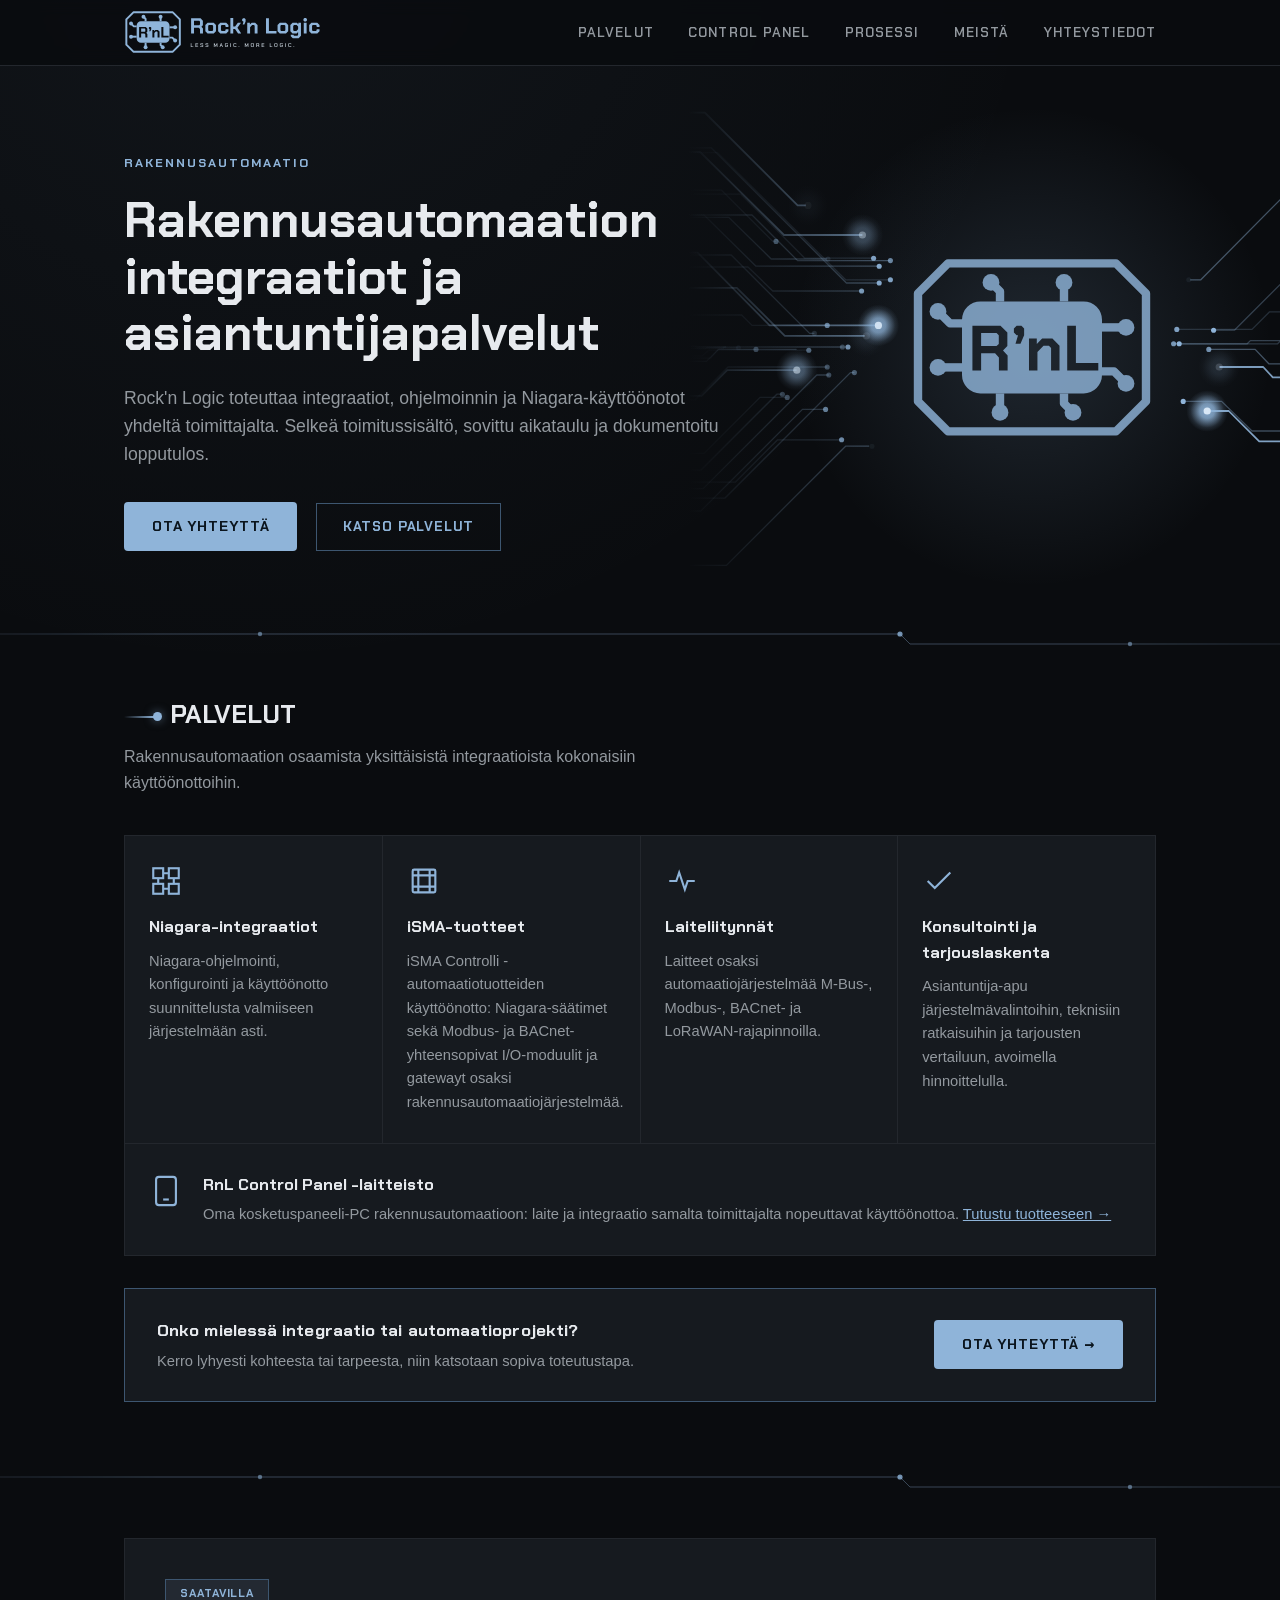
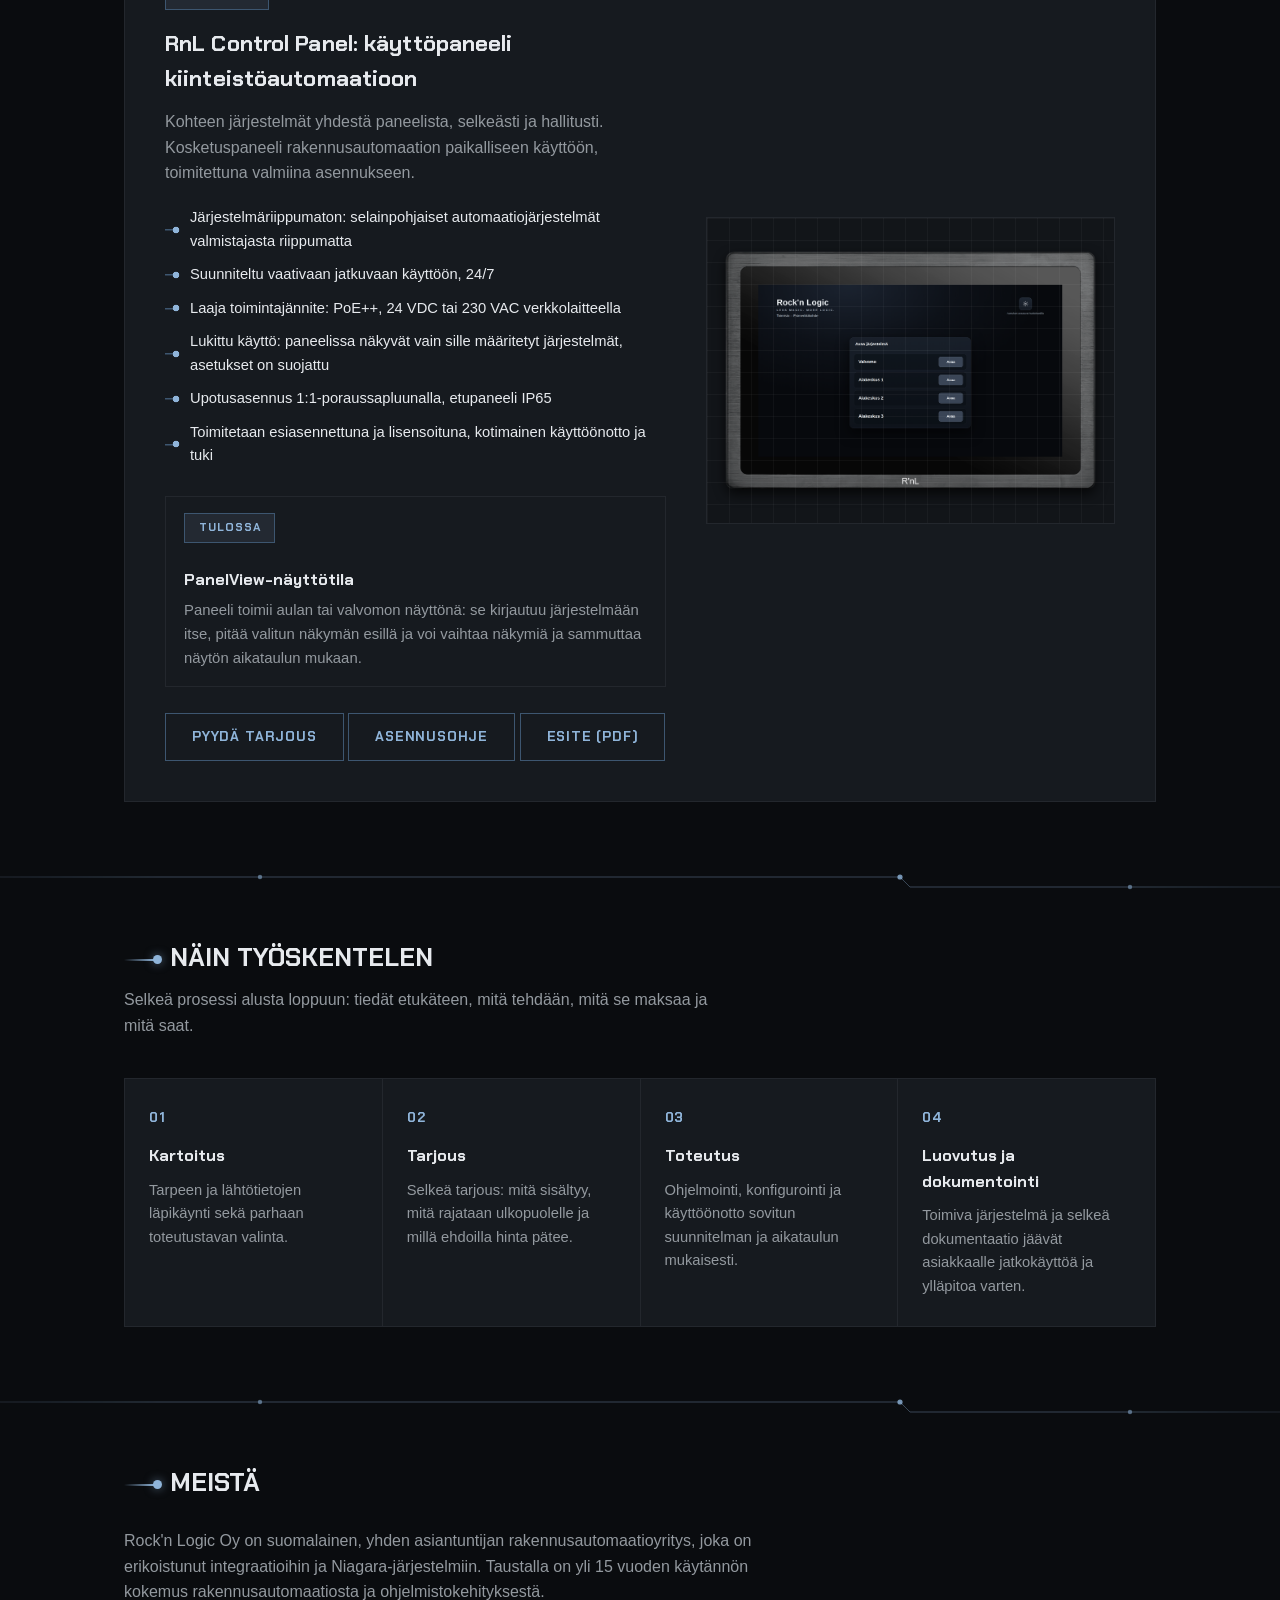
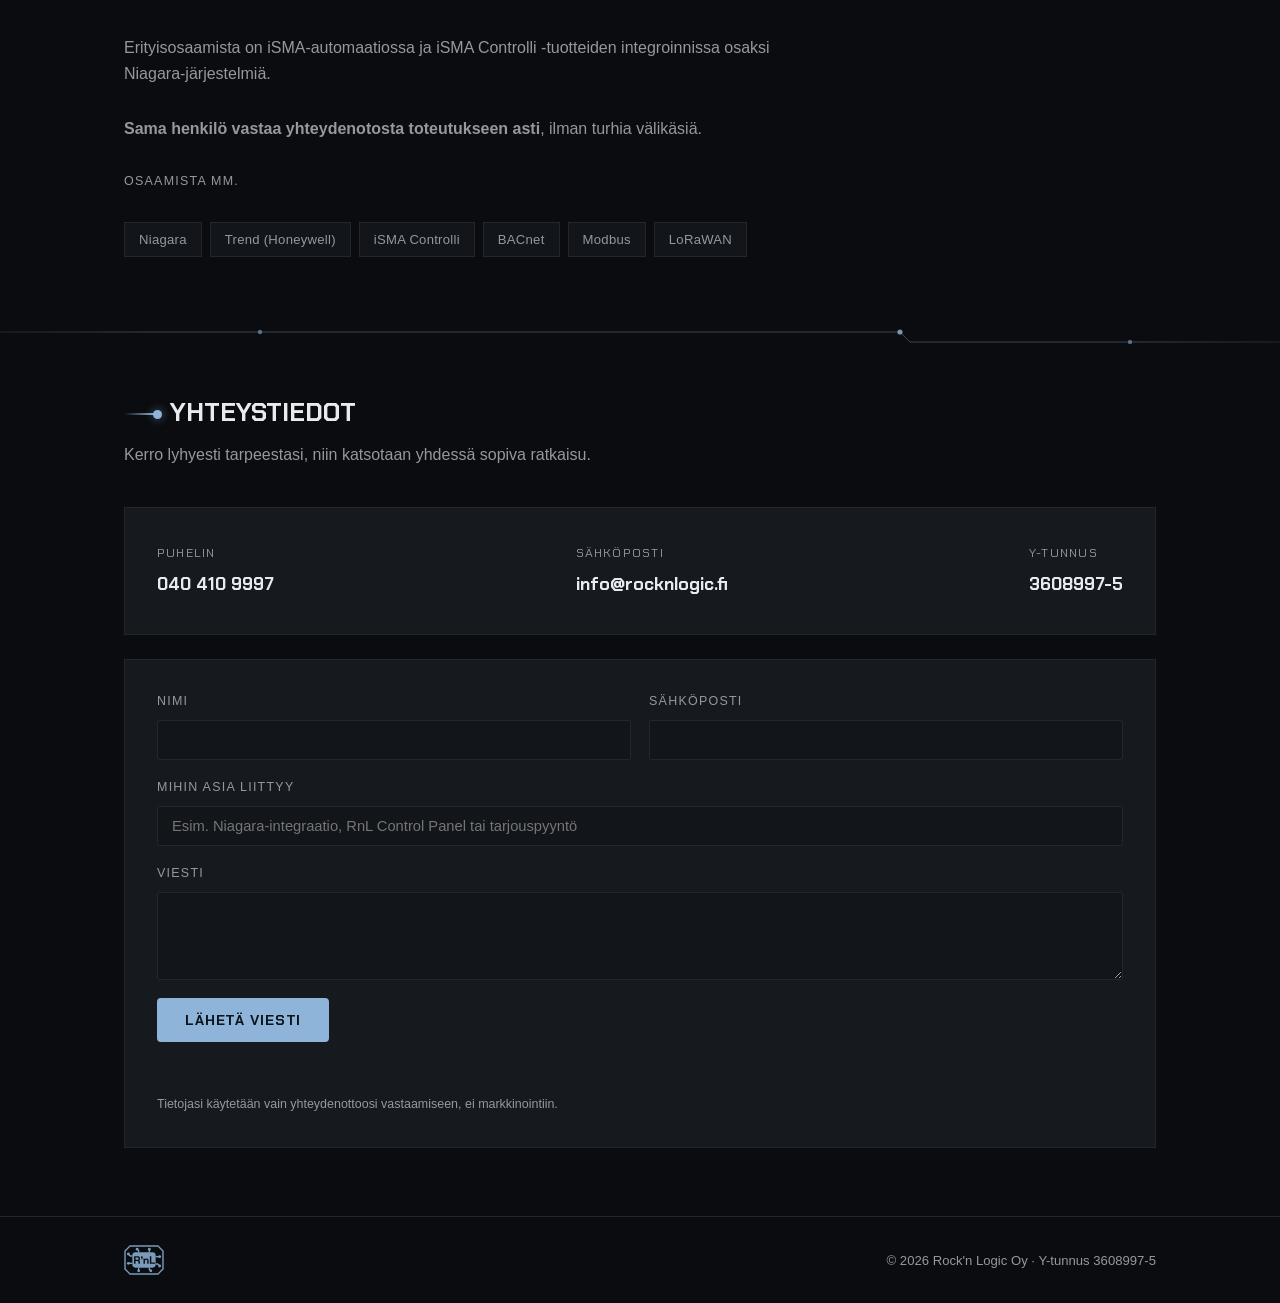
<file: index.html>
<!doctype html>
<html lang="fi">
<head>
<meta charset="utf-8">
<meta name="viewport" content="width=device-width, initial-scale=1">
<title>Rock'n Logic Oy | Rakennusautomaation integraatiot ja asiantuntijapalvelut</title>
<meta name="description" content="Rock'n Logic Oy tarjoaa rakennusautomaation integraatiot: iSMA Controlli -automaatiotuotteet, Niagara-ohjelmoinnin, asiantuntijakonsultoinnin sekä oman RnL Control Panel -kosketuspaneelituotteen.">
<link rel="canonical" href="https://rocknlogic.fi/">
<meta name="theme-color" content="#0a0c0f">

<meta property="og:type" content="website">
<meta property="og:site_name" content="Rock'n Logic Oy">
<meta property="og:locale" content="fi_FI">
<meta property="og:title" content="Rock'n Logic Oy | Rakennusautomaation integraatiot ja asiantuntijapalvelut">
<meta property="og:description" content="Rakennusautomaation integraatiot: iSMA Controlli -automaatiotuotteet, Niagara-ohjelmointi, asiantuntijakonsultointi sekä oma RnL Control Panel -kosketuspaneelituote.">
<meta property="og:url" content="https://rocknlogic.fi/">
<meta name="twitter:card" content="summary">
<meta name="twitter:title" content="Rock'n Logic Oy | Rakennusautomaation integraatiot ja asiantuntijapalvelut">
<meta name="twitter:description" content="Rakennusautomaation integraatiot: iSMA Controlli -automaatiotuotteet, Niagara-ohjelmointi, asiantuntijakonsultointi sekä oma RnL Control Panel -kosketuspaneelituote.">

<script type="application/ld+json">
{
  "@context": "https://schema.org",
  "@type": "Organization",
  "name": "Rock'n Logic Oy",
  "url": "https://rocknlogic.fi/",
  "email": "info@rocknlogic.fi",
  "telephone": "+358404109997",
  "taxID": "3608997-5",
  "vatID": "FI36089975",
  "description": "Rakennusautomaation integraatiot: iSMA Controlli -automaatiotuotteet, Niagara-ohjelmointi, asiantuntijakonsultointi sekä oma RnL Control Panel -kosketuspaneelituote.",
  "areaServed": "FI",
  "address": {
    "@type": "PostalAddress",
    "addressCountry": "FI"
  },
  "knowsAbout": ["Niagara", "Trend", "Honeywell", "iSMA", "BACnet", "Modbus", "LoRaWAN", "M-Bus", "Rakennusautomaatio"]
}
</script>

<link rel="icon" href="/favicon.ico?v=3" sizes="any">
<link rel="icon" type="image/svg+xml" href="/favicon.svg?v=3">
<link rel="icon" type="image/png" sizes="48x48" href="/favicon-48.png?v=3">
<link rel="apple-touch-icon" sizes="180x180" href="/apple-touch-icon.png?v=3">
<style>
  :root{
    --bg:#0a0c0f;
    --bg-alt:#121519;
    --card:#161a1f;
    --text:#e7eaee;
    --text-dim:#93999f;
    --accent:#8fb4d9;
    --accent-dim:#3d5670;
    --silver-1:#f2f4f6;
    --silver-2:#aeb6bd;
    --silver-3:#767e86;
    --border:#23272d;
    --maxw:1080px;
  }
  *{box-sizing:border-box;}
  html{scroll-behavior:smooth;}
  body{
    margin:0;
    background:
      radial-gradient(ellipse at 20% -10%, rgba(143,180,217,0.06), transparent 55%),
      var(--bg);
    background-attachment:fixed;
    color:var(--text);
    font-family:-apple-system,BlinkMacSystemFont,"Segoe UI",Roboto,Helvetica,Arial,sans-serif;
    line-height:1.6;
    -webkit-font-smoothing:antialiased;
    overflow-x:hidden;
  }
  a{color:var(--accent);}
  .wrap{max-width:var(--maxw);margin:0 auto;padding:0 24px;position:relative;}

  .metal{
    background:linear-gradient(180deg, var(--silver-1) 0%, var(--silver-2) 55%, var(--silver-3) 100%);
    -webkit-background-clip:text;background-clip:text;color:transparent;
  }

  header{
    position:sticky;top:0;z-index:10;
    background:rgba(10,12,15,0.88);
    backdrop-filter:blur(8px);
    border-bottom:1px solid transparent;
    transition:border-color .3s ease, box-shadow .3s ease;
  }
  header.scrolled{
    border-bottom-color:var(--border);
    box-shadow:0 8px 24px rgba(0,0,0,0.35);
  }
  header .wrap{
    display:flex;align-items:center;justify-content:space-between;
    padding-top:10px;padding-bottom:10px;
  }
  .logo{
    display:flex;align-items:center;gap:10px;text-decoration:none;flex-shrink:0;
  }
  .logo{transition:opacity .15s ease;}
  .logo:hover{opacity:0.85;}
  .logo-mark{
    font-size:1.6rem;font-weight:900;letter-spacing:0.01em;line-height:1;
    font-family:-apple-system,BlinkMacSystemFont,"Segoe UI",Roboto,Helvetica,Arial,sans-serif;
  }
  .tagline{
    color:var(--text-dim);font-size:0.7rem;font-style:italic;white-space:nowrap;
    letter-spacing:0.02em;padding-left:10px;margin-left:2px;
    border-left:1px solid var(--border);
  }
  .tagline-break{display:none;}
  @media (max-width:640px){
    .logo{flex-direction:column;align-items:flex-start;gap:1px;}
    .tagline{padding-left:0;margin-left:0;border-left:none;}
    .tagline-break{display:inline;}
  }
  nav a{
    position:relative;
    color:var(--text-dim);text-decoration:none;font-size:0.85rem;
    margin-left:30px;transition:color .15s;
    padding-bottom:4px;
    text-transform:uppercase;letter-spacing:0.08em;font-weight:600;
  }
  nav a::after{
    content:"";position:absolute;left:0;bottom:0;height:1px;width:0;
    background:var(--accent);transition:width .25s ease;
  }
  nav a:hover{color:var(--accent);}
  nav a:hover::after{width:100%;}

  .hero{padding:88px 0 76px;position:relative;overflow:hidden;}
  .hero-content{position:relative;z-index:1;}
  .hero-logo-bg{
    position:absolute;top:50%;left:50%;transform:translate(-50%,-50%);
    height:520px;width:auto;
    opacity:0.06;filter:grayscale(0.35);
    pointer-events:none;z-index:0;
  }
  @media (max-width:860px){
    .hero-logo-bg{height:320px;opacity:0.05;}
  }
  .eyebrow{
    color:var(--accent);text-transform:uppercase;letter-spacing:0.16em;
    font-size:0.78rem;font-weight:700;margin:0 0 18px;
    opacity:0;transform:translateY(14px);
    animation:fadeUp .7s ease forwards;
  }
  h1{
    font-size:clamp(2rem,4.5vw,3.1rem);
    line-height:1.14;margin:0 0 22px;font-weight:800;letter-spacing:-0.005em;
    opacity:0;transform:translateY(14px);
    animation:fadeUp .7s ease forwards;animation-delay:.1s;
  }
  .lede{
    font-size:1.1rem;color:var(--text-dim);max-width:620px;margin:0 0 34px;
    opacity:0;transform:translateY(14px);
    animation:fadeUp .7s ease forwards;animation-delay:.2s;
  }
  .hero .btn, .hero .btn-outline{
    opacity:0;transform:translateY(14px);
    animation:fadeUp .7s ease forwards;animation-delay:.3s;
  }
  .hero-secondary{margin-left:14px;}
  @media (max-width:520px){
    .hero-secondary{margin-left:0;margin-top:12px;}
  }
  @keyframes fadeUp{to{opacity:1;transform:translateY(0);}}
  .btn{
    display:inline-block;background:var(--accent);color:#0a141d;
    padding:13px 28px;border-radius:4px;text-decoration:none;
    font-weight:700;font-size:0.9rem;text-transform:uppercase;letter-spacing:0.06em;
    transition:transform .15s ease, background .15s ease, box-shadow .15s ease;
  }
  .btn:hover{background:#a9c7e6;transform:translateY(-2px);box-shadow:0 10px 24px rgba(143,180,217,0.2);}

  section{padding:68px 0;border-top:1px solid var(--border);}
  h2{
    font-size:1.6rem;margin:0 0 8px;font-weight:800;letter-spacing:0.01em;
    text-transform:uppercase;
  }
  .section-intro{color:var(--text-dim);margin:0 0 40px;max-width:600px;}

  .grid{
    display:grid;grid-template-columns:repeat(auto-fit,minmax(240px,1fr));
    gap:1px;background:var(--border);border:1px solid var(--border);
  }
  .card{
    background:var(--card);
    padding:28px 24px;
    transition:background .25s ease;
    position:relative;
  }
  .card:hover{background:#191d23;}
  .card h3{margin:0 0 10px;font-size:1rem;font-weight:700;color:var(--text);}
  .card p{margin:0;color:var(--text-dim);font-size:0.92rem;}
  .card-wide{grid-column:1/-1;display:flex;align-items:center;gap:20px;}
  .card-wide .icon{margin-bottom:0;flex:none;}
  .card-wide h3{margin:0 0 6px;}
  @media (max-width:560px){
    .card-wide{flex-direction:column;align-items:flex-start;}
  }
  .card .icon{
    width:34px;height:34px;margin-bottom:16px;
    color:var(--accent);
  }
  .card .icon svg{width:100%;height:100%;}
  .step-num{color:var(--accent);font-weight:800;font-size:0.85rem;letter-spacing:0.06em;margin-bottom:14px;}

  .reveal{
    opacity:0;transform:translateY(28px);
    transition:opacity .6s ease, transform .6s ease;
  }
  .reveal.visible{opacity:1;transform:translateY(0);}

  .product{
    display:grid;grid-template-columns:1.1fr 0.9fr;gap:40px;align-items:center;
    background:var(--card);border:1px solid var(--border);
    padding:40px;
  }
  .badge{
    display:inline-block;background:rgba(143,180,217,0.1);color:var(--accent);
    border:1px solid var(--accent-dim);
    padding:5px 14px;font-size:0.72rem;font-weight:700;letter-spacing:0.08em;
    text-transform:uppercase;margin-bottom:16px;
  }
  .product h2{font-size:1.4rem;margin:0 0 12px;font-weight:800;letter-spacing:0.005em;text-transform:none;}
  .product p{color:var(--text-dim);margin:0 0 20px;max-width:480px;}
  .feature-list{list-style:none;margin:0 0 28px;padding:0;display:grid;gap:10px;}
  .feature-list li{
    display:flex;align-items:center;gap:10px;color:var(--text);font-size:0.92rem;
  }
  .feature-list li::before{
    content:"";width:5px;height:5px;background:var(--accent);flex:none;
    transform:rotate(45deg);
  }
  .btn-outline{
    display:inline-block;background:transparent;color:var(--accent);
    border:1px solid var(--accent-dim);padding:12px 26px;
    text-decoration:none;font-weight:700;font-size:0.85rem;
    text-transform:uppercase;letter-spacing:0.06em;
    transition:background .2s ease, transform .2s ease, border-color .2s ease;
  }
  .btn-outline:hover{background:rgba(143,180,217,0.08);transform:translateY(-2px);border-color:var(--accent);}
  .product-visual{
    aspect-ratio:4/3;
    background:var(--bg-alt);
    border:1px solid var(--border);
    display:flex;align-items:center;justify-content:center;
    position:relative;overflow:hidden;
  }
  .product-visual::before{
    content:"";position:absolute;inset:0;
    background-image:
      linear-gradient(rgba(255,255,255,0.035) 1px, transparent 1px),
      linear-gradient(90deg, rgba(255,255,255,0.035) 1px, transparent 1px);
    background-size:22px 22px;
  }
  .product-visual span{
    position:relative;color:var(--text-dim);font-size:0.78rem;letter-spacing:0.1em;
    text-transform:uppercase;border:1px solid var(--border);padding:6px 12px;background:var(--bg);
  }

  .inline-cta{
    display:flex;flex-wrap:wrap;gap:24px;align-items:center;justify-content:space-between;
    background:var(--card);border:1px solid var(--accent-dim);
    padding:28px 32px;margin-top:32px;
  }
  .inline-cta h3{margin:0 0 6px;font-size:1.05rem;font-weight:800;letter-spacing:0.005em;}
  .inline-cta p{margin:0;color:var(--text-dim);font-size:0.92rem;}
  .inline-cta .btn{flex:none;}
  @media (max-width:560px){
    .inline-cta{flex-direction:column;align-items:flex-start;}
  }

  .about{display:grid;grid-template-columns:1fr;gap:16px;}
  .about p{color:var(--text-dim);margin:0 0 14px;max-width:680px;}
  .tag-heading{color:var(--text-dim);font-size:0.78rem;text-transform:uppercase;letter-spacing:0.1em;margin:20px 0 10px;}
  .tag-row{display:flex;flex-wrap:wrap;gap:8px;margin-top:0;}
  .tag{
    background:var(--bg-alt);border:1px solid var(--border);color:var(--text-dim);
    padding:6px 14px;font-size:0.82rem;letter-spacing:0.02em;
  }

  .contact-card{
    background:var(--card);border:1px solid var(--border);
    padding:36px 32px;display:flex;flex-wrap:wrap;gap:32px;justify-content:space-between;align-items:center;
  }
  .contact-item .label{color:var(--text-dim);font-size:0.78rem;text-transform:uppercase;letter-spacing:0.1em;margin-bottom:6px;}
  .contact-item .value{font-size:1.1rem;font-weight:700;}
  .contact-item a{color:var(--text);text-decoration:none;}
  .contact-item a:hover{color:var(--accent);}

  .contact-form{
    background:var(--card);border:1px solid var(--border);
    padding:32px;margin-top:24px;display:grid;gap:18px;
  }
  .hp-field{position:absolute;left:-9999px;width:1px;height:1px;opacity:0;}
  .form-row{display:grid;grid-template-columns:1fr 1fr;gap:18px;}
  @media (max-width:560px){.form-row{grid-template-columns:1fr;}}
  .form-field{display:flex;flex-direction:column;gap:8px;}
  .form-field label{
    color:var(--text-dim);font-size:0.78rem;text-transform:uppercase;letter-spacing:0.1em;
  }
  .form-field input, .form-field select, .form-field textarea{
    background:var(--bg-alt);border:1px solid var(--border);color:var(--text);
    padding:11px 14px;font-size:0.92rem;font-family:inherit;border-radius:2px;
  }
  .form-field input:focus, .form-field select:focus, .form-field textarea:focus{
    outline:none;border-color:var(--accent);
  }
  .form-field textarea{resize:vertical;}
  .contact-form .btn{border:none;cursor:pointer;justify-self:start;}
  .form-status{margin:0;font-size:0.88rem;min-height:1.2em;}
  .form-status.ok{color:#8fd9a8;}
  .form-status.err{color:#d98f8f;}
  .form-privacy{margin:0;color:var(--text-dim);font-size:0.78rem;}

  footer{
    border-top:1px solid var(--border);padding:28px 0;color:var(--text-dim);font-size:0.82rem;
  }
  footer .wrap{display:flex;justify-content:space-between;align-items:center;flex-wrap:wrap;gap:8px;}
  .footer-mark{font-size:1rem;opacity:0.75;}

  @media (prefers-reduced-motion:reduce){
    *{animation:none !important;transition:none !important;}
    .reveal{opacity:1;transform:none;}
  }

  a:focus-visible, button:focus-visible, input:focus-visible, textarea:focus-visible{
    outline:2px solid var(--accent);outline-offset:3px;
  }

  .skip-link{
    position:absolute;left:12px;top:-60px;z-index:100;
    background:var(--accent);color:#0a141d;
    padding:10px 18px;font-weight:700;font-size:0.85rem;
    text-decoration:none;transition:top .2s ease;
    border-radius:4px;
  }
  .skip-link:focus{top:12px;}

  @media (max-width:720px){
    .product{grid-template-columns:1fr;padding:28px;}
  }
  @media (max-width:560px){
    nav a{margin-left:14px;font-size:0.72rem;}
    .contact-card{flex-direction:column;align-items:flex-start;}
    section{padding:52px 0;}
    .hero{padding:60px 0 48px;}
  }

  /* Brändiuudistus 2026-11-15: R'nL-merkki ja johdinkuvio */
  .logo-merkki{height:42px;width:auto;display:block;}
  .logo-tunnus{height:44px;width:auto;display:block;}
  @media (max-width:640px){.logo-tunnus{height:36px;}
    header .wrap{flex-wrap:wrap;row-gap:8px;}
    header nav{width:100%;display:flex;flex-wrap:wrap;gap:4px 16px;}
    header nav a{margin-left:0;}}
  .footer-merkki{height:30px;opacity:.85;}
  .hero-kuvio{position:absolute;inset:0;width:100%;height:100%;object-fit:cover;object-position:right center;
    pointer-events:none;z-index:0;}
  .hero-kuvio-kevyt{opacity:.5;}
  .hero-content{max-width:640px;}
  @media (max-width:860px){.hero-kuvio{opacity:.22;} .hero-kuvio:not(.hero-kuvio-kevyt){display:none;}}

  /* Brändielementit selaillessa (2026-11-15): logon muotokieli, johtimet ja solmut */
  section:not(.hero){border-top:none;background:url(/rnl-erotin.svg) top center/1600px 24px no-repeat;}
  section:not(.hero) > .wrap > h2{position:relative;padding-left:46px;}
  section:not(.hero) > .wrap > h2::before{content:"";position:absolute;left:0;top:50%;width:31px;height:2px;
    background:linear-gradient(90deg,transparent,var(--accent));}
  section:not(.hero) > .wrap > h2::after{content:"";position:absolute;left:29px;top:50%;width:9px;height:9px;
    margin-top:-3.5px;border-radius:50%;background:var(--accent);box-shadow:0 0 10px rgba(143,180,217,.55);}
  .card::before{content:"";position:absolute;left:0;top:0;height:2px;width:0;background:var(--accent);
    transition:width .35s ease;}
  .card::after{content:"";position:absolute;left:52px;top:-3px;width:8px;height:8px;border-radius:50%;
    background:var(--accent);box-shadow:0 0 12px rgba(143,180,217,.7);opacity:0;transition:opacity .2s ease .25s;}
  .card:hover::before{width:56px;}
  .card:hover::after{opacity:1;}
  .feature-list li::before{width:15px;height:8px;transform:none;
    background:radial-gradient(circle at 11px 50%,var(--accent) 0 3px,transparent 3.6px),
      linear-gradient(var(--accent-dim),var(--accent-dim)) left center/9px 1.5px no-repeat;}
  @media (prefers-reduced-motion:reduce){.card::before,.card::after{transition:none;}}

  /* Brändifontti Chakra Petch (OFL, 2026-11-18): otsikot, valikko, painikkeet ja tunnisteet. Leipäteksti järjestelmäfontilla. */
  @font-face{font-family:"Chakra Petch";src:url(/fontit/ChakraPetch-Regular.woff) format("woff");font-weight:400;font-display:swap;}
  @font-face{font-family:"Chakra Petch";src:url(/fontit/ChakraPetch-SemiBold.woff) format("woff");font-weight:600;font-display:swap;}
  @font-face{font-family:"Chakra Petch";src:url(/fontit/ChakraPetch-Bold.woff) format("woff");font-weight:700 900;font-display:swap;}
  h1,h2,h3,.eyebrow,nav a,.btn,.btn-outline,.badge,.step-num,.contact-item .label,.contact-item .value,.crumbs,
  .valinta strong,.nro{font-family:"Chakra Petch",-apple-system,BlinkMacSystemFont,"Segoe UI",Roboto,Arial,sans-serif;}
  h1,h2{letter-spacing:0;}
</style>
<script defer src="https://cloud.umami.is/script.js" data-website-id="42bd64be-528b-48d9-8e58-5ce0d96f5cec"></script>
<script>
(function () {
  var rajat = [25, 50, 75, 100];
  var lahetetyt = {};

  function tarkista() {
    var korkeus = document.body.scrollHeight - window.innerHeight;
    if (korkeus <= 0) return;
    var osuus = Math.round((window.scrollY / korkeus) * 100);

    rajat.forEach(function (raja) {
      if (osuus >= raja && !lahetetyt[raja]) {
        lahetetyt[raja] = true;
        if (typeof umami !== 'undefined') {
          umami.track('vieritys', { syvyys: raja });
        }
      }
    });
  }

  var ajastin;
  window.addEventListener('scroll', function () {
    clearTimeout(ajastin);
    ajastin = setTimeout(tarkista, 200);
  }, { passive: true });
})();
</script>
<style>.tulossa{margin:6px 0 26px;padding:16px 18px;border:1px solid var(--border,#23272d);background:var(--card,#161a1f);}.tulossa h3{margin:8px 0 6px;font-size:1rem;}.tulossa p{margin:0;color:var(--text-dim,#93999f);font-size:.93rem;}.cp-kuva{width:100%;height:auto;display:block;}</style>
</head>
<body>

<a class="skip-link" href="#main-content">Siirry sisältöön</a>

<header>
  <div class="wrap">
    <a class="logo" href="#">
      <img class="logo-tunnus" src="/rnl-tunnus.svg" alt="Rock'n Logic. Less magic. More logic." width="190" height="44">
    </a>
    <nav aria-label="Päävalikko">
      <a href="#palvelut">Palvelut</a>
      <a href="#paneelipc" class="nav-cp">Control Panel</a>
      <a href="#prosessi" class="nav-prosessi">Prosessi</a>
      <a href="#meista" class="nav-meista">Meistä</a>
      <a href="#yhteystiedot">Yhteystiedot</a>
    </nav>
  </div>
</header>

<main id="main-content">
<section class="hero">
    <img class="hero-kuvio" src="/rnl-hero.svg?v=3" alt="" aria-hidden="true">
  <div class="wrap">
    <div class="hero-content">
      <p class="eyebrow">Rakennusautomaatio</p>
      <h1>Rakennusautomaation integraatiot ja asiantuntijapalvelut</h1>
      <p class="lede">
        Rock'n Logic toteuttaa integraatiot, ohjelmoinnin ja Niagara-käyttöönotot yhdeltä
        toimittajalta. Selkeä toimitussisältö, sovittu aikataulu ja dokumentoitu lopputulos.
      </p>
      <a class="btn" href="#yhteystiedot" data-umami-event="ota-yhteytta" data-umami-event-sijainti="hero">Ota yhteyttä</a>
      <a class="btn-outline hero-secondary" href="#palvelut" data-umami-event="katso-palvelut" data-umami-event-sijainti="hero">Katso palvelut</a>
    </div>
  </div>
</section>

<section id="palvelut">
  <div class="wrap">
    <h2 class="reveal">Palvelut</h2>
    <p class="section-intro reveal">Rakennusautomaation osaamista yksittäisistä integraatioista kokonaisiin käyttöönottoihin.</p>
    <div class="grid">
      <div class="card reveal">
        <div class="icon"><svg viewBox="0 0 24 24" fill="none" stroke="currentColor" stroke-width="1.5"><rect x="3" y="3" width="7" height="7"/><rect x="14" y="3" width="7" height="7"/><rect x="3" y="14" width="7" height="7"/><rect x="14" y="14" width="7" height="7"/><path d="M10 6.5h4M6.5 10v4M17.5 10v4M10 17.5h4"/></svg></div>
        <h3>Niagara-integraatiot</h3>
        <p>Niagara-ohjelmointi, konfigurointi ja käyttöönotto suunnittelusta valmiiseen järjestelmään asti.</p>
      </div>
      <div class="card reveal" style="transition-delay:.08s">
        <div class="icon"><svg viewBox="0 0 24 24" fill="none" stroke="currentColor" stroke-width="1.5"><rect x="4" y="4" width="16" height="16" rx="1"/><path d="M8 4v16M16 4v16M4 8h16M4 16h16"/></svg></div>
        <h3>iSMA-tuotteet</h3>
        <p>iSMA Controlli -automaatiotuotteiden käyttöönotto: Niagara-säätimet sekä Modbus- ja BACnet-yhteensopivat I/O-moduulit ja gatewayt osaksi rakennusautomaatiojärjestelmää.</p>
      </div>
      <div class="card reveal" style="transition-delay:.16s">
        <div class="icon"><svg viewBox="0 0 24 24" fill="none" stroke="currentColor" stroke-width="1.5"><path d="M3 12h5l2-6 4 12 2-6h5"/></svg></div>
        <h3>Laiteliitynnät</h3>
        <p>Laitteet osaksi automaatiojärjestelmää M‑Bus-, Modbus-, BACnet- ja LoRaWAN-rajapinnoilla.</p>
      </div>
      <div class="card reveal" style="transition-delay:.24s">
        <div class="icon"><svg viewBox="0 0 24 24" fill="none" stroke="currentColor" stroke-width="1.5"><path d="M4 12l5 5L20 6"/></svg></div>
        <h3>Konsultointi ja tarjouslaskenta</h3>
        <p>Asiantuntija-apu järjestelmävalintoihin, teknisiin ratkaisuihin ja tarjousten vertailuun, avoimella hinnoittelulla.</p>
      </div>
      <div class="card card-wide reveal" style="transition-delay:.32s">
        <div class="icon"><svg viewBox="0 0 24 24" fill="none" stroke="currentColor" stroke-width="1.5"><rect x="5" y="2" width="14" height="20" rx="2"/><path d="M10 18h4"/></svg></div>
        <div>
          <h3>RnL Control Panel -laitteisto</h3>
          <p>Oma kosketuspaneeli-PC rakennusautomaatioon: laite ja integraatio samalta toimittajalta nopeuttavat käyttöönottoa. <a href="#paneelipc" data-umami-event="control-panel-kiinnostus" data-umami-event-sijainti="palvelut-kortti">Tutustu tuotteeseen →</a></p>
        </div>
      </div>
    </div>
    <div class="inline-cta reveal">
      <div>
        <h3>Onko mielessä integraatio tai automaatioprojekti?</h3>
        <p>Kerro lyhyesti kohteesta tai tarpeesta, niin katsotaan sopiva toteutustapa.</p>
      </div>
      <a class="btn" href="#yhteystiedot" data-umami-event="ota-yhteytta" data-umami-event-sijainti="palvelut-cta">Ota yhteyttä →</a>
    </div>
  </div>
</section>

<section id="paneelipc">
  <div class="wrap">
    <div class="product reveal">
      <div>
        <span class="badge">Saatavilla</span>
        <h2>RnL Control Panel: käyttöpaneeli kiinteistöautomaatioon</h2>
        <p>
          Kohteen järjestelmät yhdestä paneelista, selkeästi ja hallitusti. Kosketuspaneeli
          rakennusautomaation paikalliseen käyttöön, toimitettuna valmiina asennukseen.
        </p>
        <ul class="feature-list">
          <li>Järjestelmäriippumaton: selainpohjaiset automaatiojärjestelmät valmistajasta riippumatta</li><li>Suunniteltu vaativaan jatkuvaan käyttöön, 24/7</li><li>Laaja toimintajännite: PoE++, 24 VDC tai 230 VAC verkkolaitteella</li><li>Lukittu käyttö: paneelissa näkyvät vain sille määritetyt järjestelmät, asetukset on suojattu</li><li>Upotusasennus 1:1-poraussapluunalla, etupaneeli IP65</li><li>Toimitetaan esiasennettuna ja lisensoituna, kotimainen käyttöönotto ja tuki</li>
        </ul>
        <div class="tulossa"><span class="badge">Tulossa</span><h3>PanelView-näyttötila</h3><p>Paneeli toimii aulan tai valvomon näyttönä: se kirjautuu järjestelmään itse, pitää valitun näkymän esillä ja voi vaihtaa näkymiä ja sammuttaa näytön aikataulun mukaan.</p></div>
        <a class="btn-outline" href="#yhteystiedot" data-umami-event="control-panel-kiinnostus" data-umami-event-sijainti="tuote-osio">Pyydä tarjous</a>
        <a class="btn-outline" href="/kayttoonotto" data-umami-event="control-panel-ohje" data-umami-event-sijainti="tuote-osio">Asennusohje</a> <a class="btn-outline" href="/rnl-control-panel-esite.pdf" target="_blank" rel="noopener" data-umami-event="control-panel-esite" data-umami-event-sijainti="tuote-osio">Esite (PDF)</a>
      </div>
      <div class="product-visual"><img class="cp-kuva" src="/rnl-control-panel.png" alt="RnL Control Panel -kosketuspaneeli" width="1000" height="675" loading="lazy"></div>
    </div>
  </div>
</section>

<section id="prosessi">
  <div class="wrap">
    <h2 class="reveal">Näin työskentelen</h2>
    <p class="section-intro reveal">Selkeä prosessi alusta loppuun: tiedät etukäteen, mitä tehdään, mitä se maksaa ja mitä saat.</p>
    <div class="grid">
      <div class="card reveal">
        <div class="step-num">01</div>
        <h3>Kartoitus</h3>
        <p>Tarpeen ja lähtötietojen läpikäynti sekä parhaan toteutustavan valinta.</p>
      </div>
      <div class="card reveal" style="transition-delay:.08s">
        <div class="step-num">02</div>
        <h3>Tarjous</h3>
        <p>Selkeä tarjous: mitä sisältyy, mitä rajataan ulkopuolelle ja millä ehdoilla hinta pätee.</p>
      </div>
      <div class="card reveal" style="transition-delay:.16s">
        <div class="step-num">03</div>
        <h3>Toteutus</h3>
        <p>Ohjelmointi, konfigurointi ja käyttöönotto sovitun suunnitelman ja aikataulun mukaisesti.</p>
      </div>
      <div class="card reveal" style="transition-delay:.24s">
        <div class="step-num">04</div>
        <h3>Luovutus ja dokumentointi</h3>
        <p>Toimiva järjestelmä ja selkeä dokumentaatio jäävät asiakkaalle jatkokäyttöä ja ylläpitoa varten.</p>
      </div>
    </div>
  </div>
</section>

<section id="meista">
  <div class="wrap about">
    <h2 class="reveal">Meistä</h2>
    <p class="reveal">
      Rock'n Logic Oy on suomalainen, yhden asiantuntijan rakennusautomaatioyritys, joka on
      erikoistunut integraatioihin ja Niagara-järjestelmiin. Taustalla on yli 15 vuoden
      käytännön kokemus rakennusautomaatiosta ja ohjelmistokehityksestä.
    </p>
    <p class="reveal">
      Erityisosaamista on iSMA-automaatiossa ja iSMA Controlli -tuotteiden integroinnissa
      osaksi Niagara-järjestelmiä.
    </p>
    <p class="reveal"><strong>Sama henkilö vastaa yhteydenotosta toteutukseen asti</strong>, ilman turhia välikäsiä.</p>
    <p class="tag-heading reveal">Osaamista mm.</p>
    <div class="tag-row reveal">
      <span class="tag">Niagara</span>
      <span class="tag">Trend (Honeywell)</span>
      <span class="tag">iSMA Controlli</span>
      <span class="tag">BACnet</span>
      <span class="tag">Modbus</span>
      <span class="tag">LoRaWAN</span>
    </div>
  </div>
</section>

<section id="yhteystiedot">
  <div class="wrap">
    <h2 class="reveal">Yhteystiedot</h2>
    <p class="section-intro reveal">Kerro lyhyesti tarpeestasi, niin katsotaan yhdessä sopiva ratkaisu.</p>
    <div class="contact-card reveal">
      <div class="contact-item">
        <div class="label">Puhelin</div>
        <div class="value"><a href="tel:+358404109997" data-umami-event="yhteydenotto" data-umami-event-tyyppi="puhelin">040 410 9997</a></div>
      </div>
      <div class="contact-item">
        <div class="label">Sähköposti</div>
        <div class="value"><a href="mailto:info@rocknlogic.fi" data-umami-event="yhteydenotto" data-umami-event-tyyppi="sahkoposti">info@rocknlogic.fi</a></div>
      </div>
      <div class="contact-item">
        <div class="label">Y-tunnus</div>
        <div class="value">3608997-5</div>
      </div>
    </div>

    <form id="contact-form" class="contact-form reveal" action="https://formspree.io/f/xjykgkld" method="POST">
      <input type="text" name="_gotcha" class="hp-field" tabindex="-1" autocomplete="off">
      <div class="form-row">
        <div class="form-field">
          <label for="cf-name">Nimi</label>
          <input type="text" id="cf-name" name="name" required>
        </div>
        <div class="form-field">
          <label for="cf-email">Sähköposti</label>
          <input type="email" id="cf-email" name="email" required>
        </div>
      </div>
      <div class="form-field">
        <label for="cf-topic">Mihin asia liittyy</label>
        <input type="text" id="cf-topic" name="topic" placeholder="Esim. Niagara-integraatio, RnL Control Panel tai tarjouspyyntö">
      </div>
      <div class="form-field">
        <label for="cf-message">Viesti</label>
        <textarea id="cf-message" name="message" rows="4" required></textarea>
      </div>
      <button type="submit" class="btn">Lähetä viesti</button>
      <p class="form-status" aria-live="polite"></p>
      <p class="form-privacy">Tietojasi käytetään vain yhteydenottoosi vastaamiseen, ei markkinointiin.</p>
    </form>
  </div>
</section>
</main>

<footer>
  <div class="wrap">
    <img class="logo-merkki footer-merkki" src="/rnl-merkki.svg" alt="R'nL" width="40" height="30">
    <span>© 2026 Rock'n Logic Oy · Y-tunnus 3608997-5</span>
  </div>
</footer>

<script>
  var header = document.querySelector('header');
  window.addEventListener('scroll', function(){
    header.classList.toggle('scrolled', window.scrollY > 8);
  }, { passive: true });

  var revealEls = document.querySelectorAll('.reveal');
  if ('IntersectionObserver' in window) {
    var io = new IntersectionObserver(function(entries){
      entries.forEach(function(entry){
        if (entry.isIntersecting) {
          entry.target.classList.add('visible');
          io.unobserve(entry.target);
        }
      });
    }, { threshold: 0.15, rootMargin: '0px 0px -40px 0px' });
    revealEls.forEach(function(el){ io.observe(el); });
  } else {
    revealEls.forEach(function(el){ el.classList.add('visible'); });
  }

  var contactForm = document.getElementById('contact-form');
  if (contactForm) {
    var statusEl = contactForm.querySelector('.form-status');
    contactForm.addEventListener('submit', function(e){
      e.preventDefault();
      var submitBtn = contactForm.querySelector('button[type="submit"]');
      submitBtn.disabled = true;
      statusEl.textContent = 'Lähetetään...';
      statusEl.className = 'form-status';

      fetch(contactForm.action, {
        method: 'POST',
        body: new FormData(contactForm),
        headers: { 'Accept': 'application/json' }
      }).then(function(response){
        if (response.ok) {
          statusEl.textContent = 'Kiitos viestistä! Vastaan mahdollisimman pian.';
          statusEl.className = 'form-status ok';
          contactForm.reset();
        } else {
          statusEl.textContent = 'Viestin lähetys epäonnistui. Kokeile hetken päästä uudelleen tai lähetä sähköpostia suoraan.';
          statusEl.className = 'form-status err';
        }
      }).catch(function(){
        statusEl.textContent = 'Viestin lähetys epäonnistui. Kokeile hetken päästä uudelleen tai lähetä sähköpostia suoraan.';
        statusEl.className = 'form-status err';
      }).finally(function(){
        submitBtn.disabled = false;
      });
    });
  }
</script>

</body>
</html>
</file>
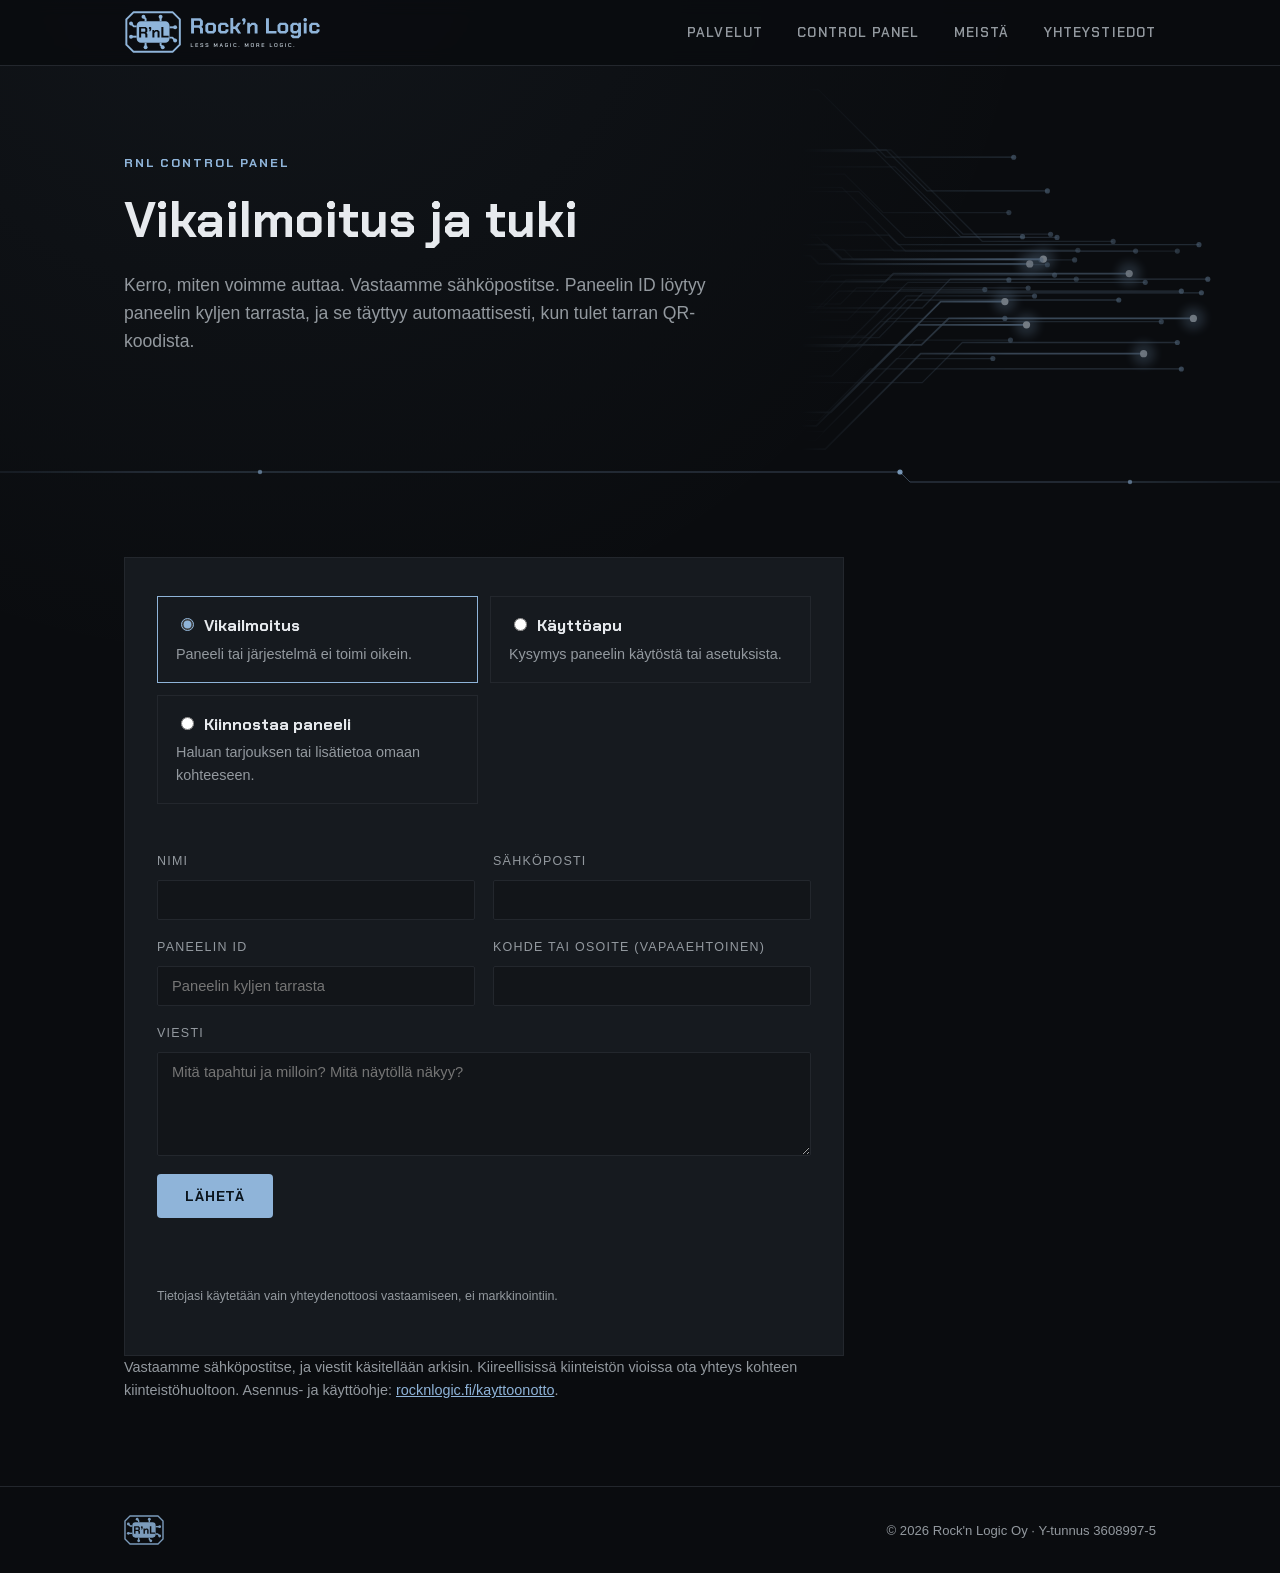
<file: huolto.html>
<!doctype html>
<html lang="fi">
<head>
<meta charset="utf-8">
<meta name="viewport" content="width=device-width, initial-scale=1">
<title>RnL Control Panel: vikailmoitus ja tuki | Rock'n Logic</title>
<meta name="description" content="RnL Control Panel -paneelin vikailmoitus, käyttöapu ja yhteydenotto. Paneelin tarran QR-koodi tuo tänne laitteen tunnisteen kanssa.">
<meta name="robots" content="noindex">
<link rel="canonical" href="https://rocknlogic.fi/huolto">
<meta name="theme-color" content="#0a0c0f">
<link rel="icon" href="/favicon.ico?v=3" sizes="any">
<link rel="icon" type="image/svg+xml" href="/favicon.svg?v=3">
<link rel="icon" type="image/png" sizes="48x48" href="/favicon-48.png?v=3">
<link rel="apple-touch-icon" sizes="180x180" href="/apple-touch-icon.png?v=3">
<link rel="stylesheet" href="/rnl.css">
<style>
  .valinnat{display:grid;gap:12px;grid-template-columns:repeat(auto-fit,minmax(220px,1fr));margin:6px 0 30px;}
  .valinta{display:block;padding:16px 18px;border:1px solid var(--border);background:var(--card);cursor:pointer;}
  .valinta input{margin-right:10px;accent-color:var(--accent);}
  .valinta strong{color:var(--text);}
  .valinta span{display:block;color:var(--text-dim);font-size:.9rem;margin-top:4px;}
  .valinta:has(input:checked){border-color:var(--accent);}
  #f-laite[readonly]{color:var(--accent);font-weight:700;letter-spacing:.06em;}
  .huom{color:var(--text-dim);font-size:.9rem;margin:18px 0 0;}
</style>
</head>
<body>
<a class="skip-link" href="#main-content">Siirry sisältöön</a>
<header>
  <div class="wrap">
    <a class="logo" href="/">
      <img class="logo-tunnus" src="/rnl-tunnus.svg" alt="Rock'n Logic. Less magic. More logic." width="190" height="44">
    </a>
    <nav aria-label="Päävalikko">
      <a href="/#palvelut">Palvelut</a>
      <a href="/#paneelipc" class="nav-cp">Control Panel</a>
      <a href="/#meista" class="nav-meista">Meistä</a>
      <a href="/#yhteystiedot">Yhteystiedot</a>
    </nav>
  </div>
</header>
<main id="main-content">
<section class="hero">
  <img class="hero-kuvio hero-kuvio-kevyt" src="/rnl-johtimet.svg" alt="" aria-hidden="true">
  <div class="wrap">
    <div class="hero-content">
      <p class="eyebrow">RnL Control Panel</p>
      <h1>Vikailmoitus ja tuki</h1>
      <p class="lede">Kerro, miten voimme auttaa. Vastaamme sähköpostitse. Paneelin ID löytyy paneelin kyljen tarrasta, ja se täyttyy automaattisesti, kun tulet tarran QR-koodista.</p>
    </div>
  </div>
</section>
<section>
  <div class="wrap">
    <div class="prose">
      <form id="huolto-form" class="contact-form" action="https://formspree.io/f/xjykgkld" method="POST">
        <input type="text" name="_gotcha" class="hp-field" tabindex="-1" autocomplete="off">
        <input type="hidden" name="_subject" id="f-subject" value="RnL Control Panel: yhteydenotto">
        <div class="valinnat" role="radiogroup" aria-label="Mihin asia liittyy">
          <label class="valinta"><input type="radio" name="topic" value="Vikailmoitus" checked><strong>Vikailmoitus</strong><span>Paneeli tai järjestelmä ei toimi oikein.</span></label>
          <label class="valinta"><input type="radio" name="topic" value="Käyttöapu"><strong>Käyttöapu</strong><span>Kysymys paneelin käytöstä tai asetuksista.</span></label>
          <label class="valinta"><input type="radio" name="topic" value="Kiinnostus RnL Control Paneliin"><strong>Kiinnostaa paneeli</strong><span>Haluan tarjouksen tai lisätietoa omaan kohteeseen.</span></label>
        </div>
        <div class="form-row">
          <div class="form-field"><label for="f-name">Nimi</label><input type="text" id="f-name" name="name" required></div>
          <div class="form-field"><label for="f-email">Sähköposti</label><input type="email" id="f-email" name="email" required></div>
        </div>
        <div class="form-row">
          <div class="form-field" id="laite-kentta"><label for="f-laite" id="laite-label">Paneelin ID</label><input type="text" id="f-laite" name="laite_id" maxlength="40" placeholder="Paneelin kyljen tarrasta" autocomplete="off"></div>
          <div class="form-field"><label for="f-site">Kohde tai osoite (vapaaehtoinen)</label><input type="text" id="f-site" name="site"></div>
        </div>
        <div class="form-field"><label for="f-message">Viesti</label><textarea id="f-message" name="message" rows="5" required placeholder="Mitä tapahtui ja milloin? Mitä näytöllä näkyy?"></textarea></div>
        <button type="submit" class="btn">Lähetä</button>
        <p class="form-status" aria-live="polite"></p>
        <p class="form-privacy">Tietojasi käytetään vain yhteydenottoosi vastaamiseen, ei markkinointiin.</p>
      </form>
      <p class="huom">Vastaamme sähköpostitse, ja viestit käsitellään arkisin. Kiireellisissä kiinteistön vioissa ota yhteys kohteen
        kiinteistöhuoltoon. Asennus- ja käyttöohje: <a href="/kayttoonotto">rocknlogic.fi/kayttoonotto</a>.</p>
    </div>
  </div>
</section>
</main>
<footer>
  <div class="wrap">
    <img class="logo-merkki footer-merkki" src="/rnl-merkki.svg" alt="R'nL" width="40" height="30">
    <span>© 2026 Rock'n Logic Oy · Y-tunnus 3608997-5</span>
  </div>
</footer>
<script>
  var header=document.querySelector('header');
  window.addEventListener('scroll',function(){header.classList.toggle('scrolled',window.scrollY>8);},{passive:true});
  // Laitteen tunniste QR-koodin osoitteesta (?id=...). Vain kirjaimet, numerot ja väliviiva hyväksytään.
  var id=(new URLSearchParams(location.search).get('id')||'').replace(/[^A-Za-z0-9-]/g,'').slice(0,40);
  var form=document.getElementById('huolto-form');
  function aihe(){
    var t=form.querySelector('input[name="topic"]:checked').value;
    var kiinnostus=(t.indexOf('Kiinnostus')===0);
    var k=document.getElementById('laite-kentta'), l=document.getElementById('f-laite');
    k.style.display=kiinnostus?'none':'';
    l.disabled=kiinnostus;   // ei lähetetä ID:tä myyntikyselyssä
    var vika=(t==='Vikailmoitus');
    l.required=vika;          // pakollinen vain vikailmoituksessa
    document.getElementById('laite-label').textContent = vika ? 'Paneelin ID' : 'Paneelin ID (vapaaehtoinen)';
    document.getElementById('f-message').placeholder = kiinnostus ? 'Kerro kohteesta ja tarpeesta: montako paneelia, mihin järjestelmiin?'
      : (t==='Käyttöapu' ? 'Mitä haluat tehdä paneelilla?' : 'Mitä tapahtui ja milloin? Mitä näytöllä näkyy?');
    document.getElementById('f-subject').value='RnL Control Panel: '+t+(!kiinnostus&&id?' ('+id+')':'');
  }
  var laite=document.getElementById('f-laite');
  if(id){ laite.value=id; laite.readOnly=true; }
  laite.addEventListener('input',function(){ laite.value=laite.value.replace(/[^A-Za-z0-9-]/g,'').toUpperCase(); id=laite.value; aihe(); });
  form.querySelectorAll('input[name="topic"]').forEach(function(r){r.addEventListener('change',aihe);});
  aihe();
  var statusEl=form.querySelector('.form-status');
  form.addEventListener('submit',function(e){
    e.preventDefault();
    var b=form.querySelector('button[type="submit"]'); b.disabled=true;
    statusEl.textContent='Lähetetään...'; statusEl.className='form-status';
    fetch(form.action,{method:'POST',body:new FormData(form),headers:{'Accept':'application/json'}}).then(function(r){
      if(r.ok){statusEl.textContent='Kiitos! Viesti on vastaanotettu, ja vastaamme sähköpostitse mahdollisimman pian.';statusEl.className='form-status ok';var pid=id;form.reset();if(pid){laite.value=pid;id=pid;}aihe();}
      else{statusEl.textContent='Lähetys epäonnistui. Kokeile hetken päästä uudelleen tai lähetä sähköpostia: info@rocknlogic.fi.';statusEl.className='form-status err';}
    }).catch(function(){statusEl.textContent='Lähetys epäonnistui. Kokeile hetken päästä uudelleen tai lähetä sähköpostia: info@rocknlogic.fi.';statusEl.className='form-status err';})
    .finally(function(){b.disabled=false;});
  });
</script>
</body>
</html>
</file>
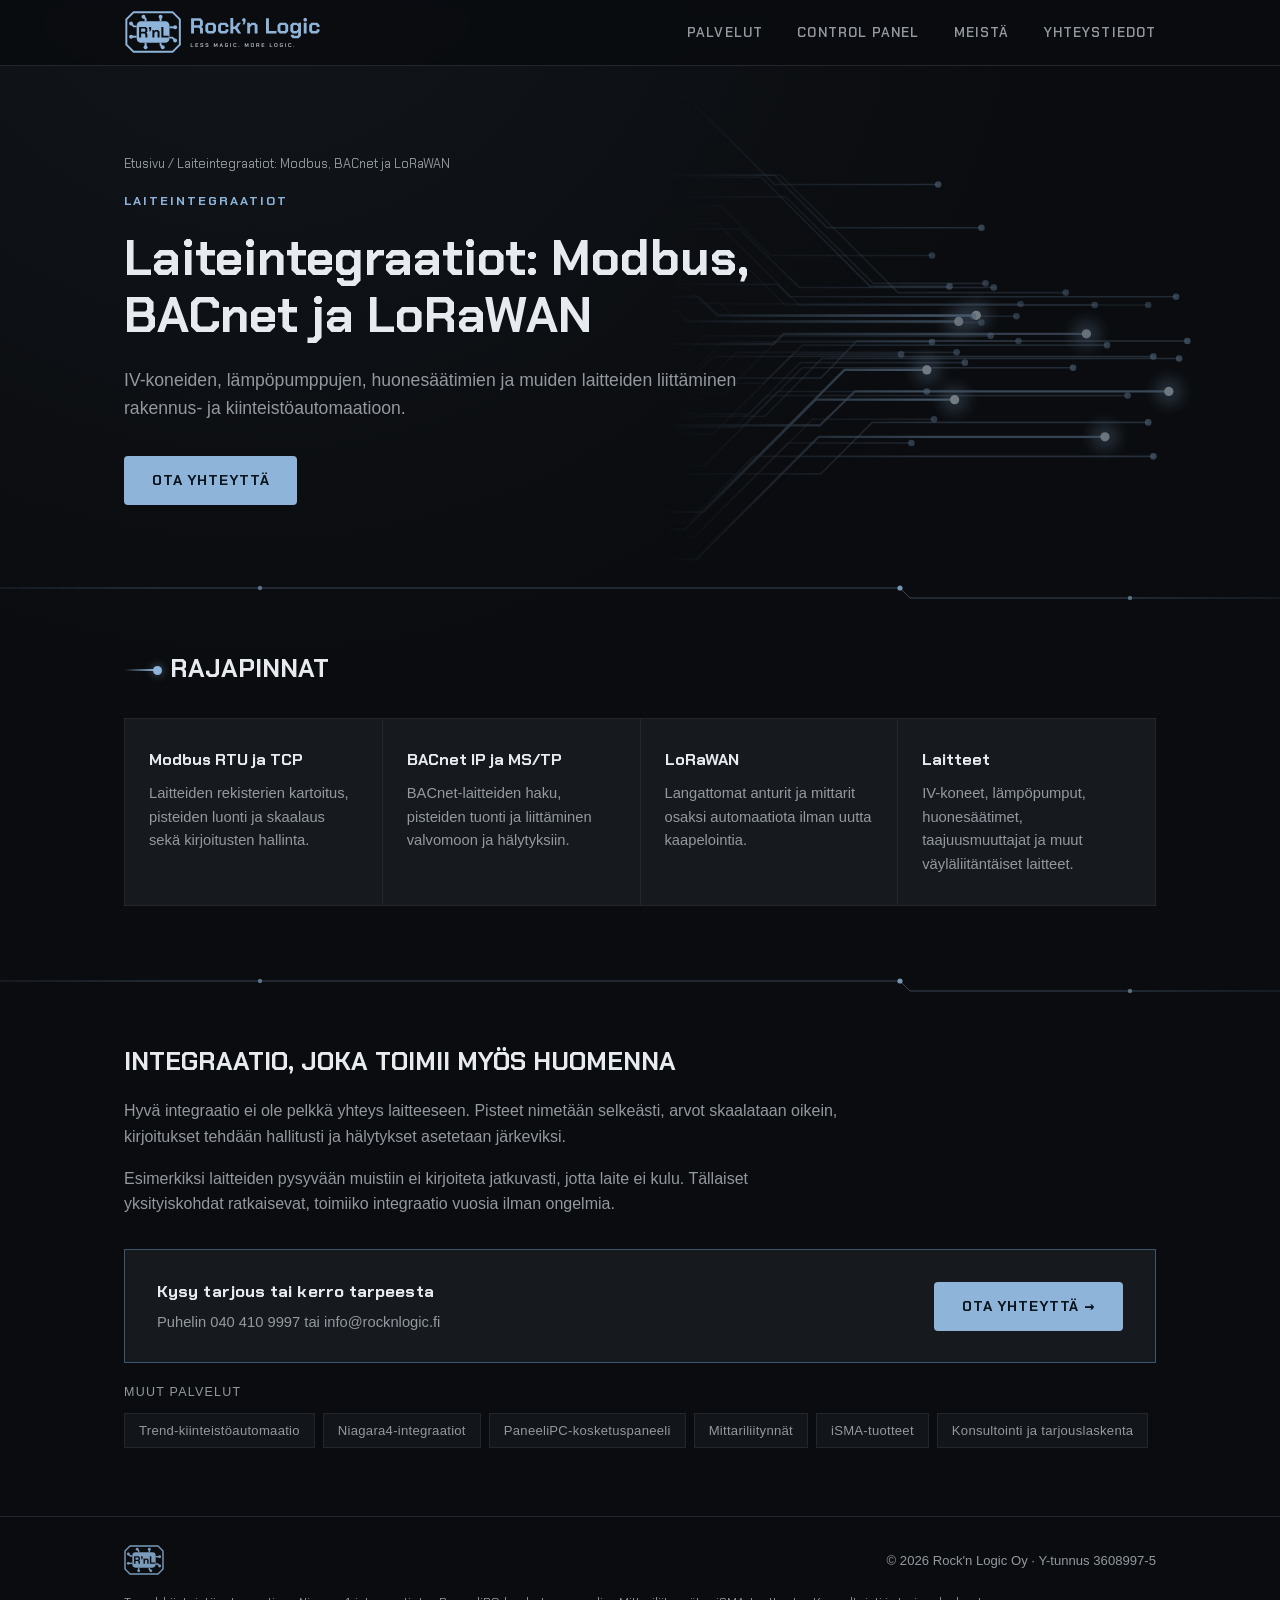
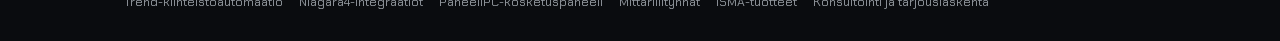
<file: integraatiot.html>
<!doctype html>
<html lang="fi">
<head>
<meta charset="utf-8">
<meta name="viewport" content="width=device-width, initial-scale=1">
<title>Modbus-, BACnet- ja LoRaWAN-integraatiot rakennusautomaatioon | Rock&#x27;n Logic Oy</title>
<meta name="description" content="Laitteiden liittäminen rakennusautomaatioon Modbus RTU/TCP-, BACnet IP/MS/TP- ja LoRaWAN-rajapinnoilla: IV-koneet, lämpöpumput, huonesäätimet ja taajuusmuuttajat.">
<link rel="canonical" href="https://rocknlogic.fi/integraatiot">
<meta name="theme-color" content="#0a0c0f">
<meta property="og:type" content="website">
<meta property="og:site_name" content="Rock'n Logic Oy">
<meta property="og:locale" content="fi_FI">
<meta property="og:title" content="Modbus-, BACnet- ja LoRaWAN-integraatiot rakennusautomaatioon | Rock&#x27;n Logic Oy">
<meta property="og:description" content="Laitteiden liittäminen rakennusautomaatioon Modbus RTU/TCP-, BACnet IP/MS/TP- ja LoRaWAN-rajapinnoilla: IV-koneet, lämpöpumput, huonesäätimet ja taajuusmuuttajat.">
<meta property="og:url" content="https://rocknlogic.fi/integraatiot">
<link rel="icon" href="/favicon.ico?v=3" sizes="any">
<link rel="icon" type="image/svg+xml" href="/favicon.svg?v=3">
<link rel="icon" type="image/png" sizes="48x48" href="/favicon-48.png?v=3">
<link rel="apple-touch-icon" sizes="180x180" href="/apple-touch-icon.png?v=3">
<link rel="stylesheet" href="/rnl.css">
<script type="application/ld+json">
{
 "@context": "https://schema.org",
 "@graph": [
  {
   "@type": "Service",
   "name": "Laiteintegraatiot",
   "serviceType": "Laiteintegraatiot",
   "description": "Laitteiden liittäminen rakennusautomaatioon Modbus RTU/TCP-, BACnet IP/MS/TP- ja LoRaWAN-rajapinnoilla: IV-koneet, lämpöpumput, huonesäätimet ja taajuusmuuttajat.",
   "url": "https://rocknlogic.fi/integraatiot",
   "areaServed": "FI",
   "provider": {
    "@type": "Organization",
    "name": "Rock'n Logic Oy",
    "url": "https://rocknlogic.fi/",
    "telephone": "+358404109997",
    "email": "info@rocknlogic.fi"
   }
  },
  {
   "@type": "BreadcrumbList",
   "itemListElement": [
    {
     "@type": "ListItem",
     "position": 1,
     "name": "Etusivu",
     "item": "https://rocknlogic.fi/"
    },
    {
     "@type": "ListItem",
     "position": 2,
     "name": "Laiteintegraatiot: Modbus, BACnet ja LoRaWAN",
     "item": "https://rocknlogic.fi/integraatiot"
    }
   ]
  }
 ]
}
</script>
<script defer src="https://cloud.umami.is/script.js" data-website-id="42bd64be-528b-48d9-8e58-5ce0d96f5cec"></script>
</head>
<body>
<a class="skip-link" href="#main-content">Siirry sisältöön</a>
<header>
  <div class="wrap">
    <a class="logo" href="/">
      <img class="logo-tunnus" src="/rnl-tunnus.svg" alt="Rock'n Logic. Less magic. More logic." width="190" height="44">
    </a>
    <nav aria-label="Päävalikko">
      <a href="/#palvelut">Palvelut</a>
      <a href="/#paneelipc" class="nav-cp">Control Panel</a>
      <a href="/#meista" class="nav-meista">Meistä</a>
      <a href="/#yhteystiedot">Yhteystiedot</a>
    </nav>
  </div>
</header>
<main id="main-content">
<section class="hero">
  <img class="hero-kuvio hero-kuvio-kevyt" src="/rnl-johtimet.svg" alt="" aria-hidden="true">
  <div class="wrap">
    <div class="hero-content">
      <p class="crumbs"><a href="/">Etusivu</a> / Laiteintegraatiot: Modbus, BACnet ja LoRaWAN</p>
      <p class="eyebrow">Laiteintegraatiot</p>
      <h1>Laiteintegraatiot: Modbus, BACnet ja LoRaWAN</h1>
      <p class="lede">IV-koneiden, lämpöpumppujen, huonesäätimien ja muiden laitteiden liittäminen rakennus- ja kiinteistöautomaatioon.</p>
      <a class="btn" href="/#yhteystiedot" data-umami-event="ota-yhteytta" data-umami-event-sijainti="integraatiot">Ota yhteyttä</a>
    </div>
  </div>
</section>
<section>
  <div class="wrap">
    <h2>Rajapinnat</h2>
    <div class="grid" style="margin-top:28px">
      <div class="card"><h3>Modbus RTU ja TCP</h3><p>Laitteiden rekisterien kartoitus, pisteiden luonti ja skaalaus sekä kirjoitusten hallinta.</p></div>
      <div class="card"><h3>BACnet IP ja MS/TP</h3><p>BACnet-laitteiden haku, pisteiden tuonti ja liittäminen valvomoon ja hälytyksiin.</p></div>
      <div class="card"><h3>LoRaWAN</h3><p>Langattomat anturit ja mittarit osaksi automaatiota ilman uutta kaapelointia.</p></div>
      <div class="card"><h3>Laitteet</h3><p>IV-koneet, lämpöpumput, huonesäätimet, taajuusmuuttajat ja muut väyläliitäntäiset laitteet.</p></div>
    </div>
  </div>
</section>
<section>
  <div class="wrap">
    <div class="prose">
      <h2>Integraatio, joka toimii myös huomenna</h2>
      <p>Hyvä integraatio ei ole pelkkä yhteys laitteeseen. Pisteet nimetään selkeästi, arvot skaalataan oikein, kirjoitukset tehdään hallitusti ja hälytykset asetetaan järkeviksi.</p>
      <p>Esimerkiksi laitteiden pysyvään muistiin ei kirjoiteta jatkuvasti, jotta laite ei kulu. Tällaiset yksityiskohdat ratkaisevat, toimiiko integraatio vuosia ilman ongelmia.</p>
    </div>
    <div class="inline-cta">
      <div>
        <h3>Kysy tarjous tai kerro tarpeesta</h3>
        <p>Puhelin 040 410 9997 tai info@rocknlogic.fi</p>
      </div>
      <a class="btn" href="/#yhteystiedot" data-umami-event="ota-yhteytta" data-umami-event-sijainti="integraatiot-cta">Ota yhteyttä →</a>
    </div>
    <p class="tag-heading">Muut palvelut</p>
    <div class="tag-row"><a class="tag" href="/trend">Trend-kiinteistöautomaatio</a><a class="tag" href="/niagara">Niagara4-integraatiot</a><a class="tag" href="/paneelipc">PaneeliPC-kosketuspaneeli</a><a class="tag" href="/mittariliitynnat">Mittariliitynnät</a><a class="tag" href="/isma">iSMA-tuotteet</a><a class="tag" href="/konsultointi">Konsultointi ja tarjouslaskenta</a></div>
  </div>
</section>
</main>
<footer>
  <div class="wrap">
    <img class="logo-merkki footer-merkki" src="/rnl-merkki.svg" alt="R'nL" width="40" height="30">
    <span>© 2026 Rock'n Logic Oy · Y-tunnus 3608997-5</span>
    <nav class="footer-links" aria-label="Palvelusivut"><a href="/trend">Trend-kiinteistöautomaatio</a><a href="/niagara">Niagara4-integraatiot</a><a href="/paneelipc">PaneeliPC-kosketuspaneeli</a><a href="/mittariliitynnat">Mittariliitynnät</a><a href="/isma">iSMA-tuotteet</a><a href="/konsultointi">Konsultointi ja tarjouslaskenta</a></nav>
  </div>
</footer>
<script>
  var header=document.querySelector('header');
  window.addEventListener('scroll',function(){header.classList.toggle('scrolled',window.scrollY>8);},{passive:true});
</script>
</body>
</html>
</file>
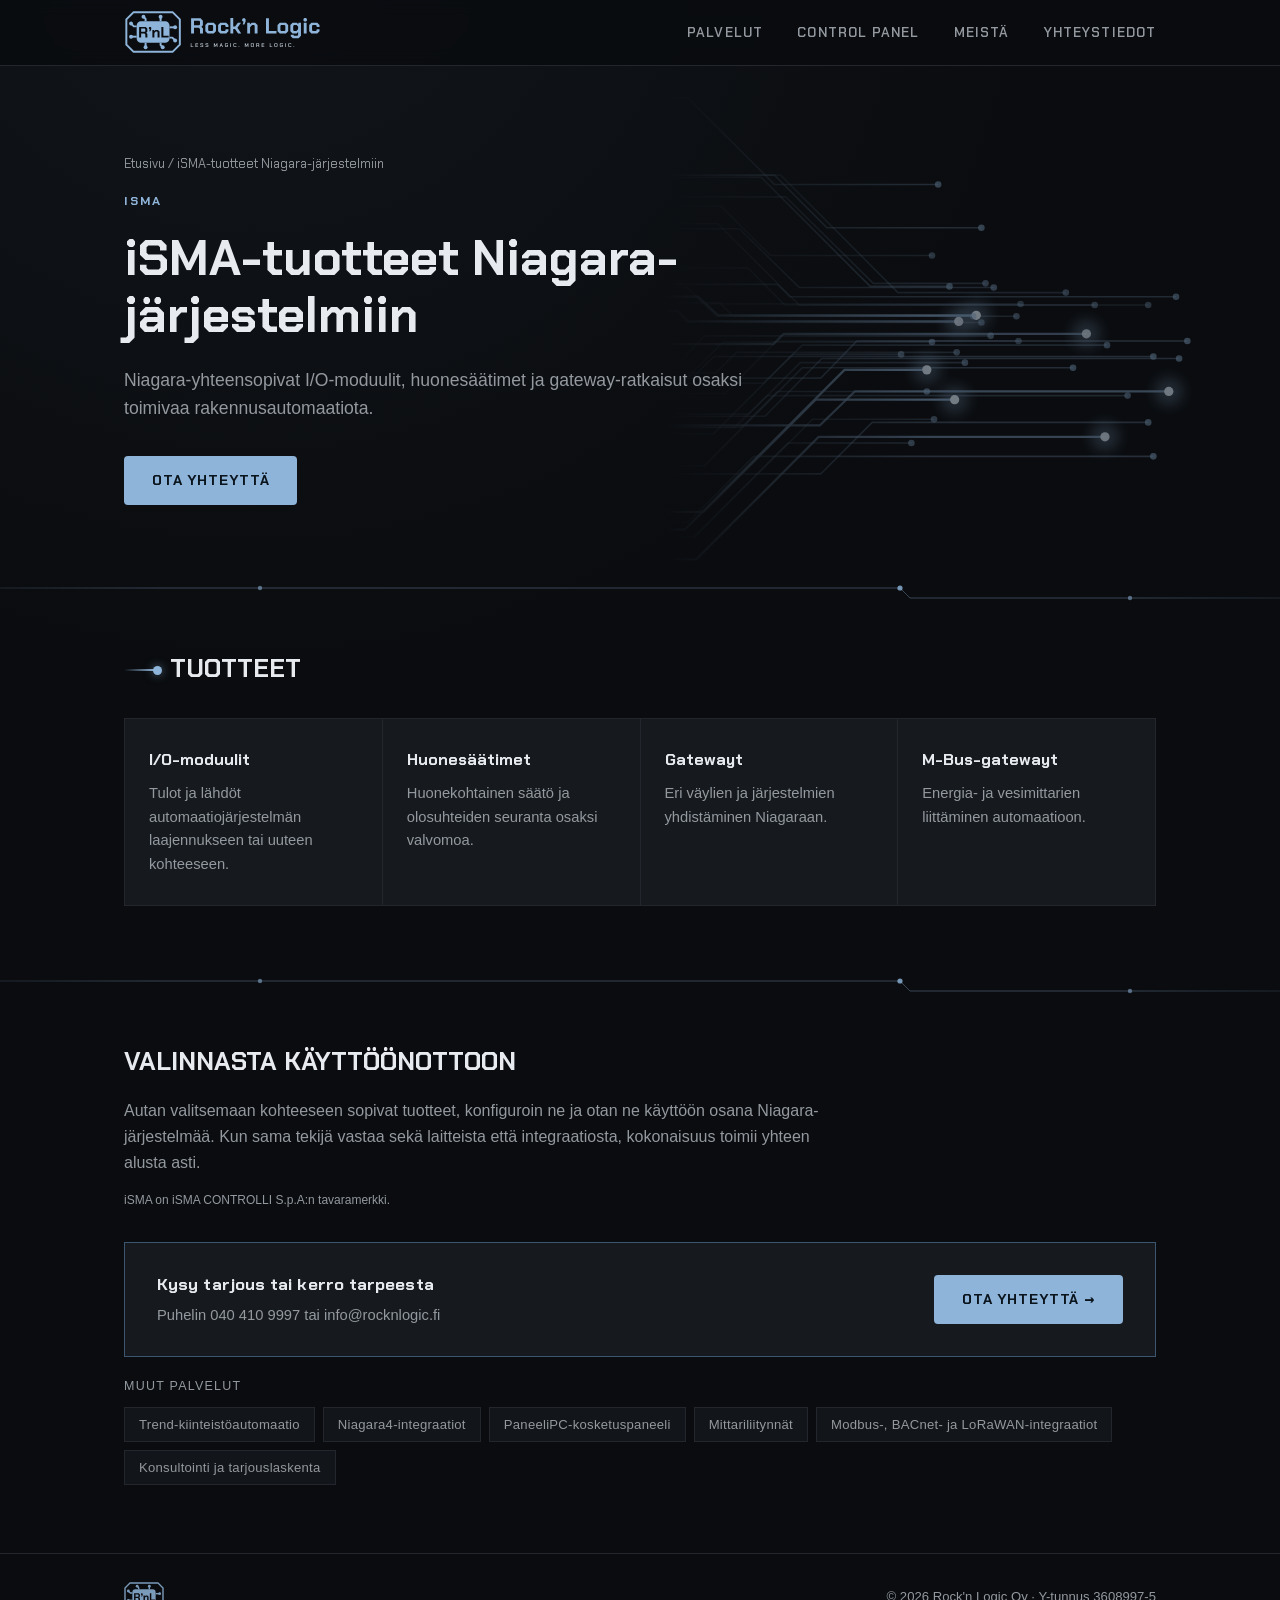
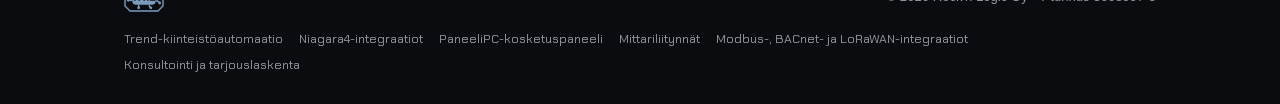
<file: isma.html>
<!doctype html>
<html lang="fi">
<head>
<meta charset="utf-8">
<meta name="viewport" content="width=device-width, initial-scale=1">
<title>iSMA-tuotteet Niagara-järjestelmiin | Rock&#x27;n Logic Oy</title>
<meta name="description" content="iSMA-tuotteiden valinta, konfigurointi ja käyttöönotto: I/O-moduulit, huonesäätimet, gatewayt ja M-Bus-gatewayt osaksi Niagara-järjestelmää.">
<link rel="canonical" href="https://rocknlogic.fi/isma">
<meta name="theme-color" content="#0a0c0f">
<meta property="og:type" content="website">
<meta property="og:site_name" content="Rock'n Logic Oy">
<meta property="og:locale" content="fi_FI">
<meta property="og:title" content="iSMA-tuotteet Niagara-järjestelmiin | Rock&#x27;n Logic Oy">
<meta property="og:description" content="iSMA-tuotteiden valinta, konfigurointi ja käyttöönotto: I/O-moduulit, huonesäätimet, gatewayt ja M-Bus-gatewayt osaksi Niagara-järjestelmää.">
<meta property="og:url" content="https://rocknlogic.fi/isma">
<link rel="icon" href="/favicon.ico?v=3" sizes="any">
<link rel="icon" type="image/svg+xml" href="/favicon.svg?v=3">
<link rel="icon" type="image/png" sizes="48x48" href="/favicon-48.png?v=3">
<link rel="apple-touch-icon" sizes="180x180" href="/apple-touch-icon.png?v=3">
<link rel="stylesheet" href="/rnl.css">
<script type="application/ld+json">
{
 "@context": "https://schema.org",
 "@graph": [
  {
   "@type": "Service",
   "name": "iSMA-tuotteet",
   "serviceType": "iSMA-tuotteet",
   "description": "iSMA-tuotteiden valinta, konfigurointi ja käyttöönotto: I/O-moduulit, huonesäätimet, gatewayt ja M-Bus-gatewayt osaksi Niagara-järjestelmää.",
   "url": "https://rocknlogic.fi/isma",
   "areaServed": "FI",
   "provider": {
    "@type": "Organization",
    "name": "Rock'n Logic Oy",
    "url": "https://rocknlogic.fi/",
    "telephone": "+358404109997",
    "email": "info@rocknlogic.fi"
   }
  },
  {
   "@type": "BreadcrumbList",
   "itemListElement": [
    {
     "@type": "ListItem",
     "position": 1,
     "name": "Etusivu",
     "item": "https://rocknlogic.fi/"
    },
    {
     "@type": "ListItem",
     "position": 2,
     "name": "iSMA-tuotteet Niagara-järjestelmiin",
     "item": "https://rocknlogic.fi/isma"
    }
   ]
  }
 ]
}
</script>
<script defer src="https://cloud.umami.is/script.js" data-website-id="42bd64be-528b-48d9-8e58-5ce0d96f5cec"></script>
</head>
<body>
<a class="skip-link" href="#main-content">Siirry sisältöön</a>
<header>
  <div class="wrap">
    <a class="logo" href="/">
      <img class="logo-tunnus" src="/rnl-tunnus.svg" alt="Rock'n Logic. Less magic. More logic." width="190" height="44">
    </a>
    <nav aria-label="Päävalikko">
      <a href="/#palvelut">Palvelut</a>
      <a href="/#paneelipc" class="nav-cp">Control Panel</a>
      <a href="/#meista" class="nav-meista">Meistä</a>
      <a href="/#yhteystiedot">Yhteystiedot</a>
    </nav>
  </div>
</header>
<main id="main-content">
<section class="hero">
  <img class="hero-kuvio hero-kuvio-kevyt" src="/rnl-johtimet.svg" alt="" aria-hidden="true">
  <div class="wrap">
    <div class="hero-content">
      <p class="crumbs"><a href="/">Etusivu</a> / iSMA-tuotteet Niagara-järjestelmiin</p>
      <p class="eyebrow">iSMA</p>
      <h1>iSMA-tuotteet Niagara-järjestelmiin</h1>
      <p class="lede">Niagara-yhteensopivat I/O-moduulit, huonesäätimet ja gateway-ratkaisut osaksi toimivaa rakennusautomaatiota.</p>
      <a class="btn" href="/#yhteystiedot" data-umami-event="ota-yhteytta" data-umami-event-sijainti="isma">Ota yhteyttä</a>
    </div>
  </div>
</section>
<section>
  <div class="wrap">
    <h2>Tuotteet</h2>
    <div class="grid" style="margin-top:28px">
      <div class="card"><h3>I/O-moduulit</h3><p>Tulot ja lähdöt automaatiojärjestelmän laajennukseen tai uuteen kohteeseen.</p></div>
      <div class="card"><h3>Huonesäätimet</h3><p>Huonekohtainen säätö ja olosuhteiden seuranta osaksi valvomoa.</p></div>
      <div class="card"><h3>Gatewayt</h3><p>Eri väylien ja järjestelmien yhdistäminen Niagaraan.</p></div>
      <div class="card"><h3>M-Bus-gatewayt</h3><p>Energia- ja vesimittarien liittäminen automaatioon.</p></div>
    </div>
  </div>
</section>
<section>
  <div class="wrap">
    <div class="prose">
      <h2>Valinnasta käyttöönottoon</h2>
      <p>Autan valitsemaan kohteeseen sopivat tuotteet, konfiguroin ne ja otan ne käyttöön osana Niagara-järjestelmää. Kun sama tekijä vastaa sekä laitteista että integraatiosta, kokonaisuus toimii yhteen alusta asti.</p>
      <p class="tm-note">iSMA on iSMA CONTROLLI S.p.A:n tavaramerkki.</p>
    </div>
    <div class="inline-cta">
      <div>
        <h3>Kysy tarjous tai kerro tarpeesta</h3>
        <p>Puhelin 040 410 9997 tai info@rocknlogic.fi</p>
      </div>
      <a class="btn" href="/#yhteystiedot" data-umami-event="ota-yhteytta" data-umami-event-sijainti="isma-cta">Ota yhteyttä →</a>
    </div>
    <p class="tag-heading">Muut palvelut</p>
    <div class="tag-row"><a class="tag" href="/trend">Trend-kiinteistöautomaatio</a><a class="tag" href="/niagara">Niagara4-integraatiot</a><a class="tag" href="/paneelipc">PaneeliPC-kosketuspaneeli</a><a class="tag" href="/mittariliitynnat">Mittariliitynnät</a><a class="tag" href="/integraatiot">Modbus-, BACnet- ja LoRaWAN-integraatiot</a><a class="tag" href="/konsultointi">Konsultointi ja tarjouslaskenta</a></div>
  </div>
</section>
</main>
<footer>
  <div class="wrap">
    <img class="logo-merkki footer-merkki" src="/rnl-merkki.svg" alt="R'nL" width="40" height="30">
    <span>© 2026 Rock'n Logic Oy · Y-tunnus 3608997-5</span>
    <nav class="footer-links" aria-label="Palvelusivut"><a href="/trend">Trend-kiinteistöautomaatio</a><a href="/niagara">Niagara4-integraatiot</a><a href="/paneelipc">PaneeliPC-kosketuspaneeli</a><a href="/mittariliitynnat">Mittariliitynnät</a><a href="/integraatiot">Modbus-, BACnet- ja LoRaWAN-integraatiot</a><a href="/konsultointi">Konsultointi ja tarjouslaskenta</a></nav>
  </div>
</footer>
<script>
  var header=document.querySelector('header');
  window.addEventListener('scroll',function(){header.classList.toggle('scrolled',window.scrollY>8);},{passive:true});
</script>
</body>
</html>
</file>
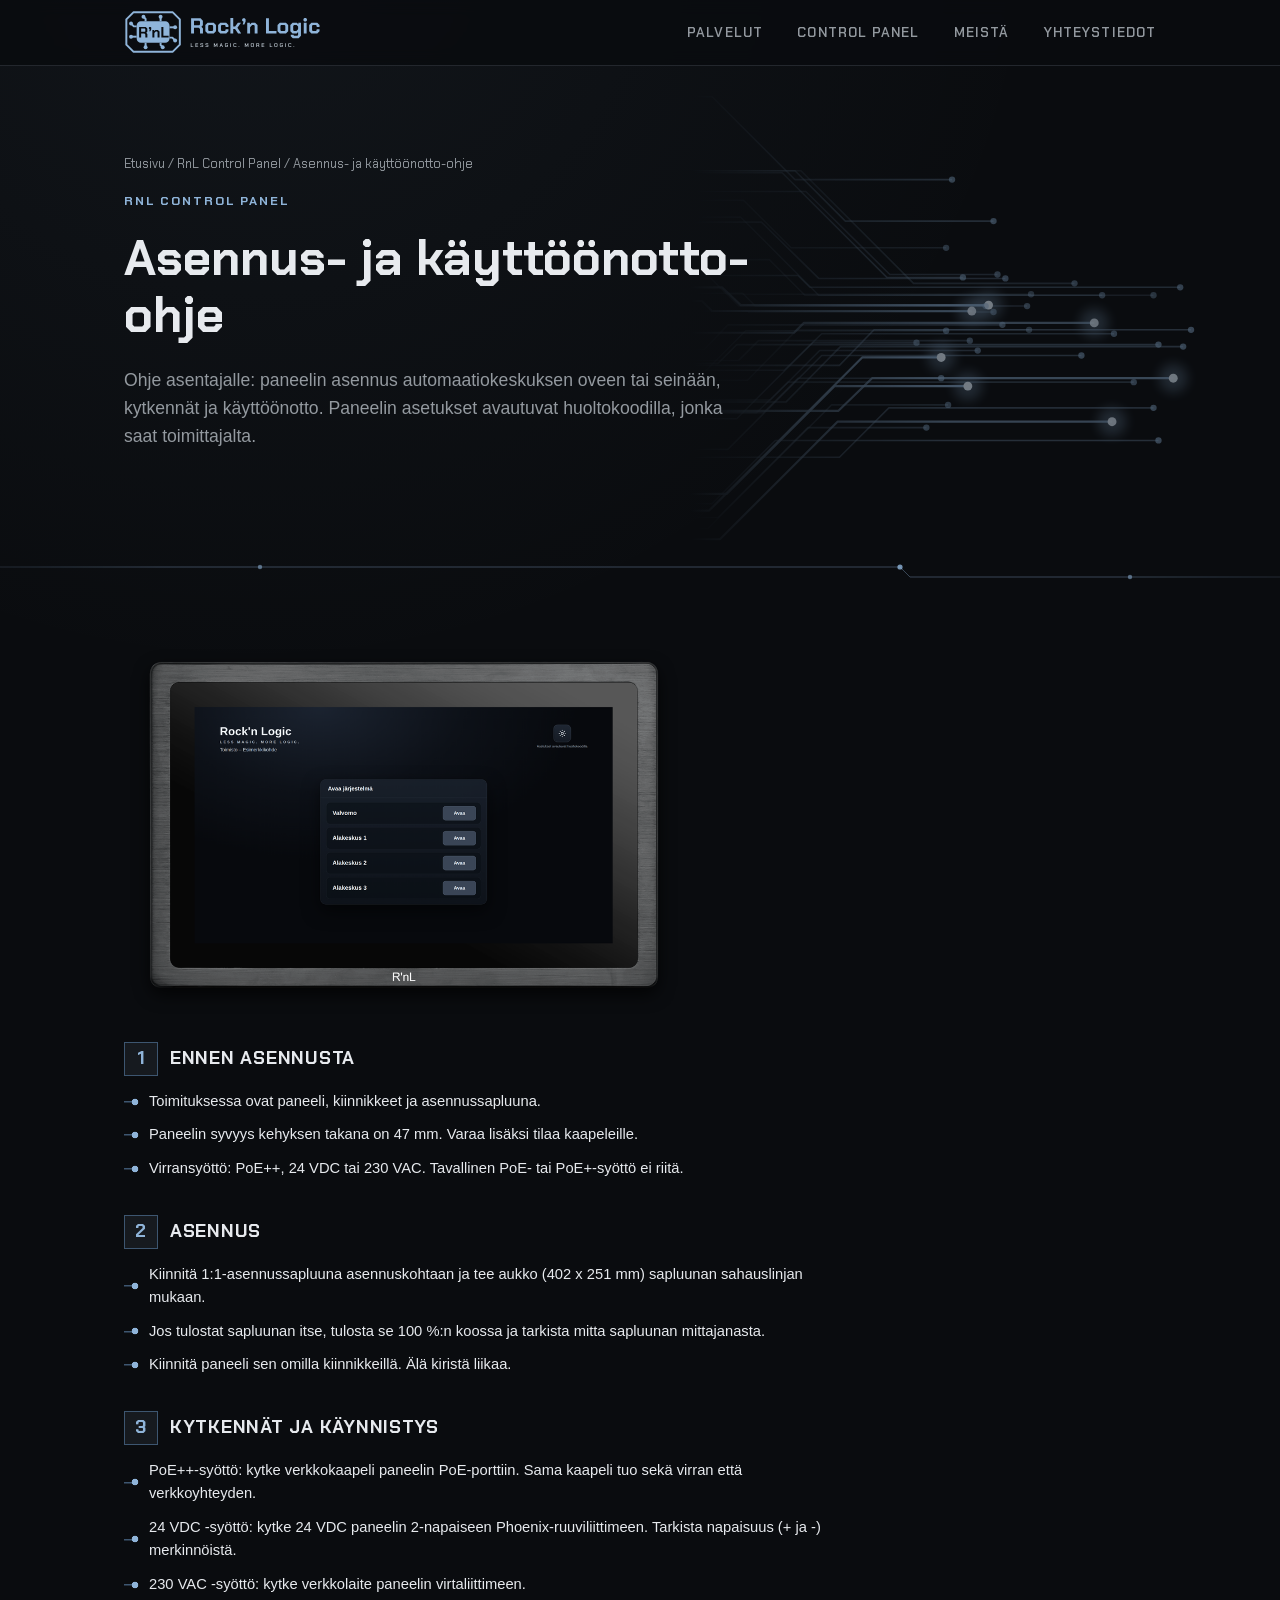
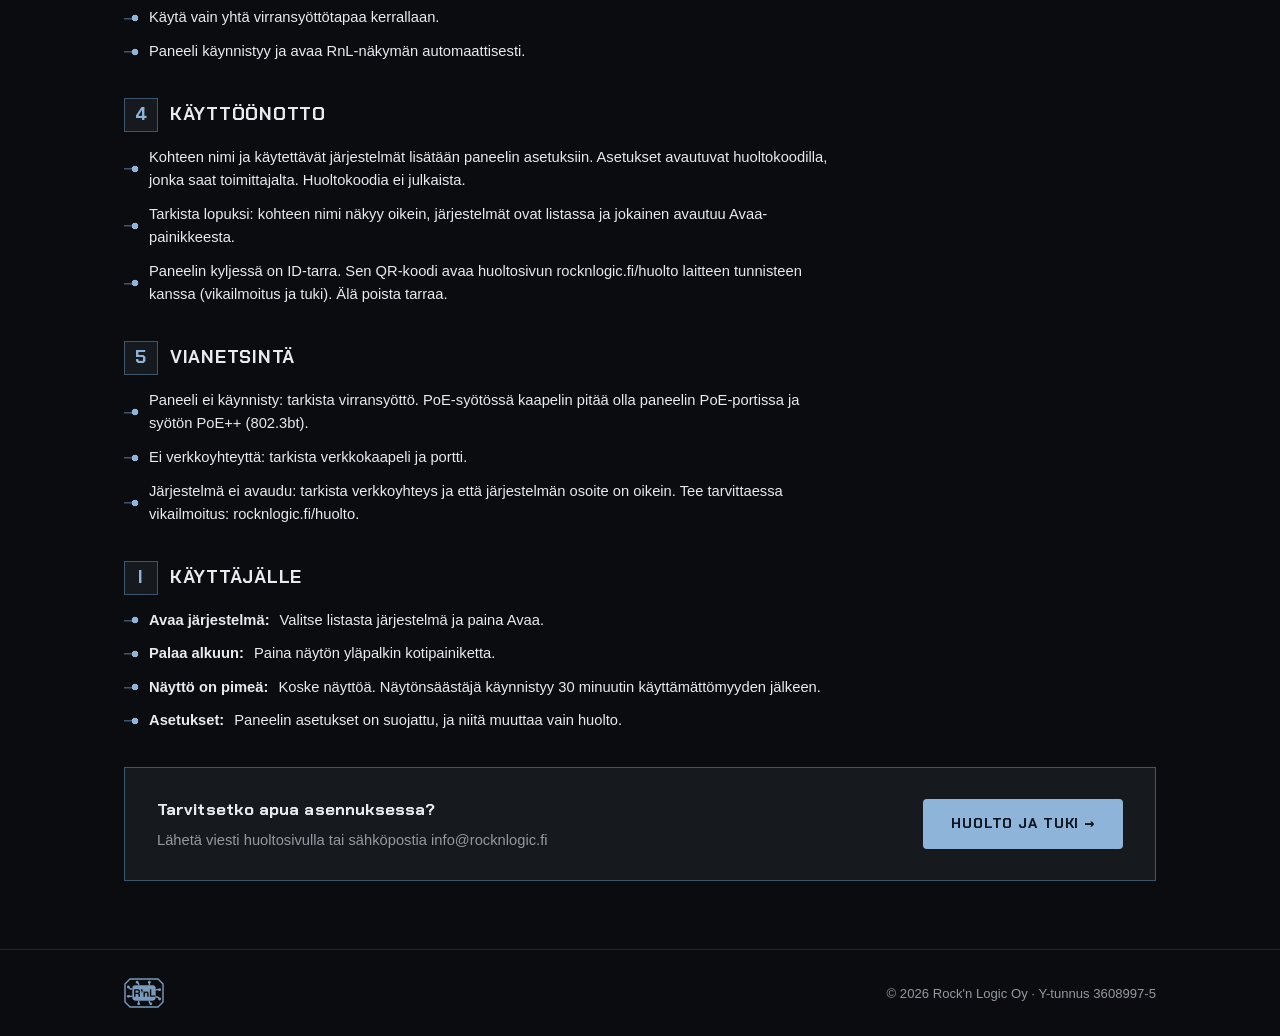
<file: kayttoonotto.html>
<!doctype html>
<html lang="fi">
<head>
<meta charset="utf-8">
<meta name="viewport" content="width=device-width, initial-scale=1">
<title>RnL Control Panel: asennus- ja käyttöönotto-ohje | Rock'n Logic</title>
<meta name="description" content="RnL Control Panel -kosketuspaneelin asennusohje: asennus sapluunalla, virransyöttö (PoE++, 24 VDC, 230 VAC), käyttöönotto ja vianetsintä.">
<link rel="canonical" href="https://rocknlogic.fi/kayttoonotto">
<meta name="theme-color" content="#0a0c0f">
<meta property="og:type" content="article">
<meta property="og:site_name" content="Rock'n Logic Oy">
<meta property="og:locale" content="fi_FI">
<meta property="og:title" content="RnL Control Panel: asennus- ja käyttöönotto-ohje">
<meta property="og:url" content="https://rocknlogic.fi/kayttoonotto">
<link rel="icon" href="/favicon.ico?v=3" sizes="any">
<link rel="icon" type="image/svg+xml" href="/favicon.svg?v=3">
<link rel="icon" type="image/png" sizes="48x48" href="/favicon-48.png?v=3">
<link rel="apple-touch-icon" sizes="180x180" href="/apple-touch-icon.png?v=3">
<link rel="stylesheet" href="/rnl.css">
<style>
  .vaihe{margin:0 0 34px;}
  .vaihe h2{display:flex;align-items:center;gap:12px;font-size:1.15rem;text-transform:uppercase;letter-spacing:.04em;margin:0 0 14px;}
  .nro{display:inline-flex;align-items:center;justify-content:center;width:34px;height:34px;flex:none;background:var(--card);border:1px solid var(--accent-dim);color:var(--accent);font-weight:800;}
  .huom{border:1px solid #a6402b;color:#e8a08f;padding:10px 14px;margin:6px 0 0;font-weight:700;}
  .ohjekuva{max-width:560px;width:100%;height:auto;display:block;margin:8px 0 28px;}
  .lataus{display:flex;flex-wrap:wrap;gap:12px;margin:8px 0 34px;}
  @media print{header,footer,.lataus,.inline-cta{display:none;} body{background:#fff;color:#000;}}
</style>
</head>
<body>
<a class="skip-link" href="#main-content">Siirry sisältöön</a>
<header>
  <div class="wrap">
    <a class="logo" href="/">
      <img class="logo-tunnus" src="/rnl-tunnus.svg" alt="Rock'n Logic. Less magic. More logic." width="190" height="44">
    </a>
    <nav aria-label="Päävalikko">
      <a href="/#palvelut">Palvelut</a>
      <a href="/#paneelipc" class="nav-cp">Control Panel</a>
      <a href="/#meista" class="nav-meista">Meistä</a>
      <a href="/#yhteystiedot">Yhteystiedot</a>
    </nav>
  </div>
</header>
<main id="main-content">
<section class="hero">
  <img class="hero-kuvio hero-kuvio-kevyt" src="/rnl-johtimet.svg" alt="" aria-hidden="true">
  <div class="wrap">
    <div class="hero-content">
      <p class="crumbs"><a href="/">Etusivu</a> / <a href="/paneelipc">RnL Control Panel</a> / Asennus- ja käyttöönotto-ohje</p>
      <p class="eyebrow">RnL Control Panel</p>
      <h1>Asennus- ja käyttöönotto-ohje</h1>
      <p class="lede">Ohje asentajalle: paneelin asennus automaatiokeskuksen oveen tai seinään, kytkennät ja käyttöönotto. Paneelin asetukset avautuvat huoltokoodilla, jonka saat toimittajalta.</p>
    </div>
  </div>
</section>
<section>
  <div class="wrap">
    <div class="prose">
      <img class="ohjekuva" src="/rnl-control-panel.png" alt="RnL Control Panel -kosketuspaneeli, näytöllä kohteen järjestelmälista" width="1000" height="675" loading="lazy">
      <div class="vaihe"><h2><span class="nro">1</span>Ennen asennusta</h2><ul class="feature-list"><li>Toimituksessa ovat paneeli, kiinnikkeet ja asennussapluuna.</li><li>Paneelin syvyys kehyksen takana on 47 mm. Varaa lisäksi tilaa kaapeleille.</li><li>Virransyöttö: PoE++, 24 VDC tai 230 VAC. Tavallinen PoE- tai PoE+-syöttö ei riitä.</li></ul></div><div class="vaihe"><h2><span class="nro">2</span>Asennus</h2><ul class="feature-list"><li>Kiinnitä 1:1-asennussapluuna asennuskohtaan ja tee aukko (402 x 251 mm) sapluunan sahauslinjan mukaan.</li><li>Jos tulostat sapluunan itse, tulosta se 100 %:n koossa ja tarkista mitta sapluunan mittajanasta.</li><li>Kiinnitä paneeli sen omilla kiinnikkeillä. Älä kiristä liikaa.</li></ul></div><div class="vaihe"><h2><span class="nro">3</span>Kytkennät ja käynnistys</h2><ul class="feature-list"><li>PoE++-syöttö: kytke verkkokaapeli paneelin PoE-porttiin. Sama kaapeli tuo sekä virran että verkkoyhteyden.</li><li>24 VDC -syöttö: kytke 24 VDC paneelin 2-napaiseen Phoenix-ruuviliittimeen. Tarkista napaisuus (+ ja -) merkinnöistä.</li><li>230 VAC -syöttö: kytke verkkolaite paneelin virtaliittimeen.</li><li>Käytä vain yhtä virransyöttötapaa kerrallaan.</li><li>Paneeli käynnistyy ja avaa RnL-näkymän automaattisesti.</li></ul></div><div class="vaihe"><h2><span class="nro">4</span>Käyttöönotto</h2><ul class="feature-list"><li>Kohteen nimi ja käytettävät järjestelmät lisätään paneelin asetuksiin. Asetukset avautuvat huoltokoodilla, jonka saat toimittajalta. Huoltokoodia ei julkaista.</li><li>Tarkista lopuksi: kohteen nimi näkyy oikein, järjestelmät ovat listassa ja jokainen avautuu Avaa-painikkeesta.</li><li>Paneelin kyljessä on ID-tarra. Sen QR-koodi avaa huoltosivun rocknlogic.fi/huolto laitteen tunnisteen kanssa (vikailmoitus ja tuki). Älä poista tarraa.</li></ul></div><div class="vaihe"><h2><span class="nro">5</span>Vianetsintä</h2><ul class="feature-list"><li>Paneeli ei käynnisty: tarkista virransyöttö. PoE-syötössä kaapelin pitää olla paneelin PoE-portissa ja syötön PoE++ (802.3bt).</li><li>Ei verkkoyhteyttä: tarkista verkkokaapeli ja portti.</li><li>Järjestelmä ei avaudu: tarkista verkkoyhteys ja että järjestelmän osoite on oikein. Tee tarvittaessa vikailmoitus: rocknlogic.fi/huolto.</li></ul></div>
      <div class="vaihe"><h2><span class="nro">i</span>Käyttäjälle</h2><ul class="feature-list"><li><strong>Avaa järjestelmä:</strong> Valitse listasta järjestelmä ja paina Avaa.</li><li><strong>Palaa alkuun:</strong> Paina näytön yläpalkin kotipainiketta.</li><li><strong>Näyttö on pimeä:</strong> Koske näyttöä. Näytönsäästäjä käynnistyy 30 minuutin käyttämättömyyden jälkeen.</li><li><strong>Asetukset:</strong> Paneelin asetukset on suojattu, ja niitä muuttaa vain huolto.</li></ul></div>
    </div>
    <div class="inline-cta">
      <div>
        <h3>Tarvitsetko apua asennuksessa?</h3>
        <p>Lähetä viesti huoltosivulla tai sähköpostia info@rocknlogic.fi</p>
      </div>
      <a class="btn" href="/huolto" data-umami-event="ota-yhteytta" data-umami-event-sijainti="kayttoonotto">Huolto ja tuki →</a>
    </div>
  </div>
</section>
</main>
<footer>
  <div class="wrap">
    <img class="logo-merkki footer-merkki" src="/rnl-merkki.svg" alt="R'nL" width="40" height="30">
    <span>© 2026 Rock'n Logic Oy · Y-tunnus 3608997-5</span>
  </div>
</footer>
<script>
  var header=document.querySelector('header');
  window.addEventListener('scroll',function(){header.classList.toggle('scrolled',window.scrollY>8);},{passive:true});
</script>
</body>
</html>
</file>
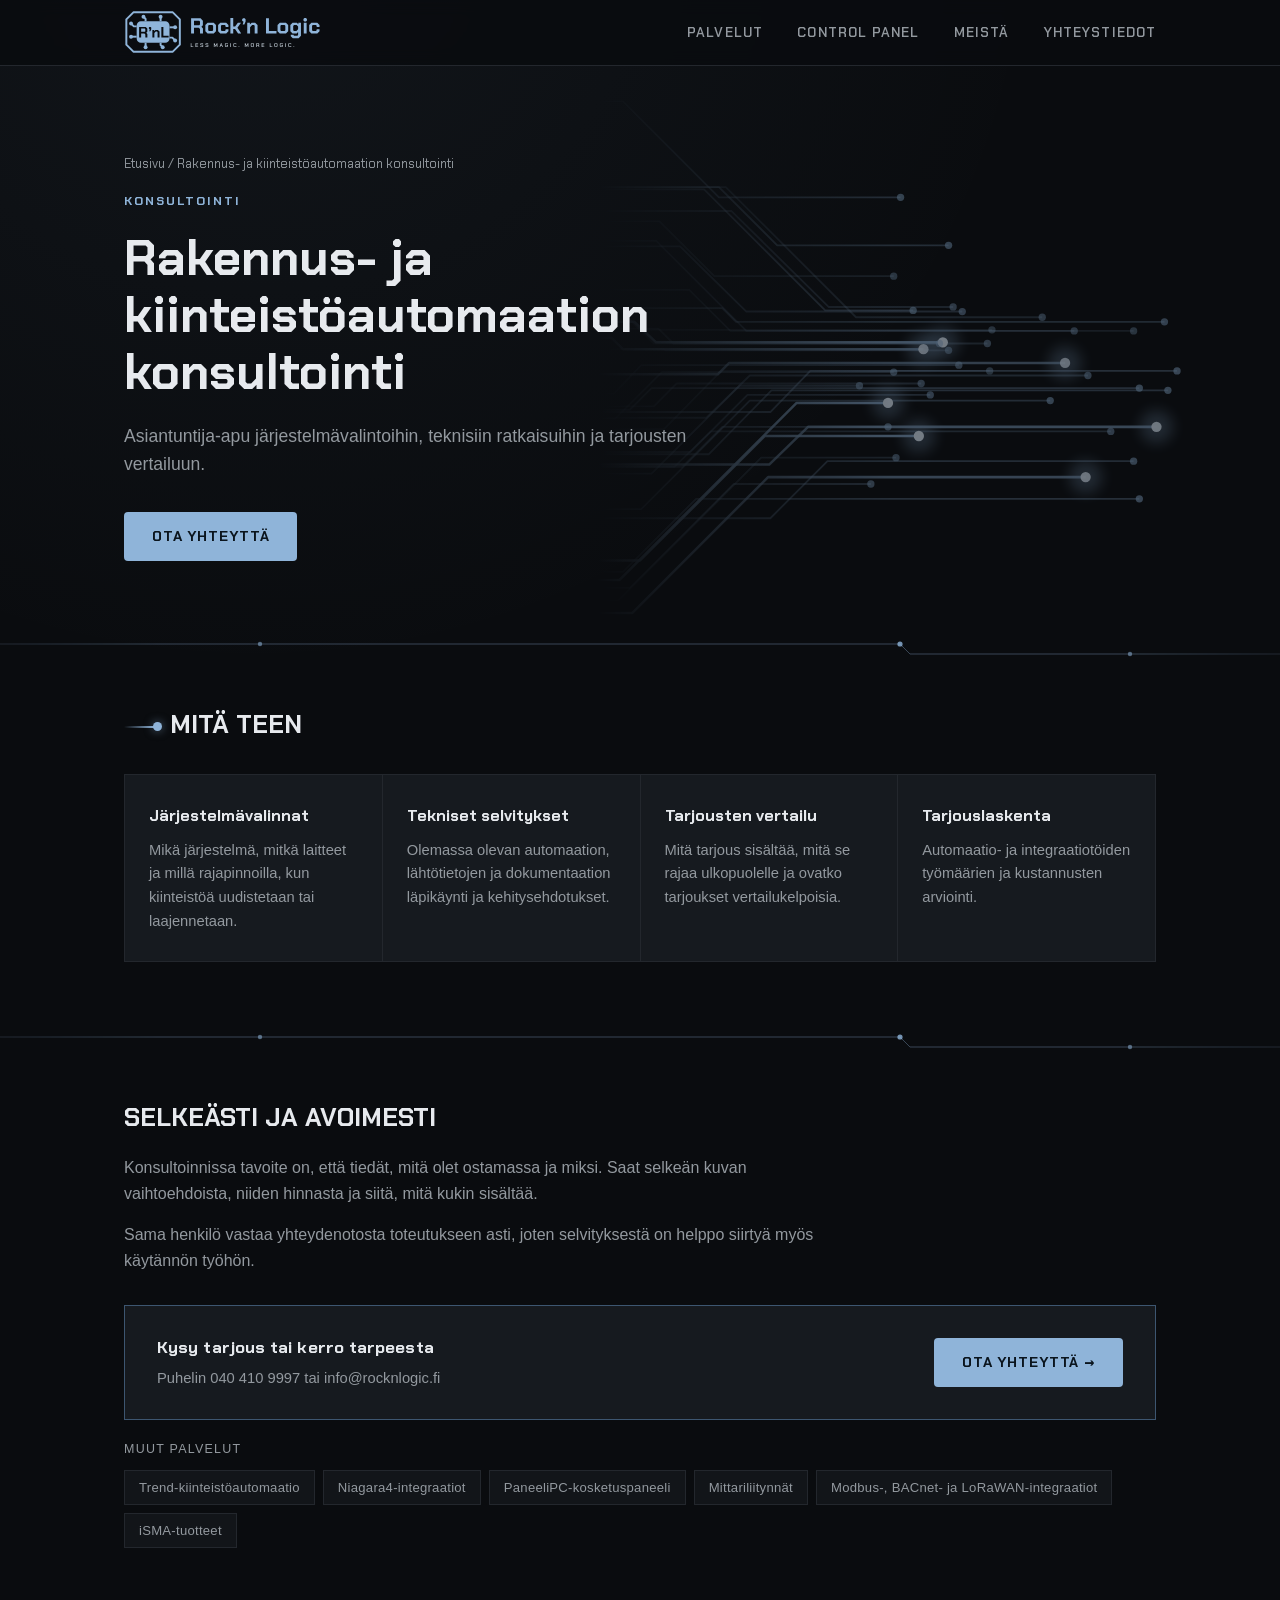
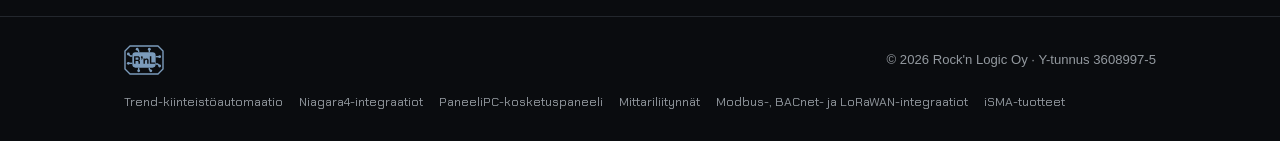
<file: konsultointi.html>
<!doctype html>
<html lang="fi">
<head>
<meta charset="utf-8">
<meta name="viewport" content="width=device-width, initial-scale=1">
<title>Rakennusautomaation konsultointi ja tarjouslaskenta | Rock&#x27;n Logic Oy</title>
<meta name="description" content="Asiantuntija-apu rakennus- ja kiinteistöautomaatioon: järjestelmävalinnat, tekniset selvitykset, tarjousten vertailu ja tarjouslaskenta avoimella hinnoittelulla.">
<link rel="canonical" href="https://rocknlogic.fi/konsultointi">
<meta name="theme-color" content="#0a0c0f">
<meta property="og:type" content="website">
<meta property="og:site_name" content="Rock'n Logic Oy">
<meta property="og:locale" content="fi_FI">
<meta property="og:title" content="Rakennusautomaation konsultointi ja tarjouslaskenta | Rock&#x27;n Logic Oy">
<meta property="og:description" content="Asiantuntija-apu rakennus- ja kiinteistöautomaatioon: järjestelmävalinnat, tekniset selvitykset, tarjousten vertailu ja tarjouslaskenta avoimella hinnoittelulla.">
<meta property="og:url" content="https://rocknlogic.fi/konsultointi">
<link rel="icon" href="/favicon.ico?v=3" sizes="any">
<link rel="icon" type="image/svg+xml" href="/favicon.svg?v=3">
<link rel="icon" type="image/png" sizes="48x48" href="/favicon-48.png?v=3">
<link rel="apple-touch-icon" sizes="180x180" href="/apple-touch-icon.png?v=3">
<link rel="stylesheet" href="/rnl.css">
<script type="application/ld+json">
{
 "@context": "https://schema.org",
 "@graph": [
  {
   "@type": "Service",
   "name": "Rakennusautomaation konsultointi",
   "serviceType": "Rakennusautomaation konsultointi",
   "description": "Asiantuntija-apu rakennus- ja kiinteistöautomaatioon: järjestelmävalinnat, tekniset selvitykset, tarjousten vertailu ja tarjouslaskenta avoimella hinnoittelulla.",
   "url": "https://rocknlogic.fi/konsultointi",
   "areaServed": "FI",
   "provider": {
    "@type": "Organization",
    "name": "Rock'n Logic Oy",
    "url": "https://rocknlogic.fi/",
    "telephone": "+358404109997",
    "email": "info@rocknlogic.fi"
   }
  },
  {
   "@type": "BreadcrumbList",
   "itemListElement": [
    {
     "@type": "ListItem",
     "position": 1,
     "name": "Etusivu",
     "item": "https://rocknlogic.fi/"
    },
    {
     "@type": "ListItem",
     "position": 2,
     "name": "Rakennus- ja kiinteistöautomaation konsultointi",
     "item": "https://rocknlogic.fi/konsultointi"
    }
   ]
  }
 ]
}
</script>
<script defer src="https://cloud.umami.is/script.js" data-website-id="42bd64be-528b-48d9-8e58-5ce0d96f5cec"></script>
</head>
<body>
<a class="skip-link" href="#main-content">Siirry sisältöön</a>
<header>
  <div class="wrap">
    <a class="logo" href="/">
      <img class="logo-tunnus" src="/rnl-tunnus.svg" alt="Rock'n Logic. Less magic. More logic." width="190" height="44">
    </a>
    <nav aria-label="Päävalikko">
      <a href="/#palvelut">Palvelut</a>
      <a href="/#paneelipc" class="nav-cp">Control Panel</a>
      <a href="/#meista" class="nav-meista">Meistä</a>
      <a href="/#yhteystiedot">Yhteystiedot</a>
    </nav>
  </div>
</header>
<main id="main-content">
<section class="hero">
  <img class="hero-kuvio hero-kuvio-kevyt" src="/rnl-johtimet.svg" alt="" aria-hidden="true">
  <div class="wrap">
    <div class="hero-content">
      <p class="crumbs"><a href="/">Etusivu</a> / Rakennus- ja kiinteistöautomaation konsultointi</p>
      <p class="eyebrow">Konsultointi</p>
      <h1>Rakennus- ja kiinteistöautomaation konsultointi</h1>
      <p class="lede">Asiantuntija-apu järjestelmävalintoihin, teknisiin ratkaisuihin ja tarjousten vertailuun.</p>
      <a class="btn" href="/#yhteystiedot" data-umami-event="ota-yhteytta" data-umami-event-sijainti="konsultointi">Ota yhteyttä</a>
    </div>
  </div>
</section>
<section>
  <div class="wrap">
    <h2>Mitä teen</h2>
    <div class="grid" style="margin-top:28px">
      <div class="card"><h3>Järjestelmävalinnat</h3><p>Mikä järjestelmä, mitkä laitteet ja millä rajapinnoilla, kun kiinteistöä uudistetaan tai laajennetaan.</p></div>
      <div class="card"><h3>Tekniset selvitykset</h3><p>Olemassa olevan automaation, lähtötietojen ja dokumentaation läpikäynti ja kehitysehdotukset.</p></div>
      <div class="card"><h3>Tarjousten vertailu</h3><p>Mitä tarjous sisältää, mitä se rajaa ulkopuolelle ja ovatko tarjoukset vertailukelpoisia.</p></div>
      <div class="card"><h3>Tarjouslaskenta</h3><p>Automaatio- ja integraatiotöiden työmäärien ja kustannusten arviointi.</p></div>
    </div>
  </div>
</section>
<section>
  <div class="wrap">
    <div class="prose">
      <h2>Selkeästi ja avoimesti</h2>
      <p>Konsultoinnissa tavoite on, että tiedät, mitä olet ostamassa ja miksi. Saat selkeän kuvan vaihtoehdoista, niiden hinnasta ja siitä, mitä kukin sisältää.</p>
      <p>Sama henkilö vastaa yhteydenotosta toteutukseen asti, joten selvityksestä on helppo siirtyä myös käytännön työhön.</p>
    </div>
    <div class="inline-cta">
      <div>
        <h3>Kysy tarjous tai kerro tarpeesta</h3>
        <p>Puhelin 040 410 9997 tai info@rocknlogic.fi</p>
      </div>
      <a class="btn" href="/#yhteystiedot" data-umami-event="ota-yhteytta" data-umami-event-sijainti="konsultointi-cta">Ota yhteyttä →</a>
    </div>
    <p class="tag-heading">Muut palvelut</p>
    <div class="tag-row"><a class="tag" href="/trend">Trend-kiinteistöautomaatio</a><a class="tag" href="/niagara">Niagara4-integraatiot</a><a class="tag" href="/paneelipc">PaneeliPC-kosketuspaneeli</a><a class="tag" href="/mittariliitynnat">Mittariliitynnät</a><a class="tag" href="/integraatiot">Modbus-, BACnet- ja LoRaWAN-integraatiot</a><a class="tag" href="/isma">iSMA-tuotteet</a></div>
  </div>
</section>
</main>
<footer>
  <div class="wrap">
    <img class="logo-merkki footer-merkki" src="/rnl-merkki.svg" alt="R'nL" width="40" height="30">
    <span>© 2026 Rock'n Logic Oy · Y-tunnus 3608997-5</span>
    <nav class="footer-links" aria-label="Palvelusivut"><a href="/trend">Trend-kiinteistöautomaatio</a><a href="/niagara">Niagara4-integraatiot</a><a href="/paneelipc">PaneeliPC-kosketuspaneeli</a><a href="/mittariliitynnat">Mittariliitynnät</a><a href="/integraatiot">Modbus-, BACnet- ja LoRaWAN-integraatiot</a><a href="/isma">iSMA-tuotteet</a></nav>
  </div>
</footer>
<script>
  var header=document.querySelector('header');
  window.addEventListener('scroll',function(){header.classList.toggle('scrolled',window.scrollY>8);},{passive:true});
</script>
</body>
</html>
</file>
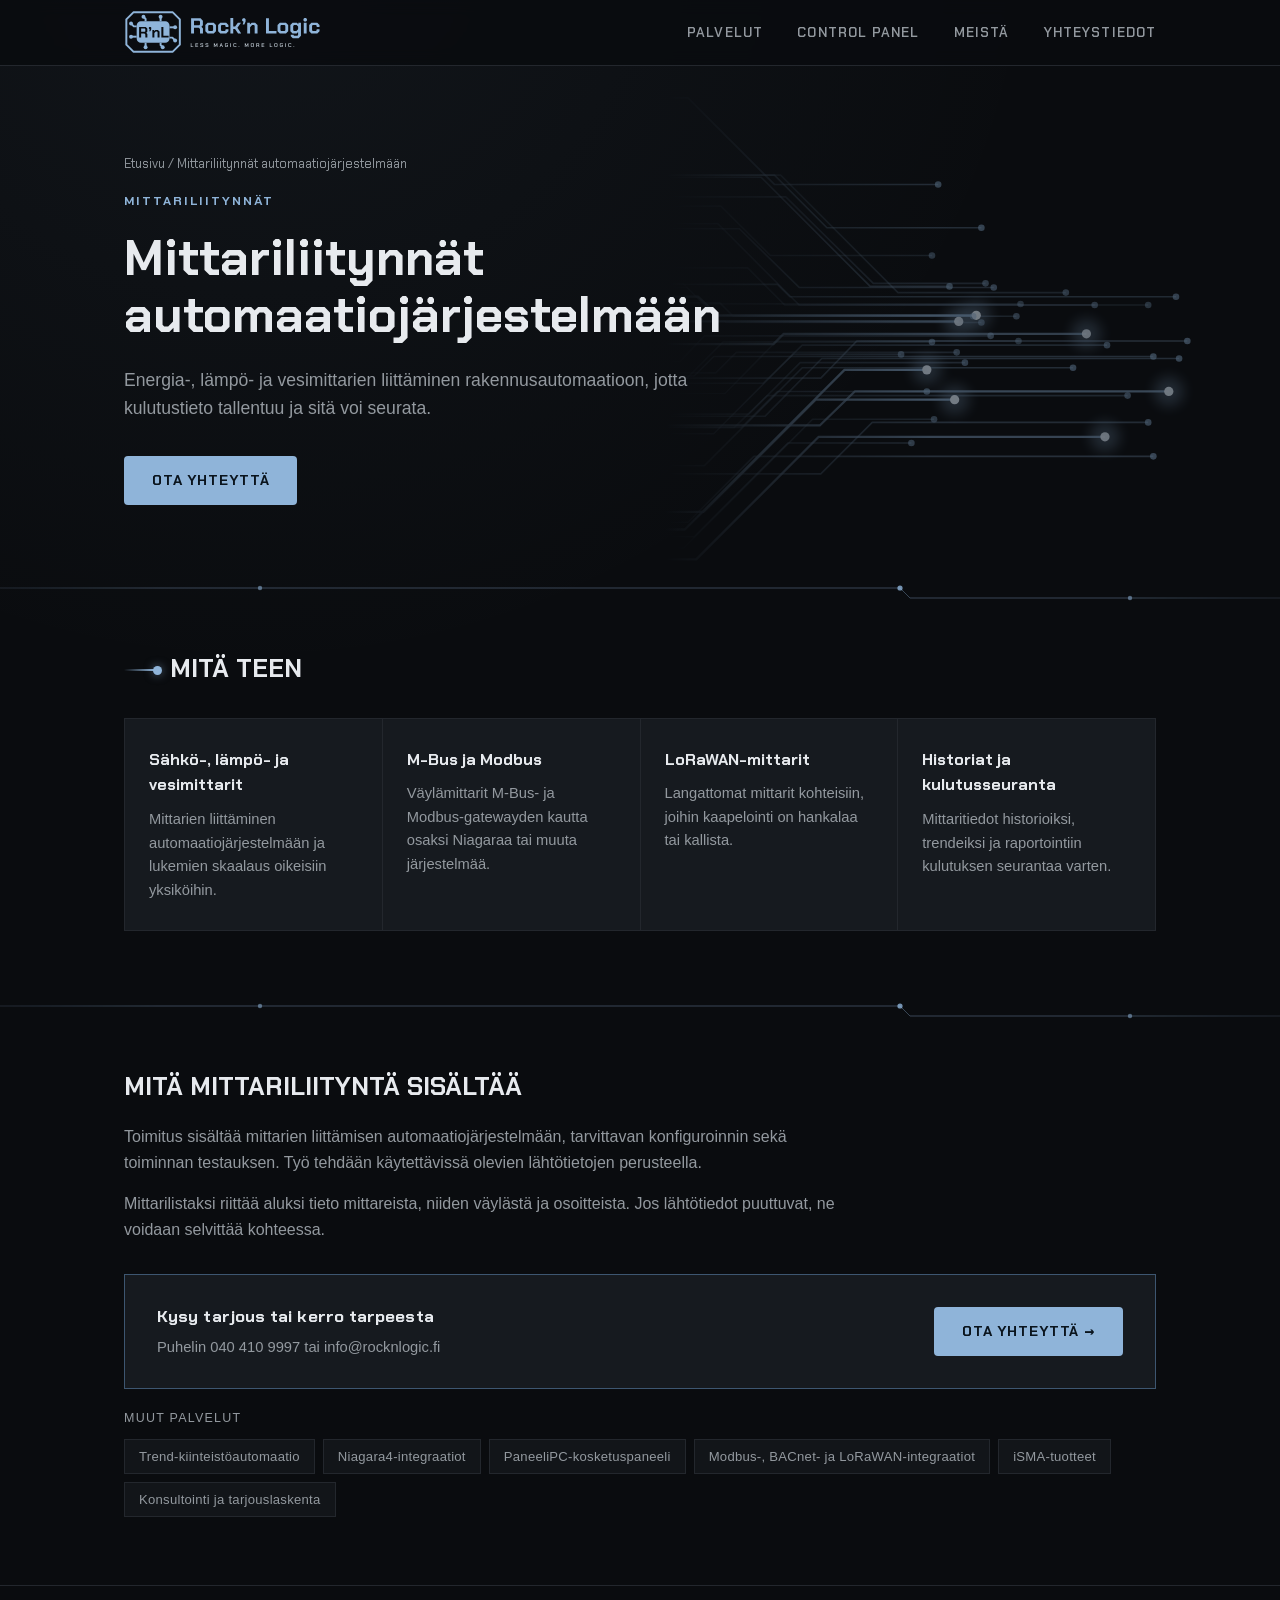
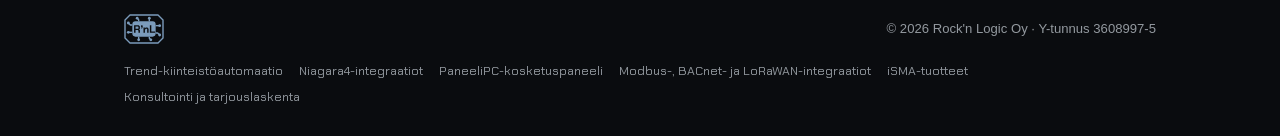
<file: mittariliitynnat.html>
<!doctype html>
<html lang="fi">
<head>
<meta charset="utf-8">
<meta name="viewport" content="width=device-width, initial-scale=1">
<title>Energiamittarien ja M-Bus-mittarien liittäminen automaatioon | Rock&#x27;n Logic Oy</title>
<meta name="description" content="Sähkö-, lämpö- ja vesimittarien liittäminen rakennusautomaatioon M-Bus-, Modbus- ja LoRaWAN-rajapinnoilla. Historiat, kulutusseuranta ja raportointi.">
<link rel="canonical" href="https://rocknlogic.fi/mittariliitynnat">
<meta name="theme-color" content="#0a0c0f">
<meta property="og:type" content="website">
<meta property="og:site_name" content="Rock'n Logic Oy">
<meta property="og:locale" content="fi_FI">
<meta property="og:title" content="Energiamittarien ja M-Bus-mittarien liittäminen automaatioon | Rock&#x27;n Logic Oy">
<meta property="og:description" content="Sähkö-, lämpö- ja vesimittarien liittäminen rakennusautomaatioon M-Bus-, Modbus- ja LoRaWAN-rajapinnoilla. Historiat, kulutusseuranta ja raportointi.">
<meta property="og:url" content="https://rocknlogic.fi/mittariliitynnat">
<link rel="icon" href="/favicon.ico?v=3" sizes="any">
<link rel="icon" type="image/svg+xml" href="/favicon.svg?v=3">
<link rel="icon" type="image/png" sizes="48x48" href="/favicon-48.png?v=3">
<link rel="apple-touch-icon" sizes="180x180" href="/apple-touch-icon.png?v=3">
<link rel="stylesheet" href="/rnl.css">
<script type="application/ld+json">
{
 "@context": "https://schema.org",
 "@graph": [
  {
   "@type": "Service",
   "name": "Mittariliitynnät",
   "serviceType": "Mittariliitynnät",
   "description": "Sähkö-, lämpö- ja vesimittarien liittäminen rakennusautomaatioon M-Bus-, Modbus- ja LoRaWAN-rajapinnoilla. Historiat, kulutusseuranta ja raportointi.",
   "url": "https://rocknlogic.fi/mittariliitynnat",
   "areaServed": "FI",
   "provider": {
    "@type": "Organization",
    "name": "Rock'n Logic Oy",
    "url": "https://rocknlogic.fi/",
    "telephone": "+358404109997",
    "email": "info@rocknlogic.fi"
   }
  },
  {
   "@type": "BreadcrumbList",
   "itemListElement": [
    {
     "@type": "ListItem",
     "position": 1,
     "name": "Etusivu",
     "item": "https://rocknlogic.fi/"
    },
    {
     "@type": "ListItem",
     "position": 2,
     "name": "Mittariliitynnät automaatiojärjestelmään",
     "item": "https://rocknlogic.fi/mittariliitynnat"
    }
   ]
  }
 ]
}
</script>
<script defer src="https://cloud.umami.is/script.js" data-website-id="42bd64be-528b-48d9-8e58-5ce0d96f5cec"></script>
</head>
<body>
<a class="skip-link" href="#main-content">Siirry sisältöön</a>
<header>
  <div class="wrap">
    <a class="logo" href="/">
      <img class="logo-tunnus" src="/rnl-tunnus.svg" alt="Rock'n Logic. Less magic. More logic." width="190" height="44">
    </a>
    <nav aria-label="Päävalikko">
      <a href="/#palvelut">Palvelut</a>
      <a href="/#paneelipc" class="nav-cp">Control Panel</a>
      <a href="/#meista" class="nav-meista">Meistä</a>
      <a href="/#yhteystiedot">Yhteystiedot</a>
    </nav>
  </div>
</header>
<main id="main-content">
<section class="hero">
  <img class="hero-kuvio hero-kuvio-kevyt" src="/rnl-johtimet.svg" alt="" aria-hidden="true">
  <div class="wrap">
    <div class="hero-content">
      <p class="crumbs"><a href="/">Etusivu</a> / Mittariliitynnät automaatiojärjestelmään</p>
      <p class="eyebrow">Mittariliitynnät</p>
      <h1>Mittariliitynnät automaatiojärjestelmään</h1>
      <p class="lede">Energia-, lämpö- ja vesimittarien liittäminen rakennusautomaatioon, jotta kulutustieto tallentuu ja sitä voi seurata.</p>
      <a class="btn" href="/#yhteystiedot" data-umami-event="ota-yhteytta" data-umami-event-sijainti="mittariliitynnat">Ota yhteyttä</a>
    </div>
  </div>
</section>
<section>
  <div class="wrap">
    <h2>Mitä teen</h2>
    <div class="grid" style="margin-top:28px">
      <div class="card"><h3>Sähkö-, lämpö- ja vesimittarit</h3><p>Mittarien liittäminen automaatiojärjestelmään ja lukemien skaalaus oikeisiin yksiköihin.</p></div>
      <div class="card"><h3>M-Bus ja Modbus</h3><p>Väylämittarit M-Bus- ja Modbus-gatewayden kautta osaksi Niagaraa tai muuta järjestelmää.</p></div>
      <div class="card"><h3>LoRaWAN-mittarit</h3><p>Langattomat mittarit kohteisiin, joihin kaapelointi on hankalaa tai kallista.</p></div>
      <div class="card"><h3>Historiat ja kulutusseuranta</h3><p>Mittaritiedot historioiksi, trendeiksi ja raportointiin kulutuksen seurantaa varten.</p></div>
    </div>
  </div>
</section>
<section>
  <div class="wrap">
    <div class="prose">
      <h2>Mitä mittariliityntä sisältää</h2>
      <p>Toimitus sisältää mittarien liittämisen automaatiojärjestelmään, tarvittavan konfiguroinnin sekä toiminnan testauksen. Työ tehdään käytettävissä olevien lähtötietojen perusteella.</p>
      <p>Mittarilistaksi riittää aluksi tieto mittareista, niiden väylästä ja osoitteista. Jos lähtötiedot puuttuvat, ne voidaan selvittää kohteessa.</p>
    </div>
    <div class="inline-cta">
      <div>
        <h3>Kysy tarjous tai kerro tarpeesta</h3>
        <p>Puhelin 040 410 9997 tai info@rocknlogic.fi</p>
      </div>
      <a class="btn" href="/#yhteystiedot" data-umami-event="ota-yhteytta" data-umami-event-sijainti="mittariliitynnat-cta">Ota yhteyttä →</a>
    </div>
    <p class="tag-heading">Muut palvelut</p>
    <div class="tag-row"><a class="tag" href="/trend">Trend-kiinteistöautomaatio</a><a class="tag" href="/niagara">Niagara4-integraatiot</a><a class="tag" href="/paneelipc">PaneeliPC-kosketuspaneeli</a><a class="tag" href="/integraatiot">Modbus-, BACnet- ja LoRaWAN-integraatiot</a><a class="tag" href="/isma">iSMA-tuotteet</a><a class="tag" href="/konsultointi">Konsultointi ja tarjouslaskenta</a></div>
  </div>
</section>
</main>
<footer>
  <div class="wrap">
    <img class="logo-merkki footer-merkki" src="/rnl-merkki.svg" alt="R'nL" width="40" height="30">
    <span>© 2026 Rock'n Logic Oy · Y-tunnus 3608997-5</span>
    <nav class="footer-links" aria-label="Palvelusivut"><a href="/trend">Trend-kiinteistöautomaatio</a><a href="/niagara">Niagara4-integraatiot</a><a href="/paneelipc">PaneeliPC-kosketuspaneeli</a><a href="/integraatiot">Modbus-, BACnet- ja LoRaWAN-integraatiot</a><a href="/isma">iSMA-tuotteet</a><a href="/konsultointi">Konsultointi ja tarjouslaskenta</a></nav>
  </div>
</footer>
<script>
  var header=document.querySelector('header');
  window.addEventListener('scroll',function(){header.classList.toggle('scrolled',window.scrollY>8);},{passive:true});
</script>
</body>
</html>
</file>
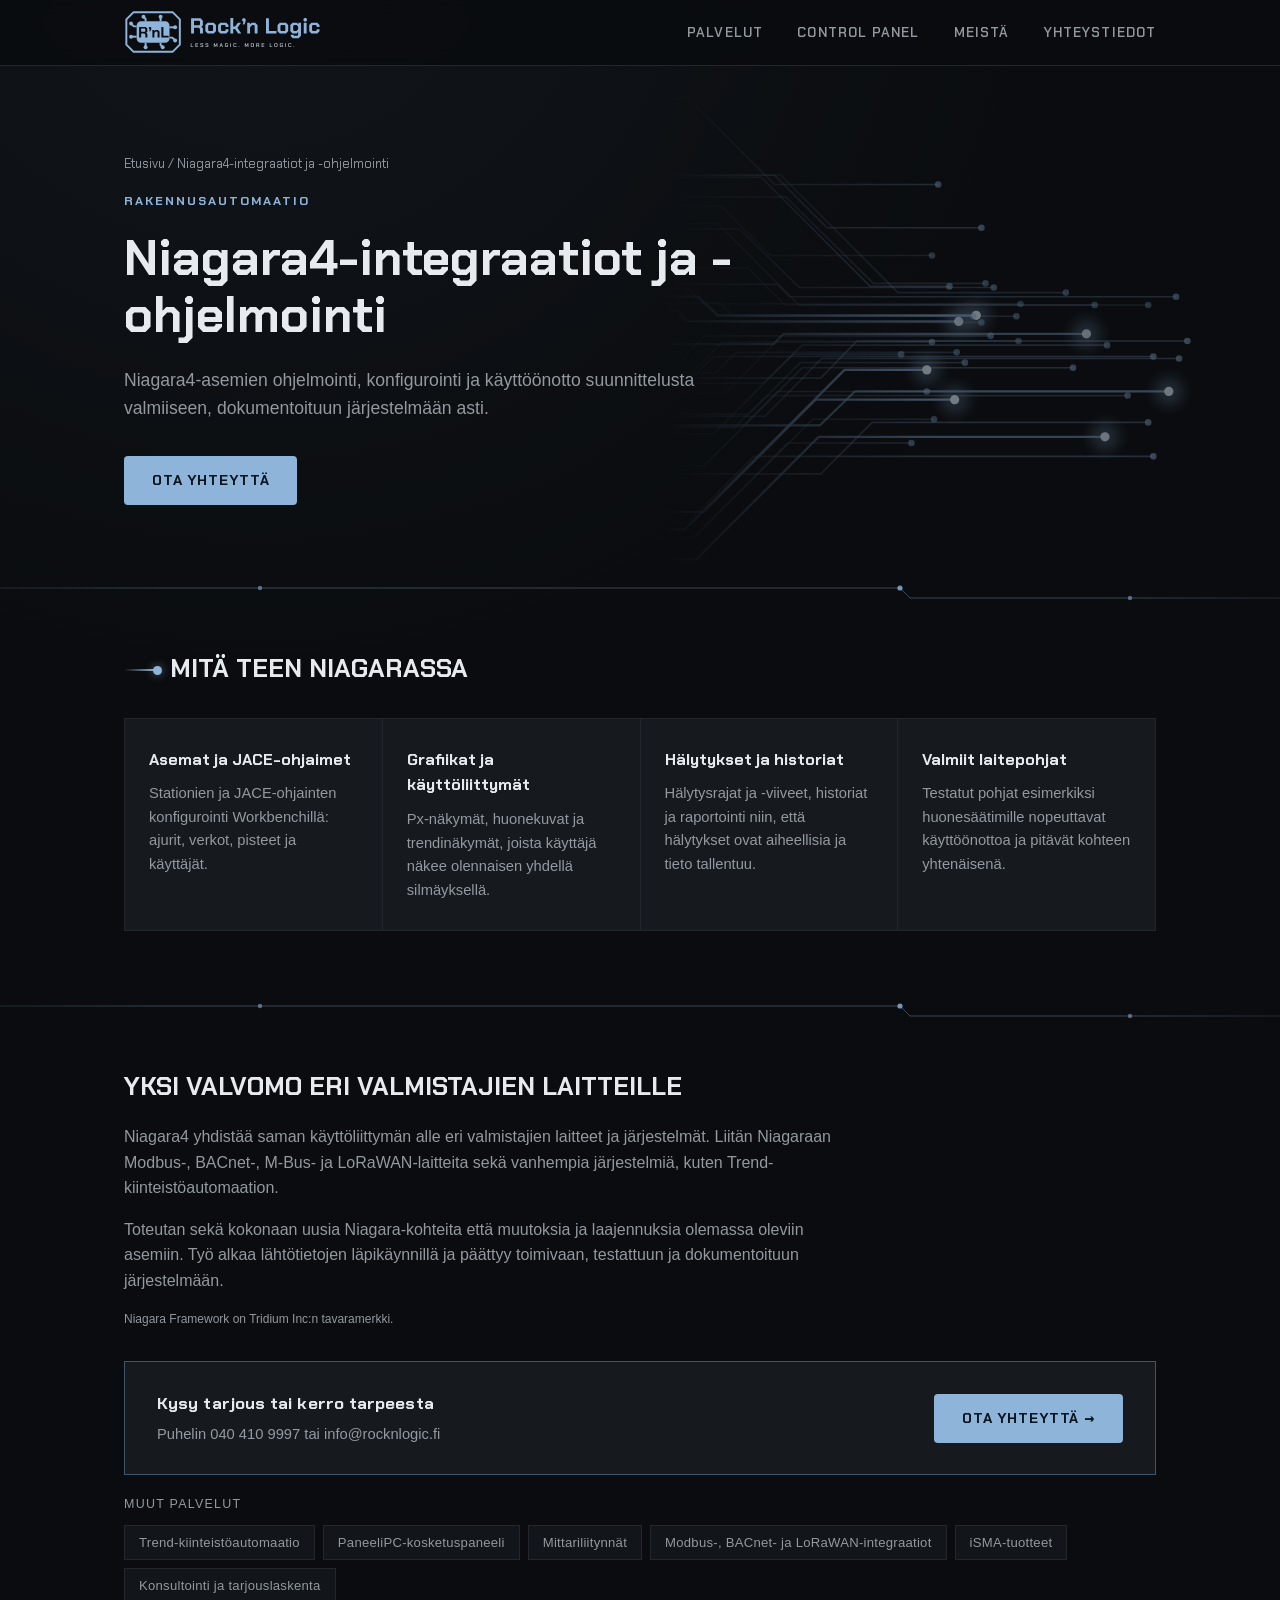
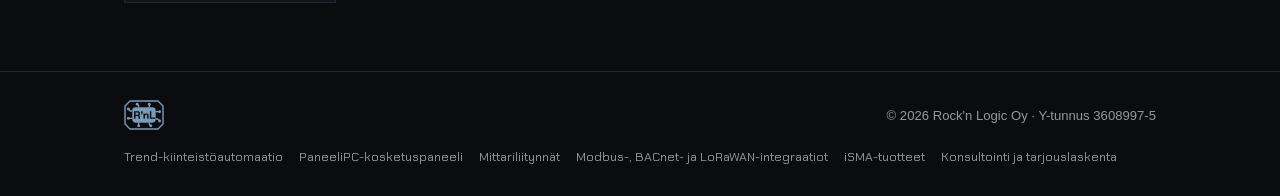
<file: niagara.html>
<!doctype html>
<html lang="fi">
<head>
<meta charset="utf-8">
<meta name="viewport" content="width=device-width, initial-scale=1">
<title>Niagara4-integraatiot ja -ohjelmointi | Rock&#x27;n Logic Oy</title>
<meta name="description" content="Niagara4-ohjelmointi, JACE-asemat, Px-grafiikat, hälytykset ja historiat sekä Modbus-, BACnet-, M-Bus- ja LoRaWAN-laitteiden integrointi Niagaraan.">
<link rel="canonical" href="https://rocknlogic.fi/niagara">
<meta name="theme-color" content="#0a0c0f">
<meta property="og:type" content="website">
<meta property="og:site_name" content="Rock'n Logic Oy">
<meta property="og:locale" content="fi_FI">
<meta property="og:title" content="Niagara4-integraatiot ja -ohjelmointi | Rock&#x27;n Logic Oy">
<meta property="og:description" content="Niagara4-ohjelmointi, JACE-asemat, Px-grafiikat, hälytykset ja historiat sekä Modbus-, BACnet-, M-Bus- ja LoRaWAN-laitteiden integrointi Niagaraan.">
<meta property="og:url" content="https://rocknlogic.fi/niagara">
<link rel="icon" href="/favicon.ico?v=3" sizes="any">
<link rel="icon" type="image/svg+xml" href="/favicon.svg?v=3">
<link rel="icon" type="image/png" sizes="48x48" href="/favicon-48.png?v=3">
<link rel="apple-touch-icon" sizes="180x180" href="/apple-touch-icon.png?v=3">
<link rel="stylesheet" href="/rnl.css">
<script type="application/ld+json">
{
 "@context": "https://schema.org",
 "@graph": [
  {
   "@type": "Service",
   "name": "Niagara4-integraatiot",
   "serviceType": "Niagara4-integraatiot",
   "description": "Niagara4-ohjelmointi, JACE-asemat, Px-grafiikat, hälytykset ja historiat sekä Modbus-, BACnet-, M-Bus- ja LoRaWAN-laitteiden integrointi Niagaraan.",
   "url": "https://rocknlogic.fi/niagara",
   "areaServed": "FI",
   "provider": {
    "@type": "Organization",
    "name": "Rock'n Logic Oy",
    "url": "https://rocknlogic.fi/",
    "telephone": "+358404109997",
    "email": "info@rocknlogic.fi"
   }
  },
  {
   "@type": "BreadcrumbList",
   "itemListElement": [
    {
     "@type": "ListItem",
     "position": 1,
     "name": "Etusivu",
     "item": "https://rocknlogic.fi/"
    },
    {
     "@type": "ListItem",
     "position": 2,
     "name": "Niagara4-integraatiot ja -ohjelmointi",
     "item": "https://rocknlogic.fi/niagara"
    }
   ]
  }
 ]
}
</script>
<script defer src="https://cloud.umami.is/script.js" data-website-id="42bd64be-528b-48d9-8e58-5ce0d96f5cec"></script>
</head>
<body>
<a class="skip-link" href="#main-content">Siirry sisältöön</a>
<header>
  <div class="wrap">
    <a class="logo" href="/">
      <img class="logo-tunnus" src="/rnl-tunnus.svg" alt="Rock'n Logic. Less magic. More logic." width="190" height="44">
    </a>
    <nav aria-label="Päävalikko">
      <a href="/#palvelut">Palvelut</a>
      <a href="/#paneelipc" class="nav-cp">Control Panel</a>
      <a href="/#meista" class="nav-meista">Meistä</a>
      <a href="/#yhteystiedot">Yhteystiedot</a>
    </nav>
  </div>
</header>
<main id="main-content">
<section class="hero">
  <img class="hero-kuvio hero-kuvio-kevyt" src="/rnl-johtimet.svg" alt="" aria-hidden="true">
  <div class="wrap">
    <div class="hero-content">
      <p class="crumbs"><a href="/">Etusivu</a> / Niagara4-integraatiot ja -ohjelmointi</p>
      <p class="eyebrow">Rakennusautomaatio</p>
      <h1>Niagara4-integraatiot ja -ohjelmointi</h1>
      <p class="lede">Niagara4-asemien ohjelmointi, konfigurointi ja käyttöönotto suunnittelusta valmiiseen, dokumentoituun järjestelmään asti.</p>
      <a class="btn" href="/#yhteystiedot" data-umami-event="ota-yhteytta" data-umami-event-sijainti="niagara">Ota yhteyttä</a>
    </div>
  </div>
</section>
<section>
  <div class="wrap">
    <h2>Mitä teen Niagarassa</h2>
    <div class="grid" style="margin-top:28px">
      <div class="card"><h3>Asemat ja JACE-ohjaimet</h3><p>Stationien ja JACE-ohjainten konfigurointi Workbenchillä: ajurit, verkot, pisteet ja käyttäjät.</p></div>
      <div class="card"><h3>Grafiikat ja käyttöliittymät</h3><p>Px-näkymät, huonekuvat ja trendinäkymät, joista käyttäjä näkee olennaisen yhdellä silmäyksellä.</p></div>
      <div class="card"><h3>Hälytykset ja historiat</h3><p>Hälytysrajat ja -viiveet, historiat ja raportointi niin, että hälytykset ovat aiheellisia ja tieto tallentuu.</p></div>
      <div class="card"><h3>Valmiit laitepohjat</h3><p>Testatut pohjat esimerkiksi huonesäätimille nopeuttavat käyttöönottoa ja pitävät kohteen yhtenäisenä.</p></div>
    </div>
  </div>
</section>
<section>
  <div class="wrap">
    <div class="prose">
      <h2>Yksi valvomo eri valmistajien laitteille</h2>
      <p>Niagara4 yhdistää saman käyttöliittymän alle eri valmistajien laitteet ja järjestelmät. Liitän Niagaraan Modbus-, BACnet-, M-Bus- ja LoRaWAN-laitteita sekä vanhempia järjestelmiä, kuten Trend-kiinteistöautomaation.</p>
      <p>Toteutan sekä kokonaan uusia Niagara-kohteita että muutoksia ja laajennuksia olemassa oleviin asemiin. Työ alkaa lähtötietojen läpikäynnillä ja päättyy toimivaan, testattuun ja dokumentoituun järjestelmään.</p>
      <p class="tm-note">Niagara Framework on Tridium Inc:n tavaramerkki.</p>
    </div>
    <div class="inline-cta">
      <div>
        <h3>Kysy tarjous tai kerro tarpeesta</h3>
        <p>Puhelin 040 410 9997 tai info@rocknlogic.fi</p>
      </div>
      <a class="btn" href="/#yhteystiedot" data-umami-event="ota-yhteytta" data-umami-event-sijainti="niagara-cta">Ota yhteyttä →</a>
    </div>
    <p class="tag-heading">Muut palvelut</p>
    <div class="tag-row"><a class="tag" href="/trend">Trend-kiinteistöautomaatio</a><a class="tag" href="/paneelipc">PaneeliPC-kosketuspaneeli</a><a class="tag" href="/mittariliitynnat">Mittariliitynnät</a><a class="tag" href="/integraatiot">Modbus-, BACnet- ja LoRaWAN-integraatiot</a><a class="tag" href="/isma">iSMA-tuotteet</a><a class="tag" href="/konsultointi">Konsultointi ja tarjouslaskenta</a></div>
  </div>
</section>
</main>
<footer>
  <div class="wrap">
    <img class="logo-merkki footer-merkki" src="/rnl-merkki.svg" alt="R'nL" width="40" height="30">
    <span>© 2026 Rock'n Logic Oy · Y-tunnus 3608997-5</span>
    <nav class="footer-links" aria-label="Palvelusivut"><a href="/trend">Trend-kiinteistöautomaatio</a><a href="/paneelipc">PaneeliPC-kosketuspaneeli</a><a href="/mittariliitynnat">Mittariliitynnät</a><a href="/integraatiot">Modbus-, BACnet- ja LoRaWAN-integraatiot</a><a href="/isma">iSMA-tuotteet</a><a href="/konsultointi">Konsultointi ja tarjouslaskenta</a></nav>
  </div>
</footer>
<script>
  var header=document.querySelector('header');
  window.addEventListener('scroll',function(){header.classList.toggle('scrolled',window.scrollY>8);},{passive:true});
</script>
</body>
</html>
</file>
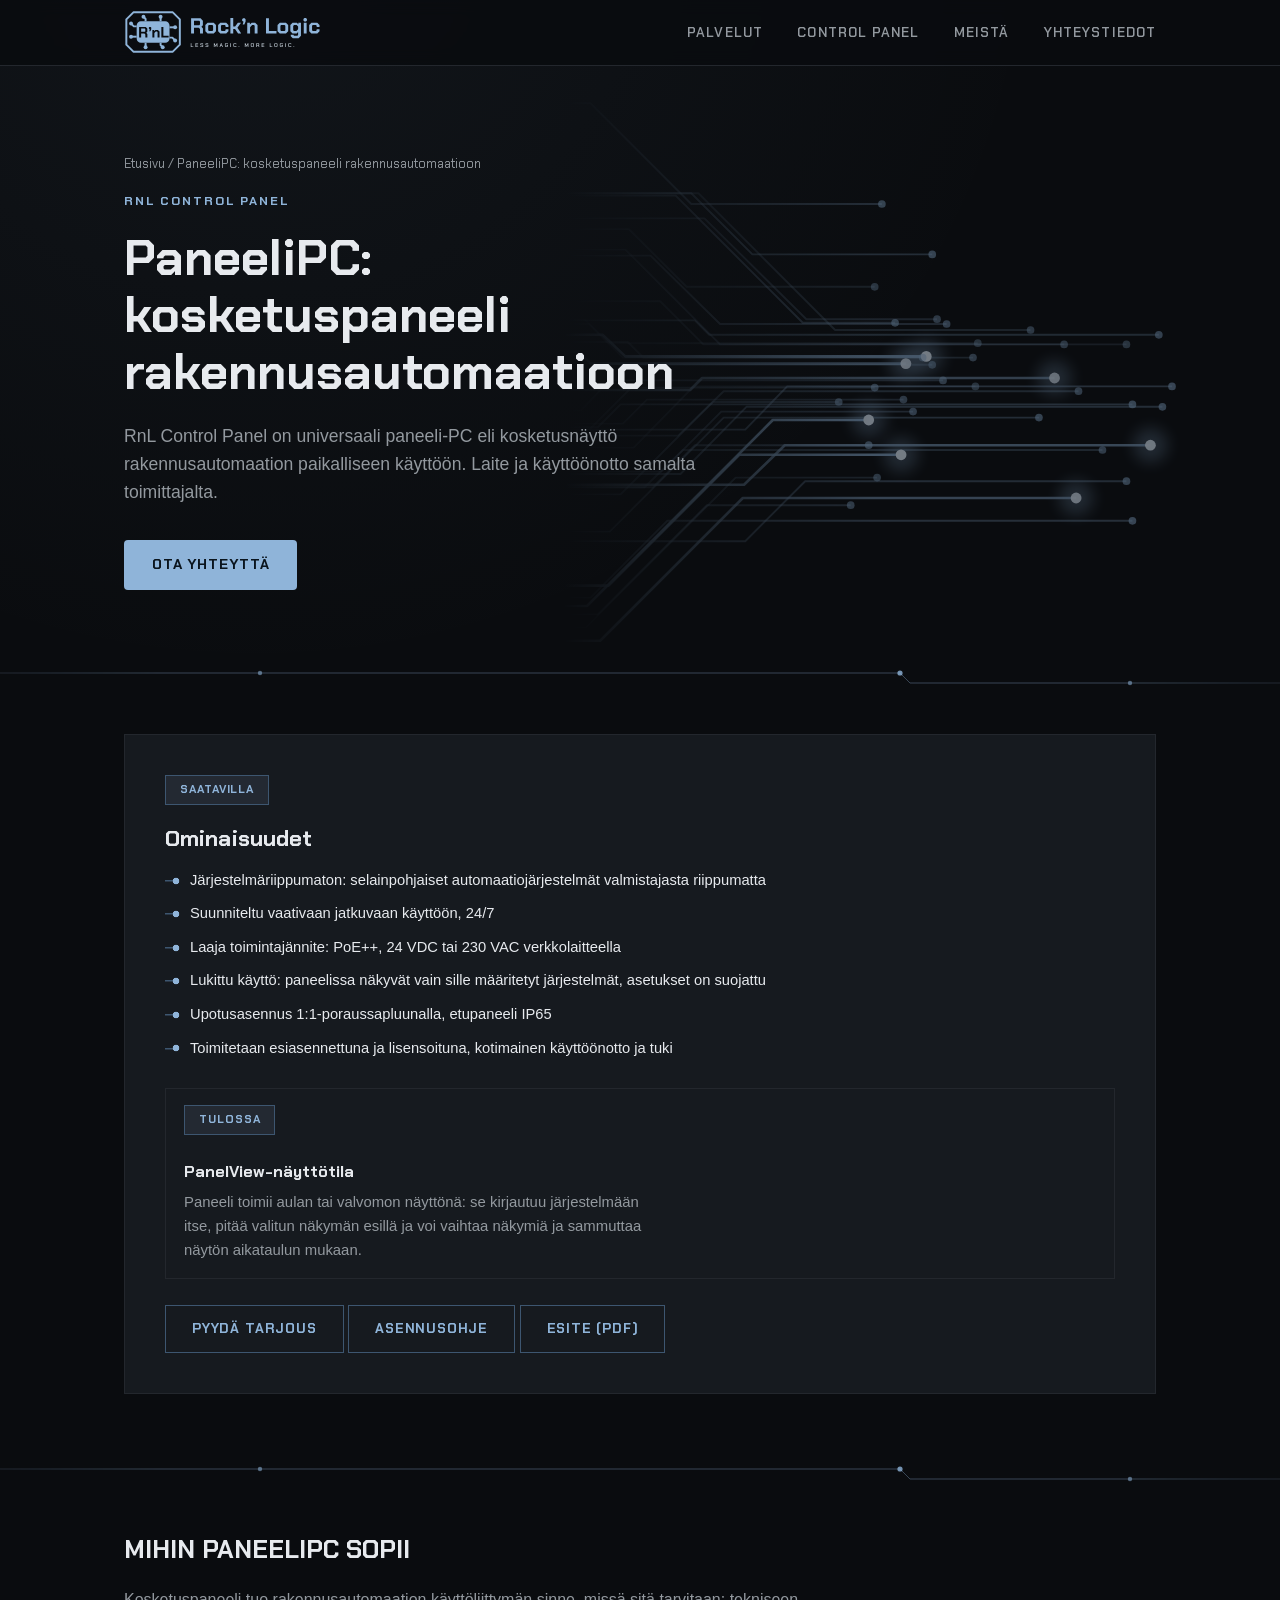
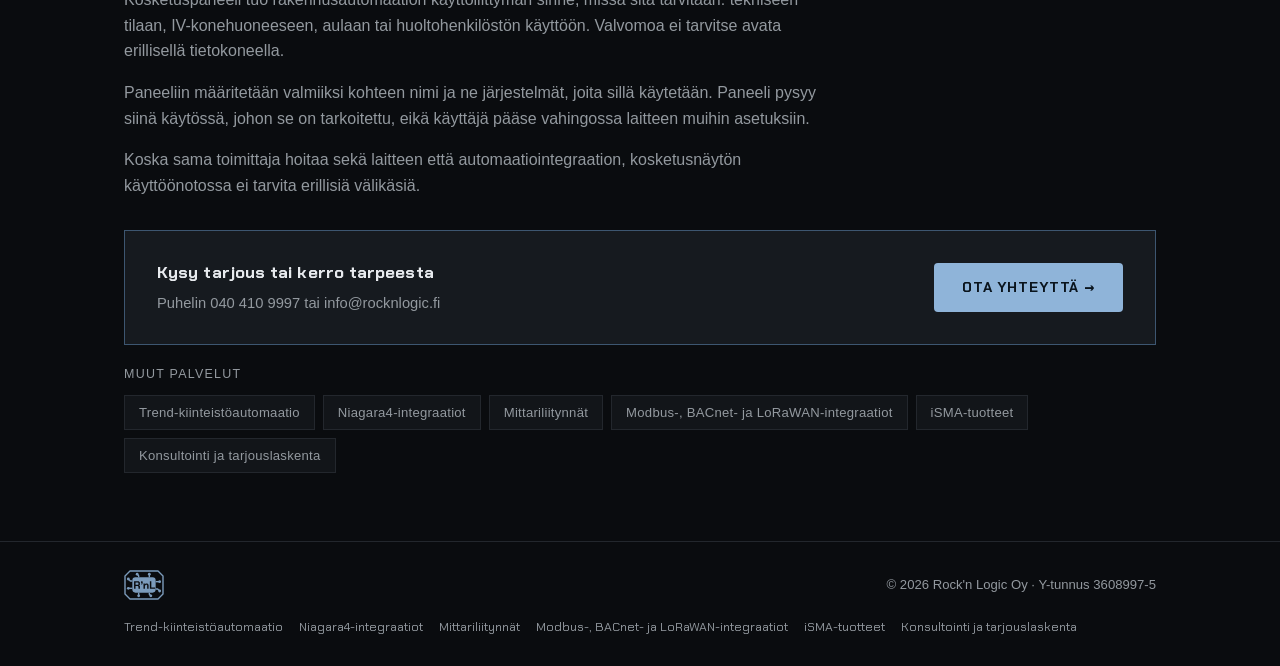
<file: paneelipc.html>
<!doctype html>
<html lang="fi">
<head>
<meta charset="utf-8">
<meta name="viewport" content="width=device-width, initial-scale=1">
<title>PaneeliPC: kosketuspaneeli ja kosketusnäyttö rakennusautomaatioon | RnL Control Panel</title>
<meta name="description" content="RnL Control Panel on universaali PaneeliPC eli kosketuspaneeli rakennusautomaatioon. PoE-kosketusnäyttö toimitetaan esikonfiguroituna, ja se toimii yleisimpien automaatiojärjestelmien kanssa.">
<link rel="canonical" href="https://rocknlogic.fi/paneelipc">
<meta name="theme-color" content="#0a0c0f">
<meta property="og:type" content="website">
<meta property="og:site_name" content="Rock'n Logic Oy">
<meta property="og:locale" content="fi_FI">
<meta property="og:title" content="PaneeliPC: kosketuspaneeli ja kosketusnäyttö rakennusautomaatioon | RnL Control Panel">
<meta property="og:description" content="RnL Control Panel on universaali PaneeliPC eli kosketuspaneeli rakennusautomaatioon. PoE-kosketusnäyttö toimitetaan esikonfiguroituna, ja se toimii yleisimpien automaatiojärjestelmien kanssa.">
<meta property="og:url" content="https://rocknlogic.fi/paneelipc">
<link rel="icon" href="/favicon.ico?v=3" sizes="any">
<link rel="icon" type="image/svg+xml" href="/favicon.svg?v=3">
<link rel="icon" type="image/png" sizes="48x48" href="/favicon-48.png?v=3">
<link rel="apple-touch-icon" sizes="180x180" href="/apple-touch-icon.png?v=3">
<link rel="stylesheet" href="/rnl.css">
<script type="application/ld+json">
{
 "@context": "https://schema.org",
 "@graph": [
  {
   "@type": "Service",
   "name": "PaneeliPC-kosketuspaneeli",
   "serviceType": "PaneeliPC-kosketuspaneeli",
   "description": "RnL Control Panel on universaali PaneeliPC eli kosketuspaneeli rakennusautomaatioon. PoE-kosketusnäyttö toimitetaan esikonfiguroituna, ja se toimii yleisimpien automaatiojärjestelmien kanssa.",
   "url": "https://rocknlogic.fi/paneelipc",
   "areaServed": "FI",
   "provider": {
    "@type": "Organization",
    "name": "Rock'n Logic Oy",
    "url": "https://rocknlogic.fi/",
    "telephone": "+358404109997",
    "email": "info@rocknlogic.fi"
   }
  },
  {
   "@type": "BreadcrumbList",
   "itemListElement": [
    {
     "@type": "ListItem",
     "position": 1,
     "name": "Etusivu",
     "item": "https://rocknlogic.fi/"
    },
    {
     "@type": "ListItem",
     "position": 2,
     "name": "PaneeliPC: kosketuspaneeli rakennusautomaatioon",
     "item": "https://rocknlogic.fi/paneelipc"
    }
   ]
  }
 ]
}
</script>
<script defer src="https://cloud.umami.is/script.js" data-website-id="42bd64be-528b-48d9-8e58-5ce0d96f5cec"></script>
<style>.tulossa{margin:6px 0 26px;padding:16px 18px;border:1px solid var(--border,#23272d);background:var(--card,#161a1f);}.tulossa h3{margin:8px 0 6px;font-size:1rem;}.tulossa p{margin:0;color:var(--text-dim,#93999f);font-size:.93rem;}.cp-kuva{width:100%;height:auto;display:block;}</style>
</head>
<body>
<a class="skip-link" href="#main-content">Siirry sisältöön</a>
<header>
  <div class="wrap">
    <a class="logo" href="/">
      <img class="logo-tunnus" src="/rnl-tunnus.svg" alt="Rock'n Logic. Less magic. More logic." width="190" height="44">
    </a>
    <nav aria-label="Päävalikko">
      <a href="/#palvelut">Palvelut</a>
      <a href="/#paneelipc" class="nav-cp">Control Panel</a>
      <a href="/#meista" class="nav-meista">Meistä</a>
      <a href="/#yhteystiedot">Yhteystiedot</a>
    </nav>
  </div>
</header>
<main id="main-content">
<section class="hero">
  <img class="hero-kuvio hero-kuvio-kevyt" src="/rnl-johtimet.svg" alt="" aria-hidden="true">
  <div class="wrap">
    <div class="hero-content">
      <p class="crumbs"><a href="/">Etusivu</a> / PaneeliPC: kosketuspaneeli rakennusautomaatioon</p>
      <p class="eyebrow">RnL Control Panel</p>
      <h1>PaneeliPC: kosketuspaneeli rakennusautomaatioon</h1>
      <p class="lede">RnL Control Panel on universaali paneeli-PC eli kosketusnäyttö rakennusautomaation paikalliseen käyttöön. Laite ja käyttöönotto samalta toimittajalta.</p>
      <a class="btn" href="/#yhteystiedot" data-umami-event="ota-yhteytta" data-umami-event-sijainti="paneelipc">Ota yhteyttä</a>
    </div>
  </div>
</section>
<section>
  <div class="wrap">
    <div class="product" style="grid-template-columns:1fr">
      <div>
        <span class="badge">Saatavilla</span>
        <h2>Ominaisuudet</h2>
        <ul class="feature-list"><li>Järjestelmäriippumaton: selainpohjaiset automaatiojärjestelmät valmistajasta riippumatta</li><li>Suunniteltu vaativaan jatkuvaan käyttöön, 24/7</li><li>Laaja toimintajännite: PoE++, 24 VDC tai 230 VAC verkkolaitteella</li><li>Lukittu käyttö: paneelissa näkyvät vain sille määritetyt järjestelmät, asetukset on suojattu</li><li>Upotusasennus 1:1-poraussapluunalla, etupaneeli IP65</li><li>Toimitetaan esiasennettuna ja lisensoituna, kotimainen käyttöönotto ja tuki</li></ul><div class="tulossa"><span class="badge">Tulossa</span><h3>PanelView-näyttötila</h3><p>Paneeli toimii aulan tai valvomon näyttönä: se kirjautuu järjestelmään itse, pitää valitun näkymän esillä ja voi vaihtaa näkymiä ja sammuttaa näytön aikataulun mukaan.</p></div>
        <a class="btn-outline" href="/#yhteystiedot" data-umami-event="control-panel-kiinnostus" data-umami-event-sijainti="paneelipc-sivu">Pyydä tarjous</a> <a class="btn-outline" href="/kayttoonotto" data-umami-event="control-panel-ohje" data-umami-event-sijainti="paneelipc-sivu">Asennusohje</a> <a class="btn-outline" href="/rnl-control-panel-esite.pdf" target="_blank" rel="noopener" data-umami-event="control-panel-esite" data-umami-event-sijainti="paneelipc-sivu">Esite (PDF)</a>
      </div>
    </div>
  </div>
</section>
<section>
  <div class="wrap">
    <div class="prose">
      <h2>Mihin PaneeliPC sopii</h2>
      <p>Kosketuspaneeli tuo rakennusautomaation käyttöliittymän sinne, missä sitä tarvitaan: tekniseen tilaan, IV-konehuoneeseen, aulaan tai huoltohenkilöstön käyttöön. Valvomoa ei tarvitse avata erillisellä tietokoneella.</p>
      <p>Paneeliin määritetään valmiiksi kohteen nimi ja ne järjestelmät, joita sillä käytetään. Paneeli pysyy siinä käytössä, johon se on tarkoitettu, eikä käyttäjä pääse vahingossa laitteen muihin asetuksiin.</p>
      <p>Koska sama toimittaja hoitaa sekä laitteen että automaatiointegraation, kosketusnäytön käyttöönotossa ei tarvita erillisiä välikäsiä.</p>
    </div>
    <div class="inline-cta">
      <div>
        <h3>Kysy tarjous tai kerro tarpeesta</h3>
        <p>Puhelin 040 410 9997 tai info@rocknlogic.fi</p>
      </div>
      <a class="btn" href="/#yhteystiedot" data-umami-event="ota-yhteytta" data-umami-event-sijainti="paneelipc-cta">Ota yhteyttä →</a>
    </div>
    <p class="tag-heading">Muut palvelut</p>
    <div class="tag-row"><a class="tag" href="/trend">Trend-kiinteistöautomaatio</a><a class="tag" href="/niagara">Niagara4-integraatiot</a><a class="tag" href="/mittariliitynnat">Mittariliitynnät</a><a class="tag" href="/integraatiot">Modbus-, BACnet- ja LoRaWAN-integraatiot</a><a class="tag" href="/isma">iSMA-tuotteet</a><a class="tag" href="/konsultointi">Konsultointi ja tarjouslaskenta</a></div>
  </div>
</section>
</main>
<footer>
  <div class="wrap">
    <img class="logo-merkki footer-merkki" src="/rnl-merkki.svg" alt="R'nL" width="40" height="30">
    <span>© 2026 Rock'n Logic Oy · Y-tunnus 3608997-5</span>
    <nav class="footer-links" aria-label="Palvelusivut"><a href="/trend">Trend-kiinteistöautomaatio</a><a href="/niagara">Niagara4-integraatiot</a><a href="/mittariliitynnat">Mittariliitynnät</a><a href="/integraatiot">Modbus-, BACnet- ja LoRaWAN-integraatiot</a><a href="/isma">iSMA-tuotteet</a><a href="/konsultointi">Konsultointi ja tarjouslaskenta</a></nav>
  </div>
</footer>
<script>
  var header=document.querySelector('header');
  window.addEventListener('scroll',function(){header.classList.toggle('scrolled',window.scrollY>8);},{passive:true});
</script>
</body>
</html>
</file>
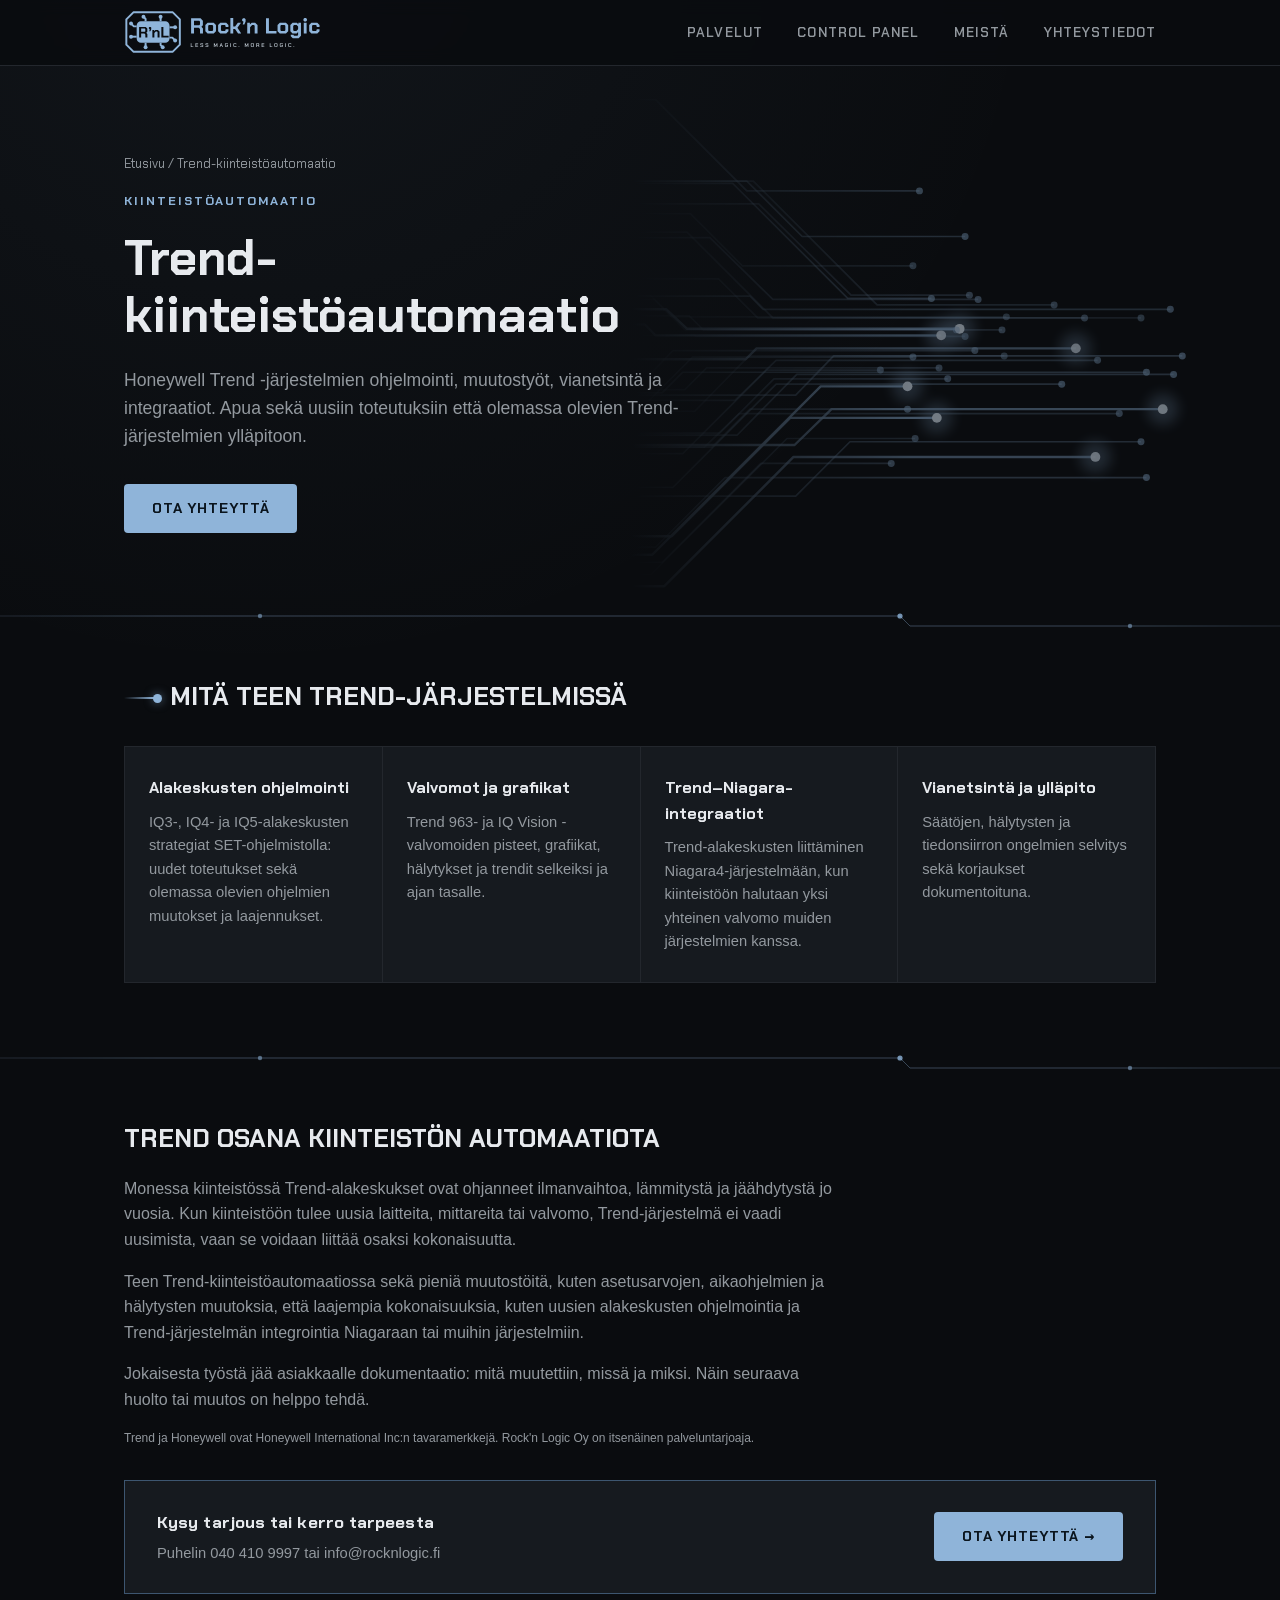
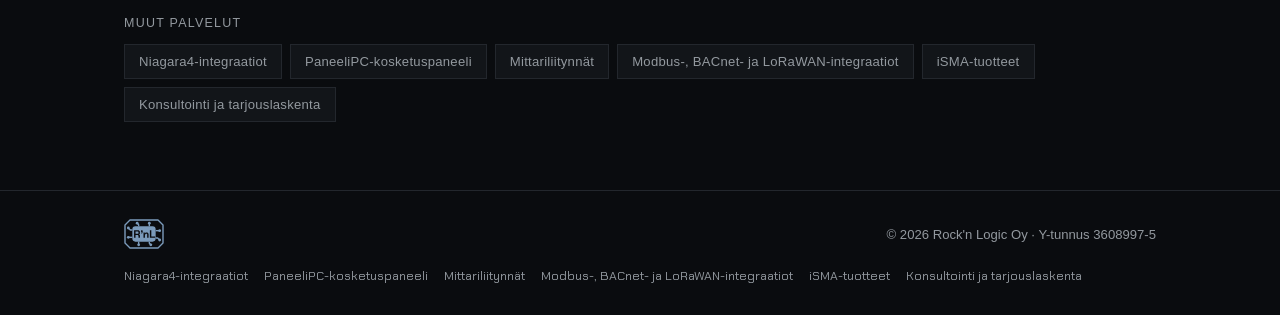
<file: trend.html>
<!doctype html>
<html lang="fi">
<head>
<meta charset="utf-8">
<meta name="viewport" content="width=device-width, initial-scale=1">
<title>Trend-kiinteistöautomaatio: ohjelmointi, muutostyöt ja integraatiot | Rock&#x27;n Logic Oy</title>
<meta name="description" content="Trend-kiinteistöautomaation (Honeywell Trend) ohjelmointi, muutostyöt, vianetsintä ja integraatiot Niagaraan. IQ3-, IQ4- ja IQ5-alakeskukset, SET, 963 ja IQ Vision.">
<link rel="canonical" href="https://rocknlogic.fi/trend">
<meta name="theme-color" content="#0a0c0f">
<meta property="og:type" content="website">
<meta property="og:site_name" content="Rock'n Logic Oy">
<meta property="og:locale" content="fi_FI">
<meta property="og:title" content="Trend-kiinteistöautomaatio: ohjelmointi, muutostyöt ja integraatiot | Rock&#x27;n Logic Oy">
<meta property="og:description" content="Trend-kiinteistöautomaation (Honeywell Trend) ohjelmointi, muutostyöt, vianetsintä ja integraatiot Niagaraan. IQ3-, IQ4- ja IQ5-alakeskukset, SET, 963 ja IQ Vision.">
<meta property="og:url" content="https://rocknlogic.fi/trend">
<link rel="icon" href="/favicon.ico?v=3" sizes="any">
<link rel="icon" type="image/svg+xml" href="/favicon.svg?v=3">
<link rel="icon" type="image/png" sizes="48x48" href="/favicon-48.png?v=3">
<link rel="apple-touch-icon" sizes="180x180" href="/apple-touch-icon.png?v=3">
<link rel="stylesheet" href="/rnl.css">
<script type="application/ld+json">
{
 "@context": "https://schema.org",
 "@graph": [
  {
   "@type": "Service",
   "name": "Trend-kiinteistöautomaatio",
   "serviceType": "Trend-kiinteistöautomaatio",
   "description": "Trend-kiinteistöautomaation (Honeywell Trend) ohjelmointi, muutostyöt, vianetsintä ja integraatiot Niagaraan. IQ3-, IQ4- ja IQ5-alakeskukset, SET, 963 ja IQ Vision.",
   "url": "https://rocknlogic.fi/trend",
   "areaServed": "FI",
   "provider": {
    "@type": "Organization",
    "name": "Rock'n Logic Oy",
    "url": "https://rocknlogic.fi/",
    "telephone": "+358404109997",
    "email": "info@rocknlogic.fi"
   }
  },
  {
   "@type": "BreadcrumbList",
   "itemListElement": [
    {
     "@type": "ListItem",
     "position": 1,
     "name": "Etusivu",
     "item": "https://rocknlogic.fi/"
    },
    {
     "@type": "ListItem",
     "position": 2,
     "name": "Trend-kiinteistöautomaatio",
     "item": "https://rocknlogic.fi/trend"
    }
   ]
  }
 ]
}
</script>
<script defer src="https://cloud.umami.is/script.js" data-website-id="42bd64be-528b-48d9-8e58-5ce0d96f5cec"></script>
</head>
<body>
<a class="skip-link" href="#main-content">Siirry sisältöön</a>
<header>
  <div class="wrap">
    <a class="logo" href="/">
      <img class="logo-tunnus" src="/rnl-tunnus.svg" alt="Rock'n Logic. Less magic. More logic." width="190" height="44">
    </a>
    <nav aria-label="Päävalikko">
      <a href="/#palvelut">Palvelut</a>
      <a href="/#paneelipc" class="nav-cp">Control Panel</a>
      <a href="/#meista" class="nav-meista">Meistä</a>
      <a href="/#yhteystiedot">Yhteystiedot</a>
    </nav>
  </div>
</header>
<main id="main-content">
<section class="hero">
  <img class="hero-kuvio hero-kuvio-kevyt" src="/rnl-johtimet.svg" alt="" aria-hidden="true">
  <div class="wrap">
    <div class="hero-content">
      <p class="crumbs"><a href="/">Etusivu</a> / Trend-kiinteistöautomaatio</p>
      <p class="eyebrow">Kiinteistöautomaatio</p>
      <h1>Trend-kiinteistöautomaatio</h1>
      <p class="lede">Honeywell Trend -järjestelmien ohjelmointi, muutostyöt, vianetsintä ja integraatiot. Apua sekä uusiin toteutuksiin että olemassa olevien Trend-järjestelmien ylläpitoon.</p>
      <a class="btn" href="/#yhteystiedot" data-umami-event="ota-yhteytta" data-umami-event-sijainti="trend">Ota yhteyttä</a>
    </div>
  </div>
</section>
<section>
  <div class="wrap">
    <h2>Mitä teen Trend-järjestelmissä</h2>
    <div class="grid" style="margin-top:28px">
      <div class="card"><h3>Alakeskusten ohjelmointi</h3><p>IQ3-, IQ4- ja IQ5-alakeskusten strategiat SET-ohjelmistolla: uudet toteutukset sekä olemassa olevien ohjelmien muutokset ja laajennukset.</p></div>
      <div class="card"><h3>Valvomot ja grafiikat</h3><p>Trend 963- ja IQ Vision -valvomoiden pisteet, grafiikat, hälytykset ja trendit selkeiksi ja ajan tasalle.</p></div>
      <div class="card"><h3>Trend–Niagara-integraatiot</h3><p>Trend-alakeskusten liittäminen Niagara4-järjestelmään, kun kiinteistöön halutaan yksi yhteinen valvomo muiden järjestelmien kanssa.</p></div>
      <div class="card"><h3>Vianetsintä ja ylläpito</h3><p>Säätöjen, hälytysten ja tiedonsiirron ongelmien selvitys sekä korjaukset dokumentoituna.</p></div>
    </div>
  </div>
</section>
<section>
  <div class="wrap">
    <div class="prose">
      <h2>Trend osana kiinteistön automaatiota</h2>
      <p>Monessa kiinteistössä Trend-alakeskukset ovat ohjanneet ilmanvaihtoa, lämmitystä ja jäähdytystä jo vuosia. Kun kiinteistöön tulee uusia laitteita, mittareita tai valvomo, Trend-järjestelmä ei vaadi uusimista, vaan se voidaan liittää osaksi kokonaisuutta.</p>
      <p>Teen Trend-kiinteistöautomaatiossa sekä pieniä muutostöitä, kuten asetusarvojen, aikaohjelmien ja hälytysten muutoksia, että laajempia kokonaisuuksia, kuten uusien alakeskusten ohjelmointia ja Trend-järjestelmän integrointia Niagaraan tai muihin järjestelmiin.</p>
      <p>Jokaisesta työstä jää asiakkaalle dokumentaatio: mitä muutettiin, missä ja miksi. Näin seuraava huolto tai muutos on helppo tehdä.</p>
      <p class="tm-note">Trend ja Honeywell ovat Honeywell International Inc:n tavaramerkkejä. Rock&#x27;n Logic Oy on itsenäinen palveluntarjoaja.</p>
    </div>
    <div class="inline-cta">
      <div>
        <h3>Kysy tarjous tai kerro tarpeesta</h3>
        <p>Puhelin 040 410 9997 tai info@rocknlogic.fi</p>
      </div>
      <a class="btn" href="/#yhteystiedot" data-umami-event="ota-yhteytta" data-umami-event-sijainti="trend-cta">Ota yhteyttä →</a>
    </div>
    <p class="tag-heading">Muut palvelut</p>
    <div class="tag-row"><a class="tag" href="/niagara">Niagara4-integraatiot</a><a class="tag" href="/paneelipc">PaneeliPC-kosketuspaneeli</a><a class="tag" href="/mittariliitynnat">Mittariliitynnät</a><a class="tag" href="/integraatiot">Modbus-, BACnet- ja LoRaWAN-integraatiot</a><a class="tag" href="/isma">iSMA-tuotteet</a><a class="tag" href="/konsultointi">Konsultointi ja tarjouslaskenta</a></div>
  </div>
</section>
</main>
<footer>
  <div class="wrap">
    <img class="logo-merkki footer-merkki" src="/rnl-merkki.svg" alt="R'nL" width="40" height="30">
    <span>© 2026 Rock'n Logic Oy · Y-tunnus 3608997-5</span>
    <nav class="footer-links" aria-label="Palvelusivut"><a href="/niagara">Niagara4-integraatiot</a><a href="/paneelipc">PaneeliPC-kosketuspaneeli</a><a href="/mittariliitynnat">Mittariliitynnät</a><a href="/integraatiot">Modbus-, BACnet- ja LoRaWAN-integraatiot</a><a href="/isma">iSMA-tuotteet</a><a href="/konsultointi">Konsultointi ja tarjouslaskenta</a></nav>
  </div>
</footer>
<script>
  var header=document.querySelector('header');
  window.addEventListener('scroll',function(){header.classList.toggle('scrolled',window.scrollY>8);},{passive:true});
</script>
</body>
</html>
</file>
<file: rnl.css>
:root{
    --bg:#0a0c0f;
    --bg-alt:#121519;
    --card:#161a1f;
    --text:#e7eaee;
    --text-dim:#93999f;
    --accent:#8fb4d9;
    --accent-dim:#3d5670;
    --silver-1:#f2f4f6;
    --silver-2:#aeb6bd;
    --silver-3:#767e86;
    --border:#23272d;
    --maxw:1080px;
  }
  *{box-sizing:border-box;}
  html{scroll-behavior:smooth;}
  body{
    margin:0;
    background:
      radial-gradient(ellipse at 20% -10%, rgba(143,180,217,0.06), transparent 55%),
      var(--bg);
    background-attachment:fixed;
    color:var(--text);
    font-family:-apple-system,BlinkMacSystemFont,"Segoe UI",Roboto,Helvetica,Arial,sans-serif;
    line-height:1.6;
    -webkit-font-smoothing:antialiased;
    overflow-x:hidden;
  }
  a{color:var(--accent);}
  .wrap{max-width:var(--maxw);margin:0 auto;padding:0 24px;position:relative;}

  .metal{
    background:linear-gradient(180deg, var(--silver-1) 0%, var(--silver-2) 55%, var(--silver-3) 100%);
    -webkit-background-clip:text;background-clip:text;color:transparent;
  }

  header{
    position:sticky;top:0;z-index:10;
    background:rgba(10,12,15,0.88);
    backdrop-filter:blur(8px);
    border-bottom:1px solid transparent;
    transition:border-color .3s ease, box-shadow .3s ease;
  }
  header.scrolled{
    border-bottom-color:var(--border);
    box-shadow:0 8px 24px rgba(0,0,0,0.35);
  }
  header .wrap{
    display:flex;align-items:center;justify-content:space-between;
    padding-top:10px;padding-bottom:10px;
  }
  .logo{
    display:flex;align-items:center;gap:10px;text-decoration:none;flex-shrink:0;
  }
  .logo{transition:opacity .15s ease;}
  .logo:hover{opacity:0.85;}
  .logo-mark{
    font-size:1.6rem;font-weight:900;letter-spacing:0.01em;line-height:1;
    font-family:-apple-system,BlinkMacSystemFont,"Segoe UI",Roboto,Helvetica,Arial,sans-serif;
  }
  .tagline{
    color:var(--text-dim);font-size:0.7rem;font-style:italic;white-space:nowrap;
    letter-spacing:0.02em;padding-left:10px;margin-left:2px;
    border-left:1px solid var(--border);
  }
  .tagline-break{display:none;}
  @media (max-width:640px){
    .logo{flex-direction:column;align-items:flex-start;gap:1px;}
    .tagline{padding-left:0;margin-left:0;border-left:none;}
    .tagline-break{display:inline;}
  }
  nav a{
    position:relative;
    color:var(--text-dim);text-decoration:none;font-size:0.85rem;
    margin-left:30px;transition:color .15s;
    padding-bottom:4px;
    text-transform:uppercase;letter-spacing:0.08em;font-weight:600;
  }
  nav a::after{
    content:"";position:absolute;left:0;bottom:0;height:1px;width:0;
    background:var(--accent);transition:width .25s ease;
  }
  nav a:hover{color:var(--accent);}
  nav a:hover::after{width:100%;}

  .hero{padding:88px 0 76px;position:relative;overflow:hidden;}
  .hero-content{position:relative;z-index:1;}
  .hero-logo-bg{
    position:absolute;top:50%;left:50%;transform:translate(-50%,-50%);
    height:520px;width:auto;
    opacity:0.06;filter:grayscale(0.35);
    pointer-events:none;z-index:0;
  }
  @media (max-width:860px){
    .hero-logo-bg{height:320px;opacity:0.05;}
  }
  .eyebrow{
    color:var(--accent);text-transform:uppercase;letter-spacing:0.16em;
    font-size:0.78rem;font-weight:700;margin:0 0 18px;
    opacity:0;transform:translateY(14px);
    animation:fadeUp .7s ease forwards;
  }
  h1{
    font-size:clamp(2rem,4.5vw,3.1rem);
    line-height:1.14;margin:0 0 22px;font-weight:800;letter-spacing:-0.005em;
    opacity:0;transform:translateY(14px);
    animation:fadeUp .7s ease forwards;animation-delay:.1s;
  }
  .lede{
    font-size:1.1rem;color:var(--text-dim);max-width:620px;margin:0 0 34px;
    opacity:0;transform:translateY(14px);
    animation:fadeUp .7s ease forwards;animation-delay:.2s;
  }
  .hero .btn, .hero .btn-outline{
    opacity:0;transform:translateY(14px);
    animation:fadeUp .7s ease forwards;animation-delay:.3s;
  }
  .hero-secondary{margin-left:14px;}
  @media (max-width:520px){
    .hero-secondary{margin-left:0;margin-top:12px;}
  }
  @keyframes fadeUp{to{opacity:1;transform:translateY(0);}}
  .btn{
    display:inline-block;background:var(--accent);color:#0a141d;
    padding:13px 28px;border-radius:4px;text-decoration:none;
    font-weight:700;font-size:0.9rem;text-transform:uppercase;letter-spacing:0.06em;
    transition:transform .15s ease, background .15s ease, box-shadow .15s ease;
  }
  .btn:hover{background:#a9c7e6;transform:translateY(-2px);box-shadow:0 10px 24px rgba(143,180,217,0.2);}

  section{padding:68px 0;border-top:1px solid var(--border);}
  h2{
    font-size:1.6rem;margin:0 0 8px;font-weight:800;letter-spacing:0.01em;
    text-transform:uppercase;
  }
  .section-intro{color:var(--text-dim);margin:0 0 40px;max-width:600px;}

  .grid{
    display:grid;grid-template-columns:repeat(auto-fit,minmax(240px,1fr));
    gap:1px;background:var(--border);border:1px solid var(--border);
  }
  .card{
    background:var(--card);
    padding:28px 24px;
    transition:background .25s ease;
    position:relative;
  }
  .card:hover{background:#191d23;}
  .card h3{margin:0 0 10px;font-size:1rem;font-weight:700;color:var(--text);}
  .card p{margin:0;color:var(--text-dim);font-size:0.92rem;}
  .card-wide{grid-column:1/-1;display:flex;align-items:center;gap:20px;}
  .card-wide .icon{margin-bottom:0;flex:none;}
  .card-wide h3{margin:0 0 6px;}
  @media (max-width:560px){
    .card-wide{flex-direction:column;align-items:flex-start;}
  }
  .card .icon{
    width:34px;height:34px;margin-bottom:16px;
    color:var(--accent);
  }
  .card .icon svg{width:100%;height:100%;}
  .step-num{color:var(--accent);font-weight:800;font-size:0.85rem;letter-spacing:0.06em;margin-bottom:14px;}

  .reveal{
    opacity:0;transform:translateY(28px);
    transition:opacity .6s ease, transform .6s ease;
  }
  .reveal.visible{opacity:1;transform:translateY(0);}

  .product{
    display:grid;grid-template-columns:1.1fr 0.9fr;gap:40px;align-items:center;
    background:var(--card);border:1px solid var(--border);
    padding:40px;
  }
  .badge{
    display:inline-block;background:rgba(143,180,217,0.1);color:var(--accent);
    border:1px solid var(--accent-dim);
    padding:5px 14px;font-size:0.72rem;font-weight:700;letter-spacing:0.08em;
    text-transform:uppercase;margin-bottom:16px;
  }
  .product h2{font-size:1.4rem;margin:0 0 12px;font-weight:800;letter-spacing:0.005em;text-transform:none;}
  .product p{color:var(--text-dim);margin:0 0 20px;max-width:480px;}
  .feature-list{list-style:none;margin:0 0 28px;padding:0;display:grid;gap:10px;}
  .feature-list li{
    display:flex;align-items:center;gap:10px;color:var(--text);font-size:0.92rem;
  }
  .feature-list li::before{
    content:"";width:5px;height:5px;background:var(--accent);flex:none;
    transform:rotate(45deg);
  }
  .btn-outline{
    display:inline-block;background:transparent;color:var(--accent);
    border:1px solid var(--accent-dim);padding:12px 26px;
    text-decoration:none;font-weight:700;font-size:0.85rem;
    text-transform:uppercase;letter-spacing:0.06em;
    transition:background .2s ease, transform .2s ease, border-color .2s ease;
  }
  .btn-outline:hover{background:rgba(143,180,217,0.08);transform:translateY(-2px);border-color:var(--accent);}
  .product-visual{
    aspect-ratio:4/3;
    background:var(--bg-alt);
    border:1px solid var(--border);
    display:flex;align-items:center;justify-content:center;
    position:relative;overflow:hidden;
  }
  .product-visual::before{
    content:"";position:absolute;inset:0;
    background-image:
      linear-gradient(rgba(255,255,255,0.035) 1px, transparent 1px),
      linear-gradient(90deg, rgba(255,255,255,0.035) 1px, transparent 1px);
    background-size:22px 22px;
  }
  .product-visual span{
    position:relative;color:var(--text-dim);font-size:0.78rem;letter-spacing:0.1em;
    text-transform:uppercase;border:1px solid var(--border);padding:6px 12px;background:var(--bg);
  }

  .inline-cta{
    display:flex;flex-wrap:wrap;gap:24px;align-items:center;justify-content:space-between;
    background:var(--card);border:1px solid var(--accent-dim);
    padding:28px 32px;margin-top:32px;
  }
  .inline-cta h3{margin:0 0 6px;font-size:1.05rem;font-weight:800;letter-spacing:0.005em;}
  .inline-cta p{margin:0;color:var(--text-dim);font-size:0.92rem;}
  .inline-cta .btn{flex:none;}
  @media (max-width:560px){
    .inline-cta{flex-direction:column;align-items:flex-start;}
  }

  .about{display:grid;grid-template-columns:1fr;gap:16px;}
  .about p{color:var(--text-dim);margin:0 0 14px;max-width:680px;}
  .tag-heading{color:var(--text-dim);font-size:0.78rem;text-transform:uppercase;letter-spacing:0.1em;margin:20px 0 10px;}
  .tag-row{display:flex;flex-wrap:wrap;gap:8px;margin-top:0;}
  .tag{
    background:var(--bg-alt);border:1px solid var(--border);color:var(--text-dim);
    padding:6px 14px;font-size:0.82rem;letter-spacing:0.02em;
  }

  .contact-card{
    background:var(--card);border:1px solid var(--border);
    padding:36px 32px;display:flex;flex-wrap:wrap;gap:32px;justify-content:space-between;align-items:center;
  }
  .contact-item .label{color:var(--text-dim);font-size:0.78rem;text-transform:uppercase;letter-spacing:0.1em;margin-bottom:6px;}
  .contact-item .value{font-size:1.1rem;font-weight:700;}
  .contact-item a{color:var(--text);text-decoration:none;}
  .contact-item a:hover{color:var(--accent);}

  .contact-form{
    background:var(--card);border:1px solid var(--border);
    padding:32px;margin-top:24px;display:grid;gap:18px;
  }
  .hp-field{position:absolute;left:-9999px;width:1px;height:1px;opacity:0;}
  .form-row{display:grid;grid-template-columns:1fr 1fr;gap:18px;}
  @media (max-width:560px){.form-row{grid-template-columns:1fr;}}
  .form-field{display:flex;flex-direction:column;gap:8px;}
  .form-field label{
    color:var(--text-dim);font-size:0.78rem;text-transform:uppercase;letter-spacing:0.1em;
  }
  .form-field input, .form-field select, .form-field textarea{
    background:var(--bg-alt);border:1px solid var(--border);color:var(--text);
    padding:11px 14px;font-size:0.92rem;font-family:inherit;border-radius:2px;
  }
  .form-field input:focus, .form-field select:focus, .form-field textarea:focus{
    outline:none;border-color:var(--accent);
  }
  .form-field textarea{resize:vertical;}
  .contact-form .btn{border:none;cursor:pointer;justify-self:start;}
  .form-status{margin:0;font-size:0.88rem;min-height:1.2em;}
  .form-status.ok{color:#8fd9a8;}
  .form-status.err{color:#d98f8f;}
  .form-privacy{margin:0;color:var(--text-dim);font-size:0.78rem;}

  footer{
    border-top:1px solid var(--border);padding:28px 0;color:var(--text-dim);font-size:0.82rem;
  }
  footer .wrap{display:flex;justify-content:space-between;align-items:center;flex-wrap:wrap;gap:8px;}
  .footer-mark{font-size:1rem;opacity:0.75;}

  @media (prefers-reduced-motion:reduce){
    *{animation:none !important;transition:none !important;}
    .reveal{opacity:1;transform:none;}
  }

  a:focus-visible, button:focus-visible, input:focus-visible, textarea:focus-visible{
    outline:2px solid var(--accent);outline-offset:3px;
  }

  .skip-link{
    position:absolute;left:12px;top:-60px;z-index:100;
    background:var(--accent);color:#0a141d;
    padding:10px 18px;font-weight:700;font-size:0.85rem;
    text-decoration:none;transition:top .2s ease;
    border-radius:4px;
  }
  .skip-link:focus{top:12px;}

  @media (max-width:720px){
    .product{grid-template-columns:1fr;padding:28px;}
  }
  @media (max-width:560px){
    nav a{margin-left:14px;font-size:0.72rem;}
    .contact-card{flex-direction:column;align-items:flex-start;}
    section{padding:52px 0;}
    .hero{padding:60px 0 48px;}
  }

  /* Alasivut */
  .crumbs{font-size:0.8rem;color:var(--text-dim);margin:0 0 18px;}
  .crumbs a{color:var(--text-dim);text-decoration:none;}
  .crumbs a:hover{color:var(--accent);}
  .prose{max-width:720px;}
  .prose h2{margin:0 0 16px;}
  .prose p{color:var(--text-dim);margin:0 0 16px;}
  .prose .feature-list{margin-top:8px;}
  .tag-row a.tag{text-decoration:none;transition:color .15s,border-color .15s;}
  .tag-row a.tag:hover{color:var(--accent);border-color:var(--accent-dim);}
  .footer-links{display:flex;flex-wrap:wrap;gap:6px 16px;width:100%;margin-top:10px;}
  .footer-links a{color:var(--text-dim);text-decoration:none;font-size:0.78rem;}
  .footer-links a:hover{color:var(--accent);}
  .footer-links a{margin-left:0;padding-bottom:0;text-transform:none;letter-spacing:0;font-weight:400;}
  .footer-links a::after{display:none;}
  .tm-note{color:var(--silver-3);font-size:0.75rem;margin-top:24px;}

  /* Brändiuudistus 2026-11-15: R'nL-merkki ja johdinkuvio */
  .logo-merkki{height:42px;width:auto;display:block;}
  .logo-tunnus{height:44px;width:auto;display:block;}
  @media (max-width:640px){.logo-tunnus{height:36px;}
    header .wrap{flex-wrap:wrap;row-gap:8px;}
    header nav{width:100%;display:flex;flex-wrap:wrap;gap:4px 16px;}
    header nav a{margin-left:0;}}
  .footer-merkki{height:30px;opacity:.85;}
  .hero-kuvio{position:absolute;inset:0;width:100%;height:100%;object-fit:cover;object-position:right center;
    pointer-events:none;z-index:0;}
  .hero-kuvio-kevyt{opacity:.5;}
  .hero-content{max-width:640px;}
  @media (max-width:860px){.hero-kuvio{opacity:.22;} .hero-kuvio:not(.hero-kuvio-kevyt){display:none;}}

  /* Brändielementit selaillessa (2026-11-15): logon muotokieli, johtimet ja solmut */
  section:not(.hero){border-top:none;background:url(/rnl-erotin.svg) top center/1600px 24px no-repeat;}
  section:not(.hero) > .wrap > h2{position:relative;padding-left:46px;}
  section:not(.hero) > .wrap > h2::before{content:"";position:absolute;left:0;top:50%;width:31px;height:2px;
    background:linear-gradient(90deg,transparent,var(--accent));}
  section:not(.hero) > .wrap > h2::after{content:"";position:absolute;left:29px;top:50%;width:9px;height:9px;
    margin-top:-3.5px;border-radius:50%;background:var(--accent);box-shadow:0 0 10px rgba(143,180,217,.55);}
  .card::before{content:"";position:absolute;left:0;top:0;height:2px;width:0;background:var(--accent);
    transition:width .35s ease;}
  .card::after{content:"";position:absolute;left:52px;top:-3px;width:8px;height:8px;border-radius:50%;
    background:var(--accent);box-shadow:0 0 12px rgba(143,180,217,.7);opacity:0;transition:opacity .2s ease .25s;}
  .card:hover::before{width:56px;}
  .card:hover::after{opacity:1;}
  .feature-list li::before{width:15px;height:8px;transform:none;
    background:radial-gradient(circle at 11px 50%,var(--accent) 0 3px,transparent 3.6px),
      linear-gradient(var(--accent-dim),var(--accent-dim)) left center/9px 1.5px no-repeat;}
  @media (prefers-reduced-motion:reduce){.card::before,.card::after{transition:none;}}

  /* Brändifontti Chakra Petch (OFL, 2026-11-18): otsikot, valikko, painikkeet ja tunnisteet. Leipäteksti järjestelmäfontilla. */
  @font-face{font-family:"Chakra Petch";src:url(/fontit/ChakraPetch-Regular.woff) format("woff");font-weight:400;font-display:swap;}
  @font-face{font-family:"Chakra Petch";src:url(/fontit/ChakraPetch-SemiBold.woff) format("woff");font-weight:600;font-display:swap;}
  @font-face{font-family:"Chakra Petch";src:url(/fontit/ChakraPetch-Bold.woff) format("woff");font-weight:700 900;font-display:swap;}
  h1,h2,h3,.eyebrow,nav a,.btn,.btn-outline,.badge,.step-num,.contact-item .label,.contact-item .value,.crumbs,
  .valinta strong,.nro{font-family:"Chakra Petch",-apple-system,BlinkMacSystemFont,"Segoe UI",Roboto,Arial,sans-serif;}
  h1,h2{letter-spacing:0;}
</file>
